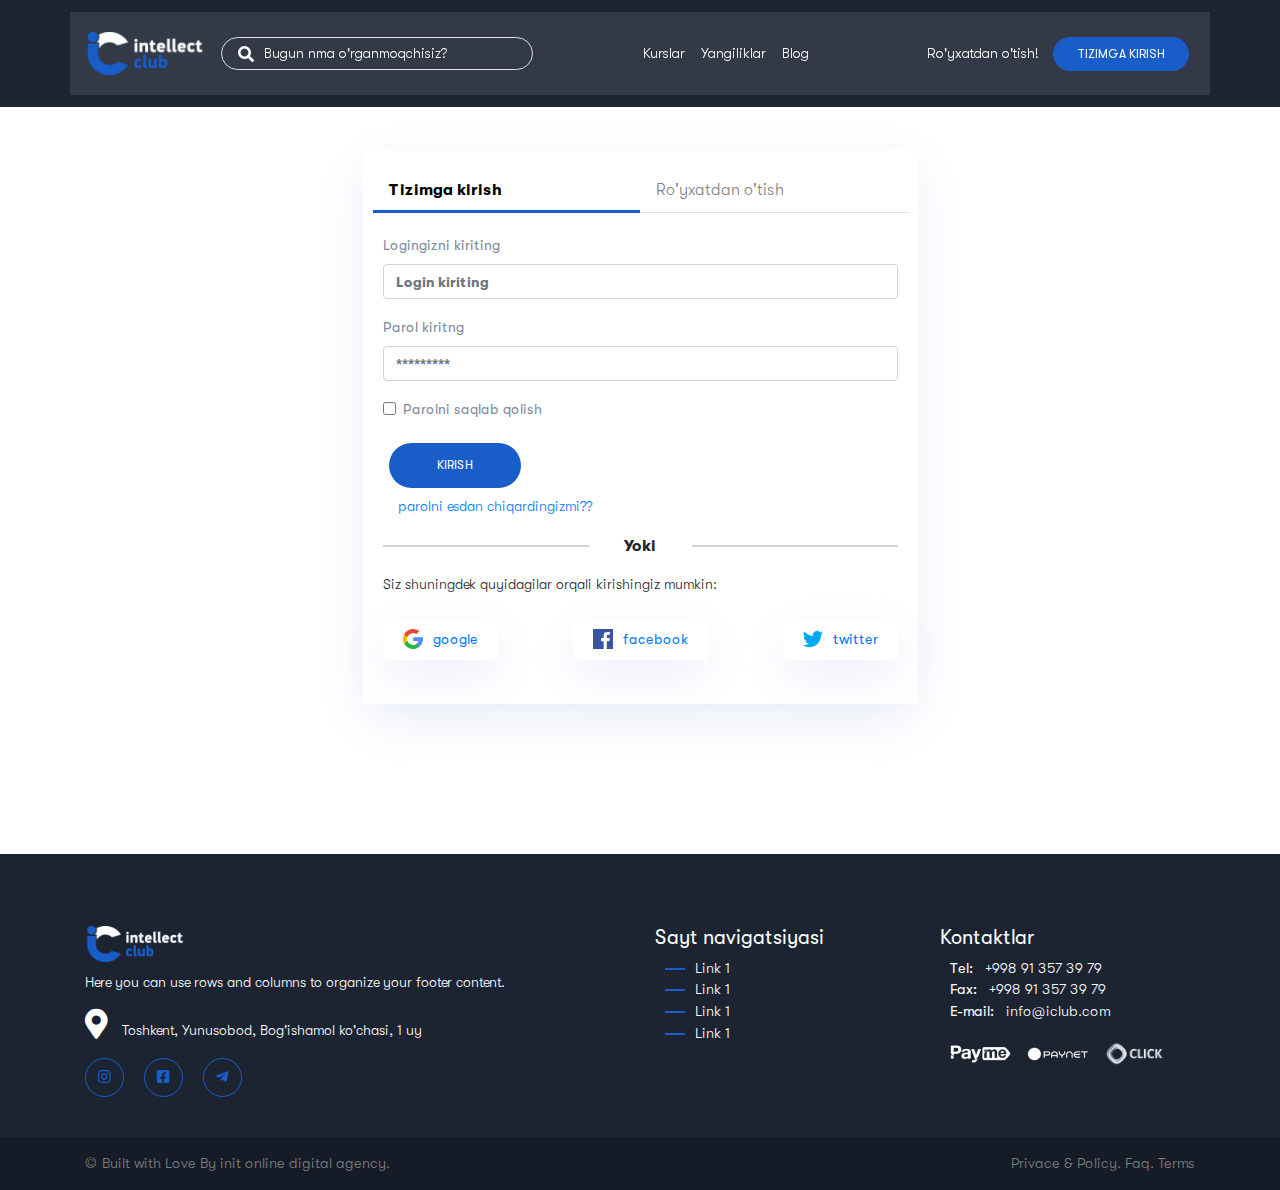
<file: enter.html>
<!DOCTYPE html>
<html lang="en">

<head>
    <meta charset="UTF-8">
    <meta name="viewport" content="width=device-width, initial-scale=1, shrink-to-fit=no">
    <meta http-equiv="x-ua-compatible" content="ie=edge">
    <title>Material Design for Bootstrap</title>
    <!-- MDB icon -->
    <link rel="icon" href="img/mdb-favicon.ico" type="image/x-icon">
    <!-- Font Awesome -->
    <link rel="stylesheet" href="https://use.fontawesome.com/releases/v5.11.2/css/all.css">
    <link rel="stylesheet" href="https://use.fontawesome.com/releases/v5.14.0/css/all.css"
        integrity="sha384-HzLeBuhoNPvSl5KYnjx0BT+WB0QEEqLprO+NBkkk5gbc67FTaL7XIGa2w1L0Xbgc" crossorigin="anonymous">
    <!-- Google Fonts Roboto -->
    <link rel="stylesheet" href="https://fonts.googleapis.com/css?family=Roboto:300,400,500,700&display=swap">
    <!-- Bootstrap core CSS -->
    <link rel="stylesheet" href="css/bootstrap.min.css">
    <!-- Material Design Bootstrap -->
    <link rel="stylesheet" href="css/mdb.min.css">

    <!-- Owl carousel -->
    <link rel="stylesheet" href="https://cdnjs.cloudflare.com/ajax/libs/OwlCarousel2/2.3.4/assets/owl.carousel.min.css"
        integrity="sha512-tS3S5qG0BlhnQROyJXvNjeEM4UpMXHrQfTGmbQ1gKmelCxlSEBUaxhRBj/EFTzpbP4RVSrpEikbmdJobCvhE3g=="
        crossorigin="anonymous" />
    <link rel="stylesheet" href="https://cdnjs.cloudflare.com/ajax/libs/OwlCarousel2/2.3.4/assets/owl.theme.default.css"
        integrity="sha512-OTcub78R3msOCtY3Tc6FzeDJ8N9qvQn1Ph49ou13xgA9VsH9+LRxoFU6EqLhW4+PKRfU+/HReXmSZXHEkpYoOA=="
        crossorigin="anonymous" />


    <!-- Your custom styles (optional) -->
    <link rel="stylesheet" href="css/style.css">
    <link rel="stylesheet" href="font/font/stylesheet.css">


</head>

<body>


    <div class="enter">

        <div class="header-section mb-5">

            <!-- Navbar -->
            <nav class="navbar fixed-top navbar-expand-lg navbar-dark scrolling-navbar wow fadeInDown">
                <div class="container inner-box" id="nav-inner-box">

                    <!-- Brand -->
                    <a class="navbar-brand" href="#!" target="_blank">

                        <img src="./img/logo_icon/logo_icon@2x.png" alt="logo">
                    </a>

                    <!-- Collapse -->
                    <button class="navbar-toggler" type="button" data-toggle="collapse"
                        data-target="#navbarSupportedContent" aria-controls="navbarSupportedContent"
                        aria-expanded="false" aria-label="Toggle navigation">
                        <i class="fas fa-bars"></i>
                    </button>

                    <!-- Links -->
                    <div class="collapse navbar-collapse" id="navbarSupportedContent">

                        <!-- Left -->
                        <ul class="navbar-nav mr-auto">
                            <li class="nav-item border search-box   border-light rounded-pill pl-3 pr-5">

                                <form action="#!">
                                    <i class="fa fa-search"></i>
                                    <input type="text" placeholder="Bugun nma o'rganmoqchisiz?">
                                </form>


                        </ul>

                        <!-- Right -->
                        <ul class="navbar-nav m-auto ">

                            <li class="nav-item  d-flex justify-content-center">
                                <a class="nav-link" href="/allCourses.html">Kurslar</a>
                            </li>
                            <li class="nav-item  d-flex justify-content-center">
                                <a class="nav-link" href="/allnews.html">Yangiliklar</a>
                            </li>
                            <li class="nav-item  d-flex justify-content-center">
                                <a class="nav-link" href="/backend.html">Blog</a>
                            </li>
                        </ul>
                        <ul class="navbar-nav ml-auto d-flex align-items-center justify-content-end mr-0 pr-0">
                            </li>
                            <li class="nav-item">
                                <a class="nav-link" href="/enter.html">Ro'yxatdan o'tish!</a>
                            </li>
                            <li class="nav-item">
                                <a class="nav-link btn btn-indigo rounded-pill pr-4 pl-4 pt-2 pb-2 "
                                    href="/enter.html">Tizimga
                                    kirish</a>
                            </li>

                        </ul>

                    </div>

                </div>
            </nav>
            <!-- Navbar -->




        </div>


        <div class="container main-box wow zoomIn">
            <div class="col-sm-12 col-md-8 col-lg-6 item-box">
                <ul class="nav nav-tabs" id="myTab" role="tablist">
                    <li class="nav-item">
                        <a class="nav-link active" id="home-tab" data-toggle="tab" href="#home" role="tab"
                            aria-controls="home" aria-selected="true">Tizimga kirish</a>
                    </li>
                    <li class="nav-item">
                        <a class="nav-link" id="profile-tab" data-toggle="tab" href="#profile" role="tab"
                            aria-controls="profile" aria-selected="false">Ro'yxatdan o'tish</a>
                    </li>

                </ul>
                <div class="tab-content" id="myTabContent">
                    <div class="tab-pane fade show active left-item" id="home" role="tabpanel"
                        aria-labelledby="home-tab">

                        <form action="#!" class="needs-validation" novalidate>


                            <div class="col mb-3 p-0">
                                <label for="login">Logingizni kiriting</label>
                                <input type="text" class="form-control" id="login" placeholder="Login kiriting"
                                    required>
                                <div class="valid-feedback">
                                    Looks good!
                                </div>
                            </div>
                            <div class="col mb-3 p-0">
                                <label for="pass">Parol kiritng</label>
                                <input type="password" class="form-control" id="pass" placeholder="*********" required>
                                <div class="valid-feedback">
                                    Looks good!
                                </div>
                            </div>
                            <div class="form-group">
                                <div class="form-check">
                                    <input class="form-check-input" type="checkbox" value="" id="invalidCheck">
                                    <label class="form-check-label" for="invalidCheck">
                                        Parolni saqlab qolish
                                    </label>
                                    <div class="invalid-feedback">
                                        You must agree before submitting.
                                    </div>
                                </div>
                            </div>
                            <button type="submit"
                                class="btn btn-indigo rounded-pill px-5 text-uppercase">kirish</button>
                            <div class="col">
                                <a href="#!">parolni esdan chiqardingizmi??</a>
                            </div>

                            <div class="my-3 line-or">
                                <span></span>
                                <div>Yoki</div>
                                <span></span>
                            </div>

                            <p>Siz shuningdek quyidagilar orqali kirishingiz mumkin:</p>

                            <ul class="col sot-box my-4">
                                <li> <a href="#!"><img src="./img/пщщпду.svg" alt="google"> google</a></li>
                                <li> <a href="#!"><img src="./img/facebook.svg" alt="facebook"> facebook</a></li>
                                <li> <a href="#!"><img src="./img/twitter.svg" alt="twitter"> twitter</a></li>
                            </ul>

                        </form>

                    </div>
                    <div class="tab-pane fade left-item" id="profile" role="tabpanel" aria-labelledby="profile-tab">


                        <form action="#!" class="needs-validation" novalidate>
                            <p class="mb-3"><b>Siz quyidagilar orqali kirishingiz mumkin:</b></p>

                            <ul class="col sot-box my-4">
                                <li> <a href="#!"><img src="./img/пщщпду.svg" alt="google"> google</a></li>
                                <li> <a href="#!"><img src="./img/facebook.svg" alt="facebook"> facebook</a></li>
                                <li> <a href="#!"><img src="./img/twitter.svg" alt="twitter"> twitter</a></li>
                            </ul>
                            <p class="under-item">Ijtimoiy tarmoqlardan foydalanish uchun ro'yxatdan o'tish minimal
                                vaqtni
                                oladi. Yangi parollarni yaratishingiz va eslab qolishingiz shart emas. Barcha
                                ma'lumotlar
                                sir saqlanadi.</p>
                            <div class="my-3 line-or">
                                <span></span>
                                <div>Yoki</div>
                                <span></span>
                            </div>
                            <p><b>Telefon raqamingiz yoki elektron pochtangiz yordamida ro'yxatdan o'ting</b></p>
                            <div class="row">
                                <div class="col-md-6 col-sm-12 mb-3">
                                    <label for="name">Ismingizni kiriting</label>
                                    <input type="text" class="form-control" id="name" placeholder="Ismingizni kiriting"
                                        required>
                                    <div class="valid-feedback">
                                        Looks good!
                                    </div>
                                </div>
                                <div class="col-md-6 col-sm-12 mb-3">
                                    <label for="s-name">Familiyangizni kiriting</label>
                                    <input type="text" class="form-control" id="s-name"
                                        placeholder="Familiyangizni kiriting" required>
                                    <div class="valid-feedback">
                                        Looks good!
                                    </div>
                                </div>
                            </div>

                            <div class="col p-0 mb-3">
                                <label for="tel">Telefon nomeringizni kiriting</label>
                                <input type="text" class="form-control" id="tel" inputmode="tel"
                                    placeholder="+ 998 (**) *** ** **" required>
                                <div class="valid-feedback">
                                    Looks good!
                                </div>
                            </div>

                            <div class="row mb-3">
                                <div class="col-md-6 col-sm-12">
                                    <label for="pass">Parol kiritng</label>
                                    <input type="password" class="form-control" id="pass" placeholder="*********"
                                        required>
                                    <div class="valid-feedback">
                                        Looks good!
                                    </div>
                                </div>
                                <div class="col-md-6 col-sm-12">
                                    <label for="repass">Parolni qayta kiritng</label>
                                    <input type="password" class="form-control" id="repass" placeholder="*********"
                                        required>
                                    <div class="valid-feedback">
                                        Looks good!
                                    </div>
                                </div>
                            </div>




                            <button type="submit"
                                class="btn btn-indigo rounded-pill px-5 text-uppercase">kirish</button>
                        </form>

                    </div>

                </div>
            </div>
        </div>




        <div class="footer wow fadeInUp">
            <!-- Footer -->
            <footer class="page-footer font-small unique-color-dark pt-4">

                <!-- Footer Links -->
                <div class="container text-center text-md-left">

                    <!-- Grid row -->
                    <div class="row py-5">

                        <!-- Grid column -->
                        <div class="col-md-6 mt-md-0 mt-3 one">

                            <!-- Content -->
                            <img src="./img/logo_icon/logo_icon@2x.png" alt="this is logo">


                            <p>Here you can use rows and columns to organize your footer content.</p>

                            <p><i class="fas fa-map-marker-alt"></i> Toshkent, Yunusobod, Bog'ishamol ko'chasi, 1 uy</p>

                            <ul>
                                <li>
                                    <a href="#!"><i class="fab fa-instagram"></i></a>
                                </li>
                                <li>
                                    <a href="#!"><i class="fab fa-facebook-square"></i></a>
                                </li>
                                <li><a href="#!"><i class="fab fa-telegram-plane"></i></a></li>
                            </ul>

                        </div>
                        <!-- Grid column -->

                        <hr class="clearfix w-100 d-md-none pb-3">

                        <!-- Grid column -->
                        <div class="col-md-3 mb-md-0 mb-3 two">

                            <!-- Links -->
                            <h5>Sayt navigatsiyasi</h5>

                            <ul class="list-unstyled">
                                <li>
                                    <a href="#!">
                                        <div></div>
                                        <p>Link 1</p>
                                    </a>
                                </li>
                                <li>
                                    <a href="#!">
                                        <div></div>
                                        <p>Link 1</p>
                                    </a>
                                </li>
                                <li>
                                    <a href="#!">
                                        <div></div>
                                        <p>Link 1</p>
                                    </a>
                                </li>
                                <li>
                                    <a href="#!">
                                        <div></div>
                                        <p>Link 1</p>
                                    </a>
                                </li>
                            </ul>

                        </div>
                        <!-- Grid column -->

                        <!-- Grid column -->
                        <div class="col-md-3 mb-md-0 mb-3 three">

                            <!-- Links -->
                            <h5>Kontaktlar </h5>

                            <ul class="list-unstyled">
                                <li>
                                    <a href="#!"> <b class="pr-2">Tel:</b> +998 91 357 39 79 </a>
                                </li>
                                <li>
                                    <a href="#!"> <b class="pr-2">Fax:</b> +998 91 357 39 79 </a>
                                </li>
                                <li>
                                    <a href="#!"> <b class="pr-2">E-mail:</b> info@iclub.com</a>
                                </li>
                                <li class="last pt-3">
                                    <a href="#!" class="mr-3">
                                        <img src="./img/paymi/BMq2jt7GhE7OyXm3JkFg@2x.png" alt="paymi">
                                    </a>
                                    <a href="#!" class="mr-3">
                                        <img src="./img/paynet/EsZ1oumdZX2GpyRxd7XH@2x.png" alt="paynet">
                                    </a>
                                    <a href="#!" class="mr-3">
                                        <img src="./img/ccccc/H3s2zhpLGXUtuXbfBBnU@2x.png" alt="click">
                                    </a>
                                </li>
                            </ul>

                        </div>
                        <!-- Grid column -->

                    </div>
                    <!-- Grid row -->

                </div>
                <!-- Footer Links -->

                <!-- Copyright -->
                <div class="footer-copyright py-3 under-footer">
                    <div class="container d-flex w-100  justify-content-between">
                        <p>© Built with Love By init online digital agency.</p>
                        <p>Privace & Policy. Faq. Terms</p>
                    </div>
                </div>
                <!-- Copyright -->

            </footer>
            <!-- Footer -->
        </div>

    </div>

    <!-- End your project here-->

    <!-- jQuery -->
    <script type="text/javascript" src="js/jquery.min.js"></script>
    <!-- Bootstrap tooltips -->
    <script type="text/javascript" src="js/popper.min.js"></script>
    <!-- Bootstrap core JavaScript -->
    <script type="text/javascript" src="js/bootstrap.min.js"></script>
    <!-- MDB core JavaScript -->
    <script type="text/javascript" src="js/mdb.min.js"></script>
    <!-- Owl js -->
    <script src="https://cdnjs.cloudflare.com/ajax/libs/OwlCarousel2/2.3.4/owl.carousel.min.js"
        integrity="sha512-bPs7Ae6pVvhOSiIcyUClR7/q2OAsRiovw4vAkX+zJbw3ShAeeqezq50RIIcIURq7Oa20rW2n2q+fyXBNcU9lrw=="
        crossorigin="anonymous"></script>
    <!-- Your custom scripts (optional) -->
    <script type="text/javascript" src="js/main.js"></script>
    <script>
        $( document ).ready( function () {
            new WOW().init();
        } );
    </script>

</body>

</html>
</file>
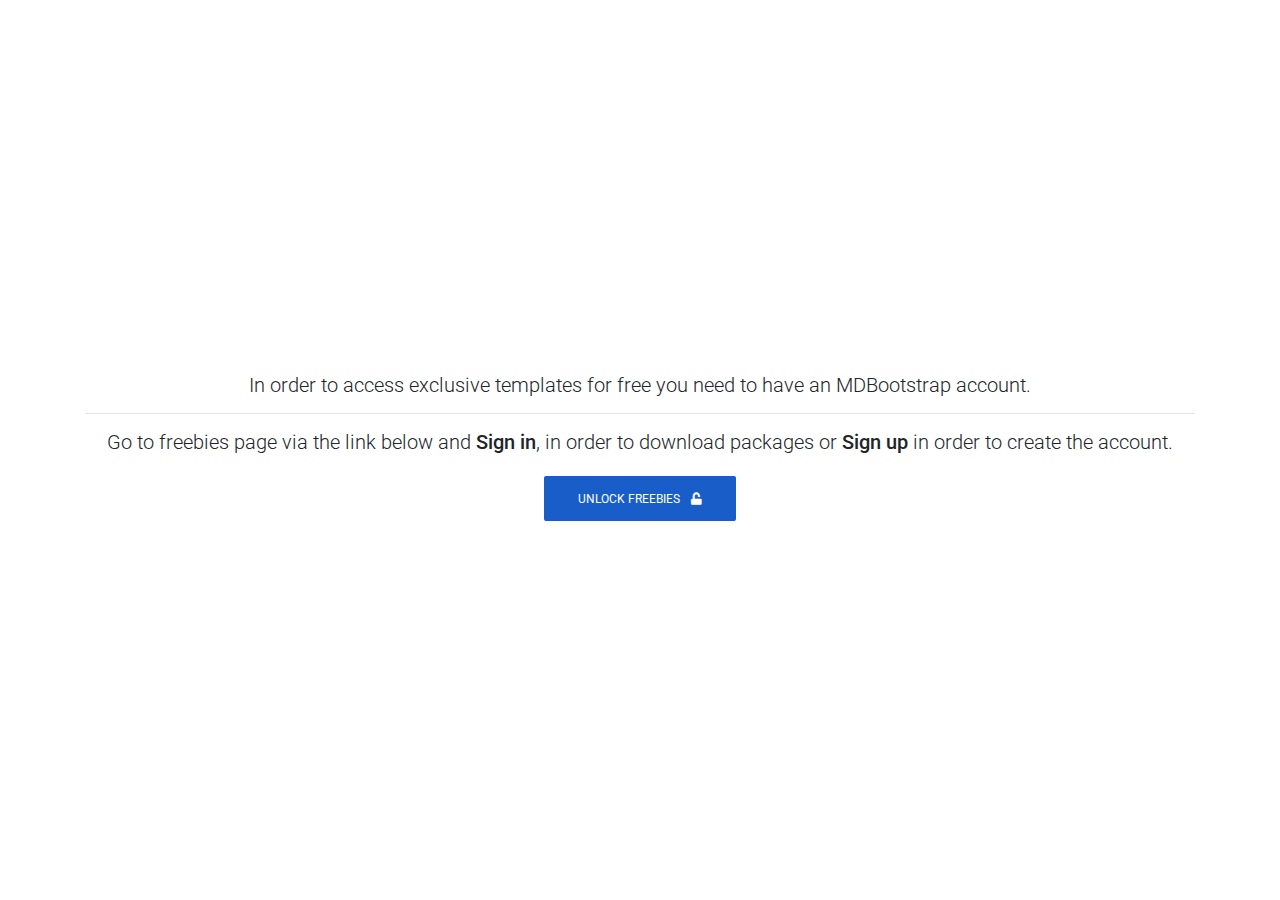
<file: exclusive-templates/unlock-exclusive-freebies.html>
<!DOCTYPE html>
<html lang="en">

<head>
  <meta charset="UTF-8">
  <meta name="viewport" content="width=device-width, initial-scale=1, shrink-to-fit=no">
  <meta http-equiv="x-ua-compatible" content="ie=edge">
  <title>Material Design for Bootstrap</title>
  <!-- MDB icon -->
  <link rel="icon" href="../img/mdb-favicon.ico" type="image/x-icon">
  <!-- Font Awesome -->
  <link rel="stylesheet" href="https://use.fontawesome.com/releases/v5.11.2/css/all.css">
  <!-- Google Fonts Roboto -->
  <link rel="stylesheet" href="https://fonts.googleapis.com/css?family=Roboto:300,400,500,700&display=swap">
  <!-- Bootstrap core CSS -->
  <link rel="stylesheet" href="../css/bootstrap.min.css">
  <!-- Material Design Bootstrap -->
  <link rel="stylesheet" href="../css/mdb.min.css">
  <!-- Your custom styles (optional) -->
  <link rel="stylesheet" href="../css/style.css">
</head>

<body>

  <!-- Start your project here-->
  <div class="d-flex align-items-center" style="height:100vh">
    <div class="container text-center">
      <h5 class="animated fadeIn mb-3">In order to access exclusive templates for free you need to have an MDBootstrap
        account.</h5>
        <hr>
      <h5 class="animated fadeIn mb-3">Go to freebies page via the link below and <strong>Sign in</strong>, in order to
        download packages or <strong>Sign up</strong> in order to create the account.</h5>
        <a href="https://mdbootstrap.com/freebies/?utm_campaign=ExclusiveFreebies&utm_source=jQuery" class="btn btn-primary">Unlock freebies <i class="fas fa-unlock ml-2"></i></a>

    </div>
  </div>
  <!-- End your project here-->

  <!-- jQuery -->
  <script type="text/javascript" src="../js/jquery.min.js"></script>
  <!-- Bootstrap tooltips -->
  <script type="text/javascript" src="../js/popper.min.js"></script>
  <!-- Bootstrap core JavaScript -->
  <script type="text/javascript" src="../js/bootstrap.min.js"></script>
  <!-- MDB core JavaScript -->
  <script type="text/javascript" src="../js/mdb.min.js"></script>
  <!-- Your custom scripts (optional) -->
  <script type="text/javascript"></script>

</body>

</html>
</file>
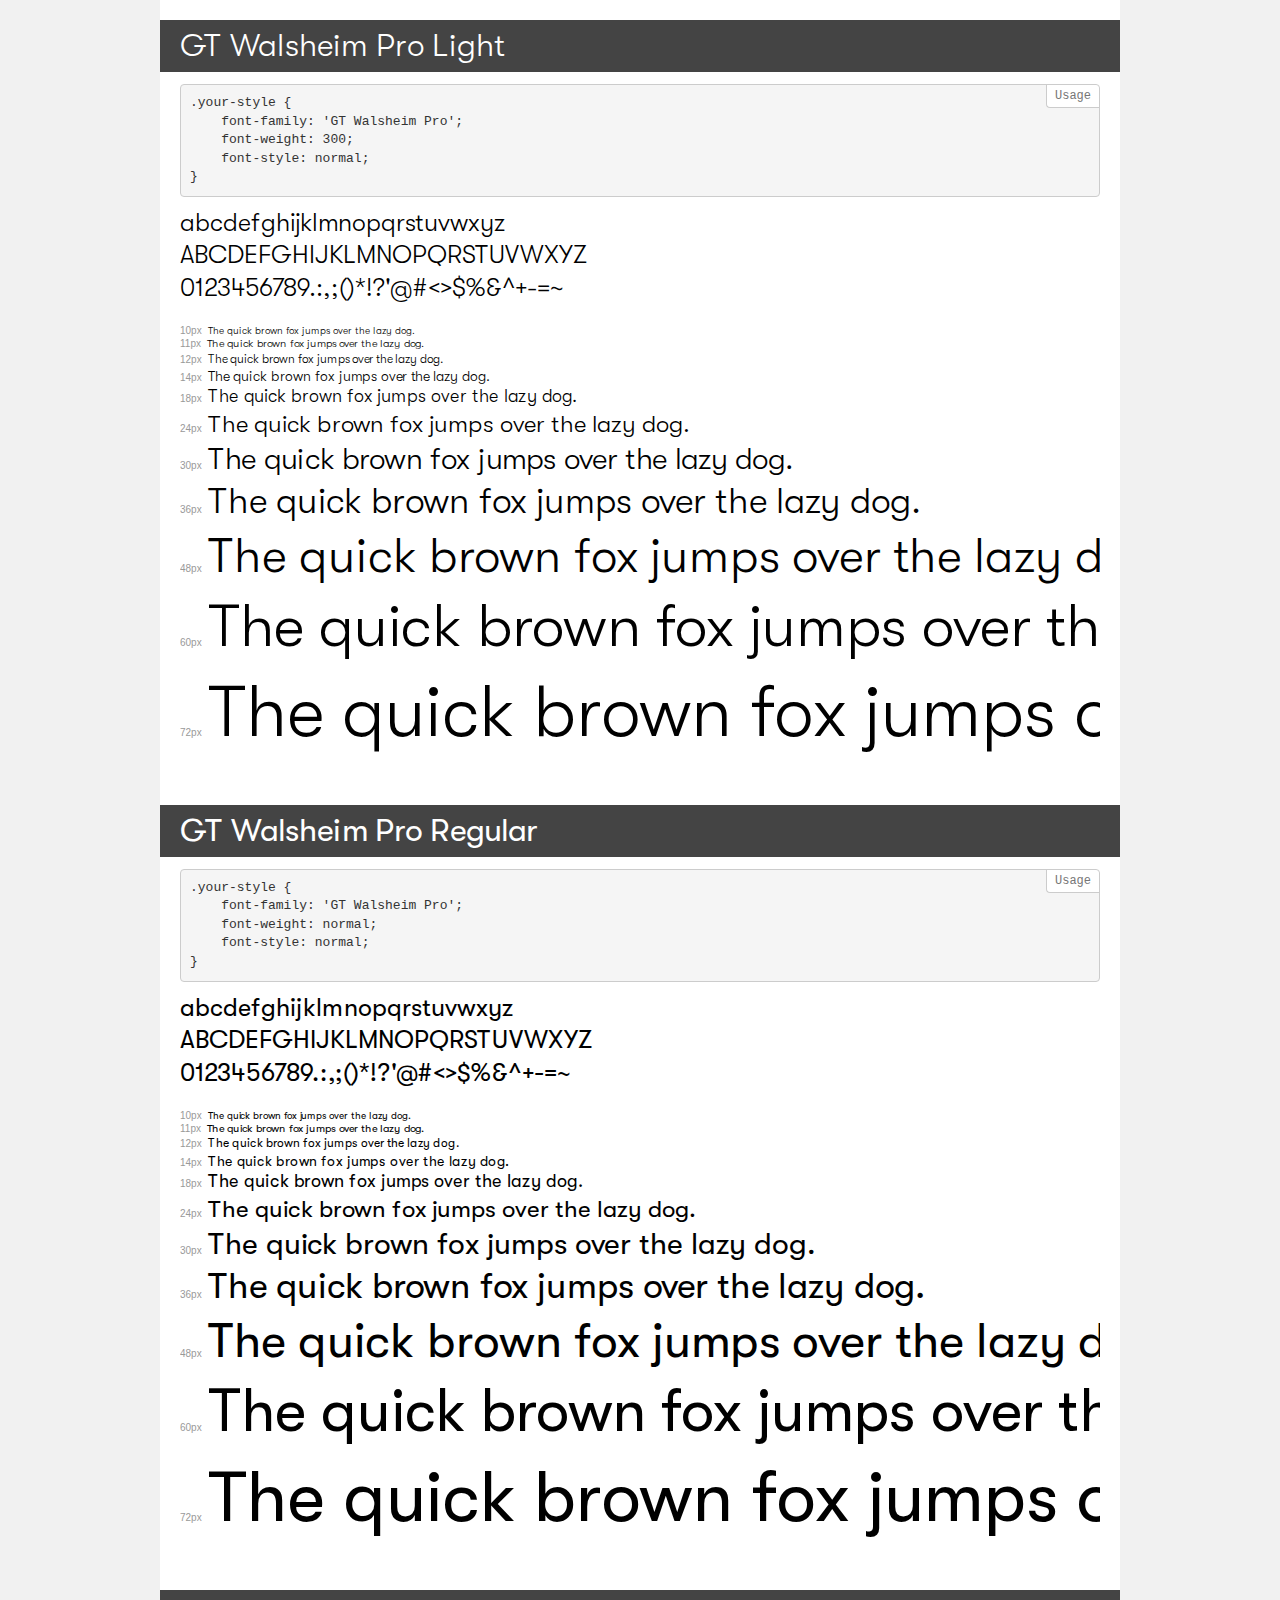
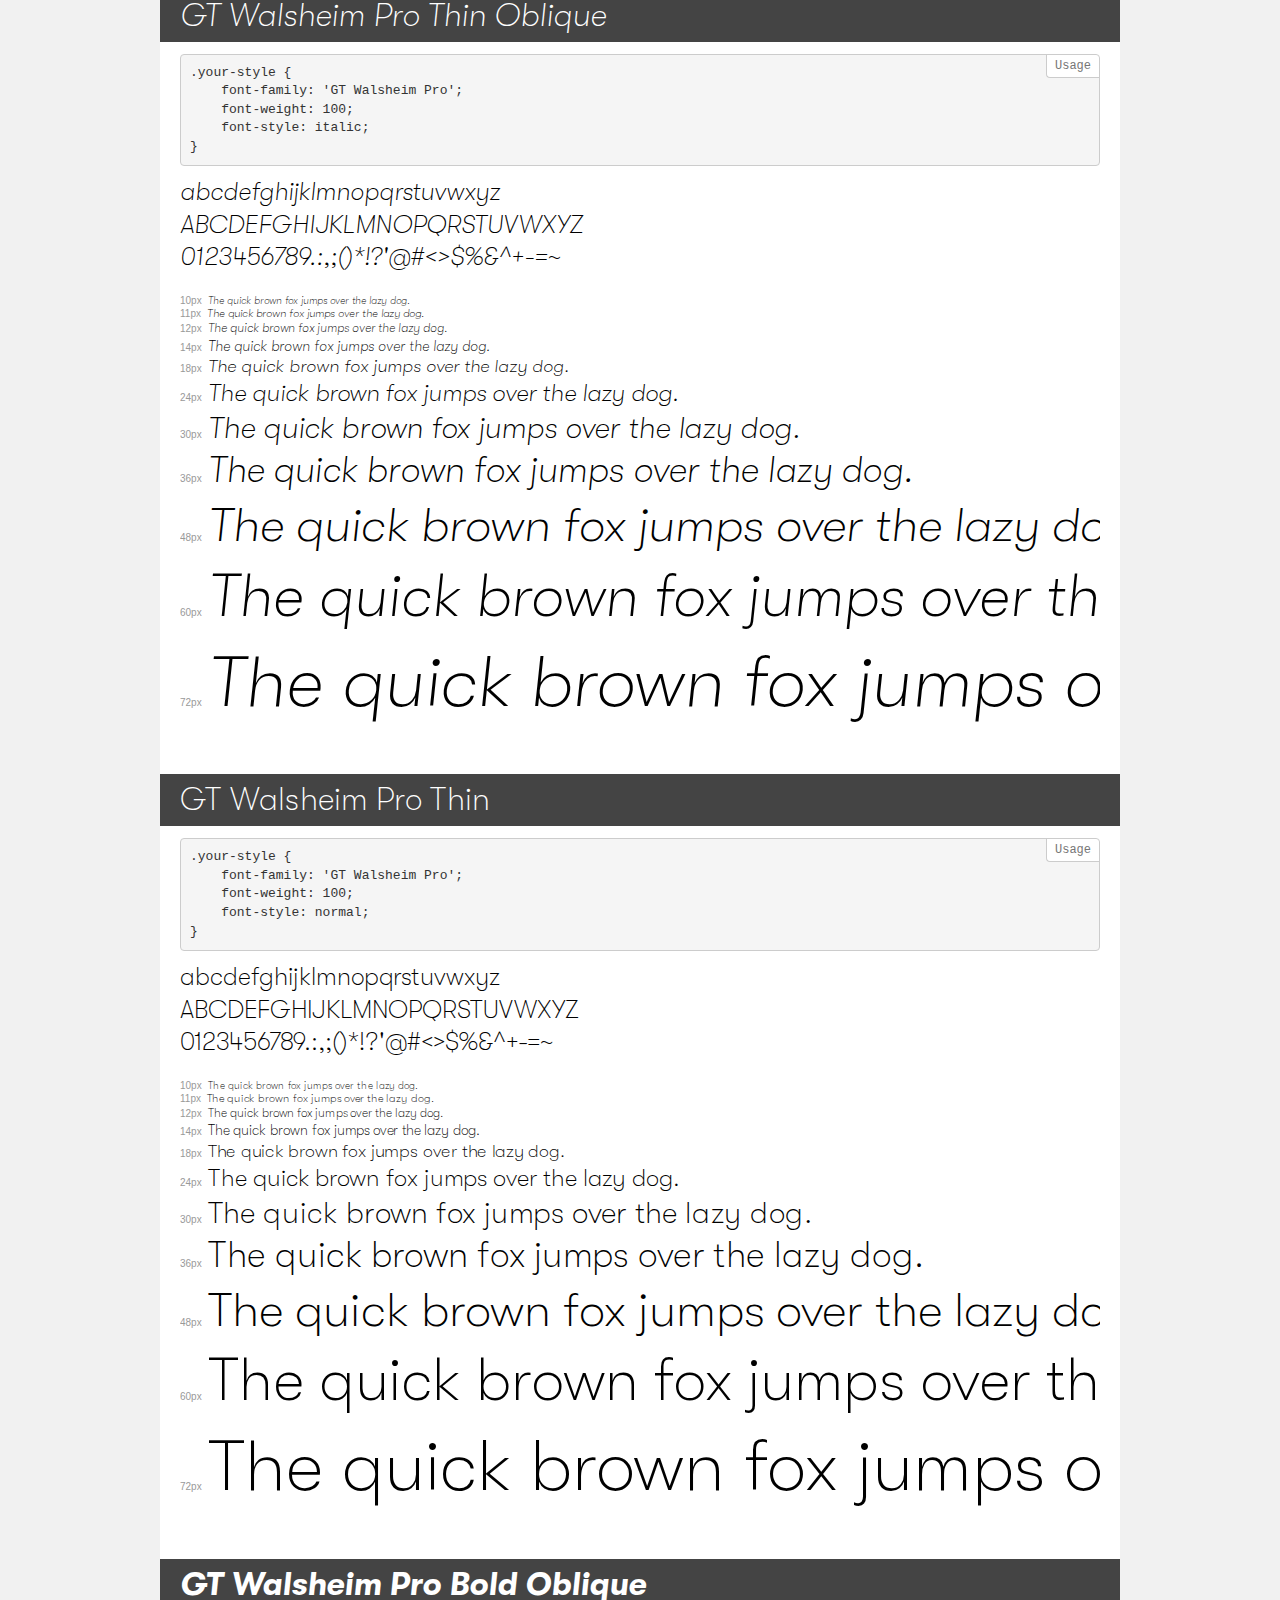
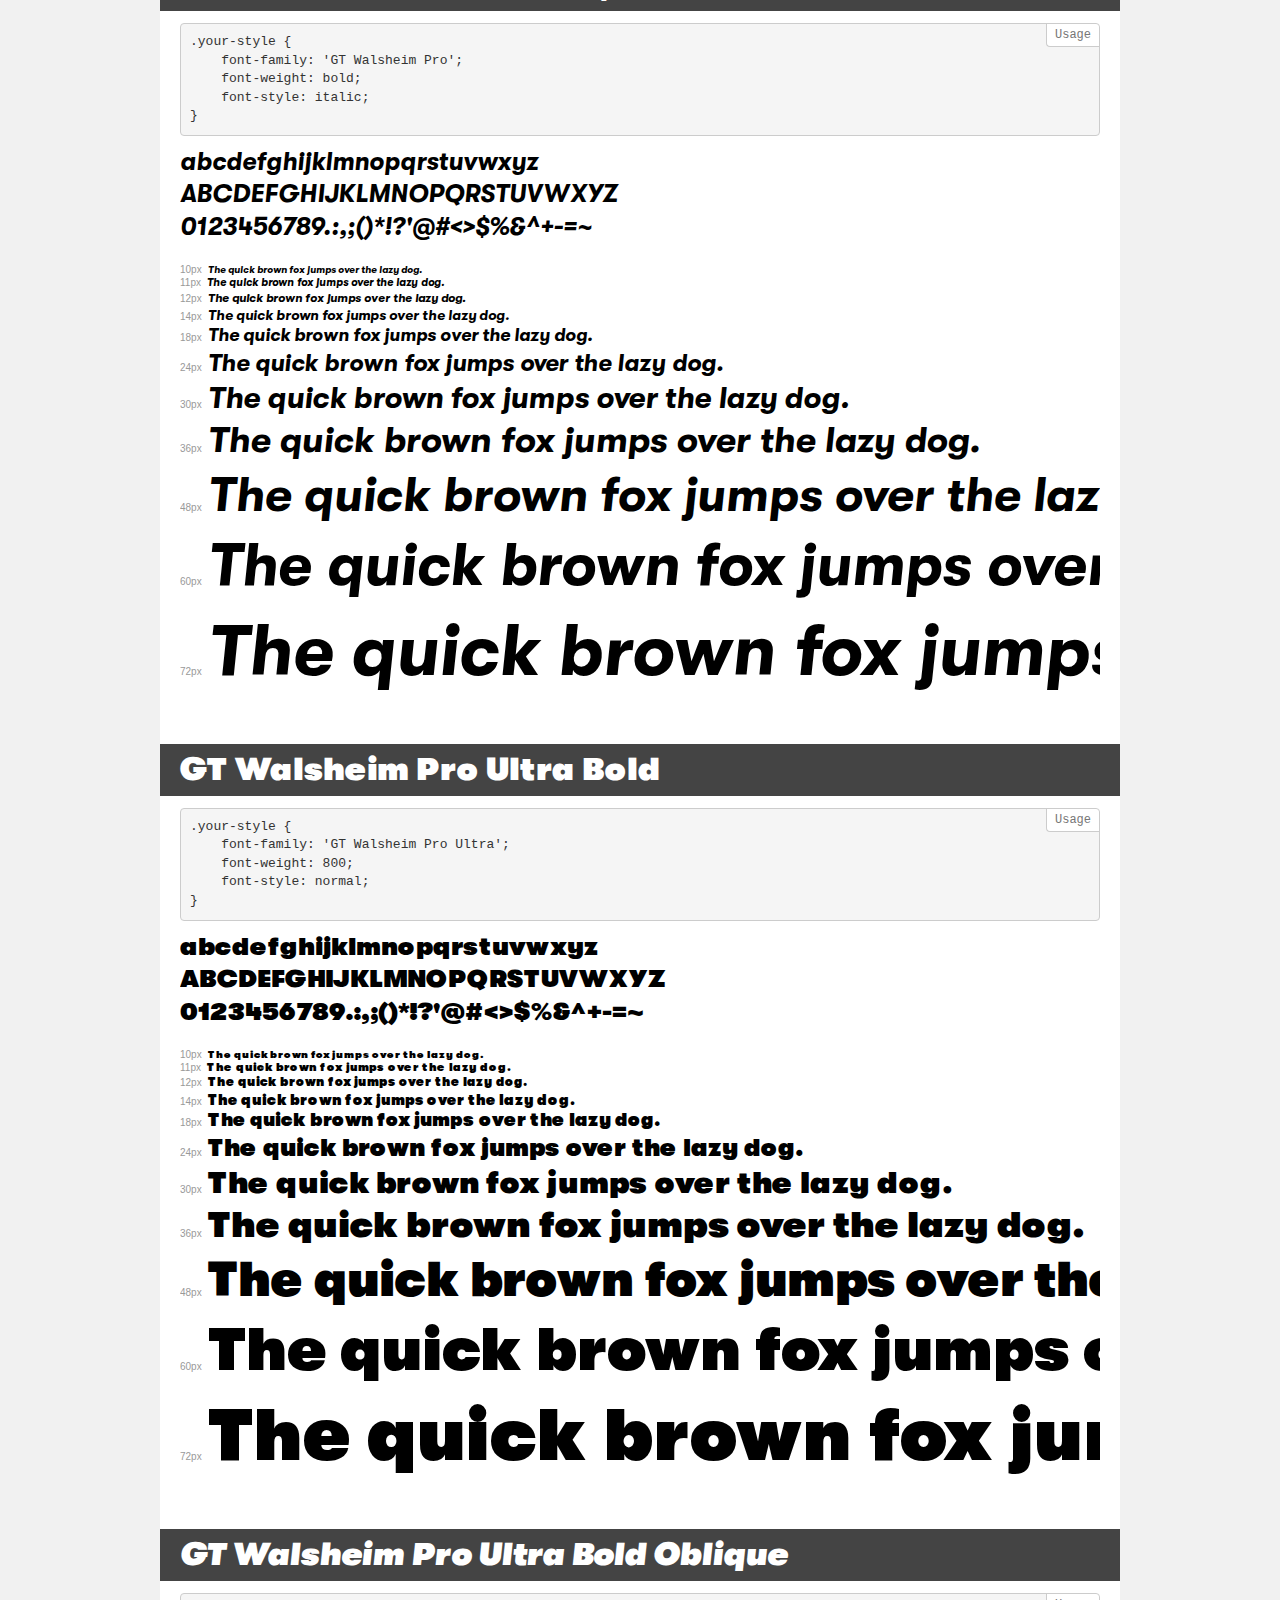
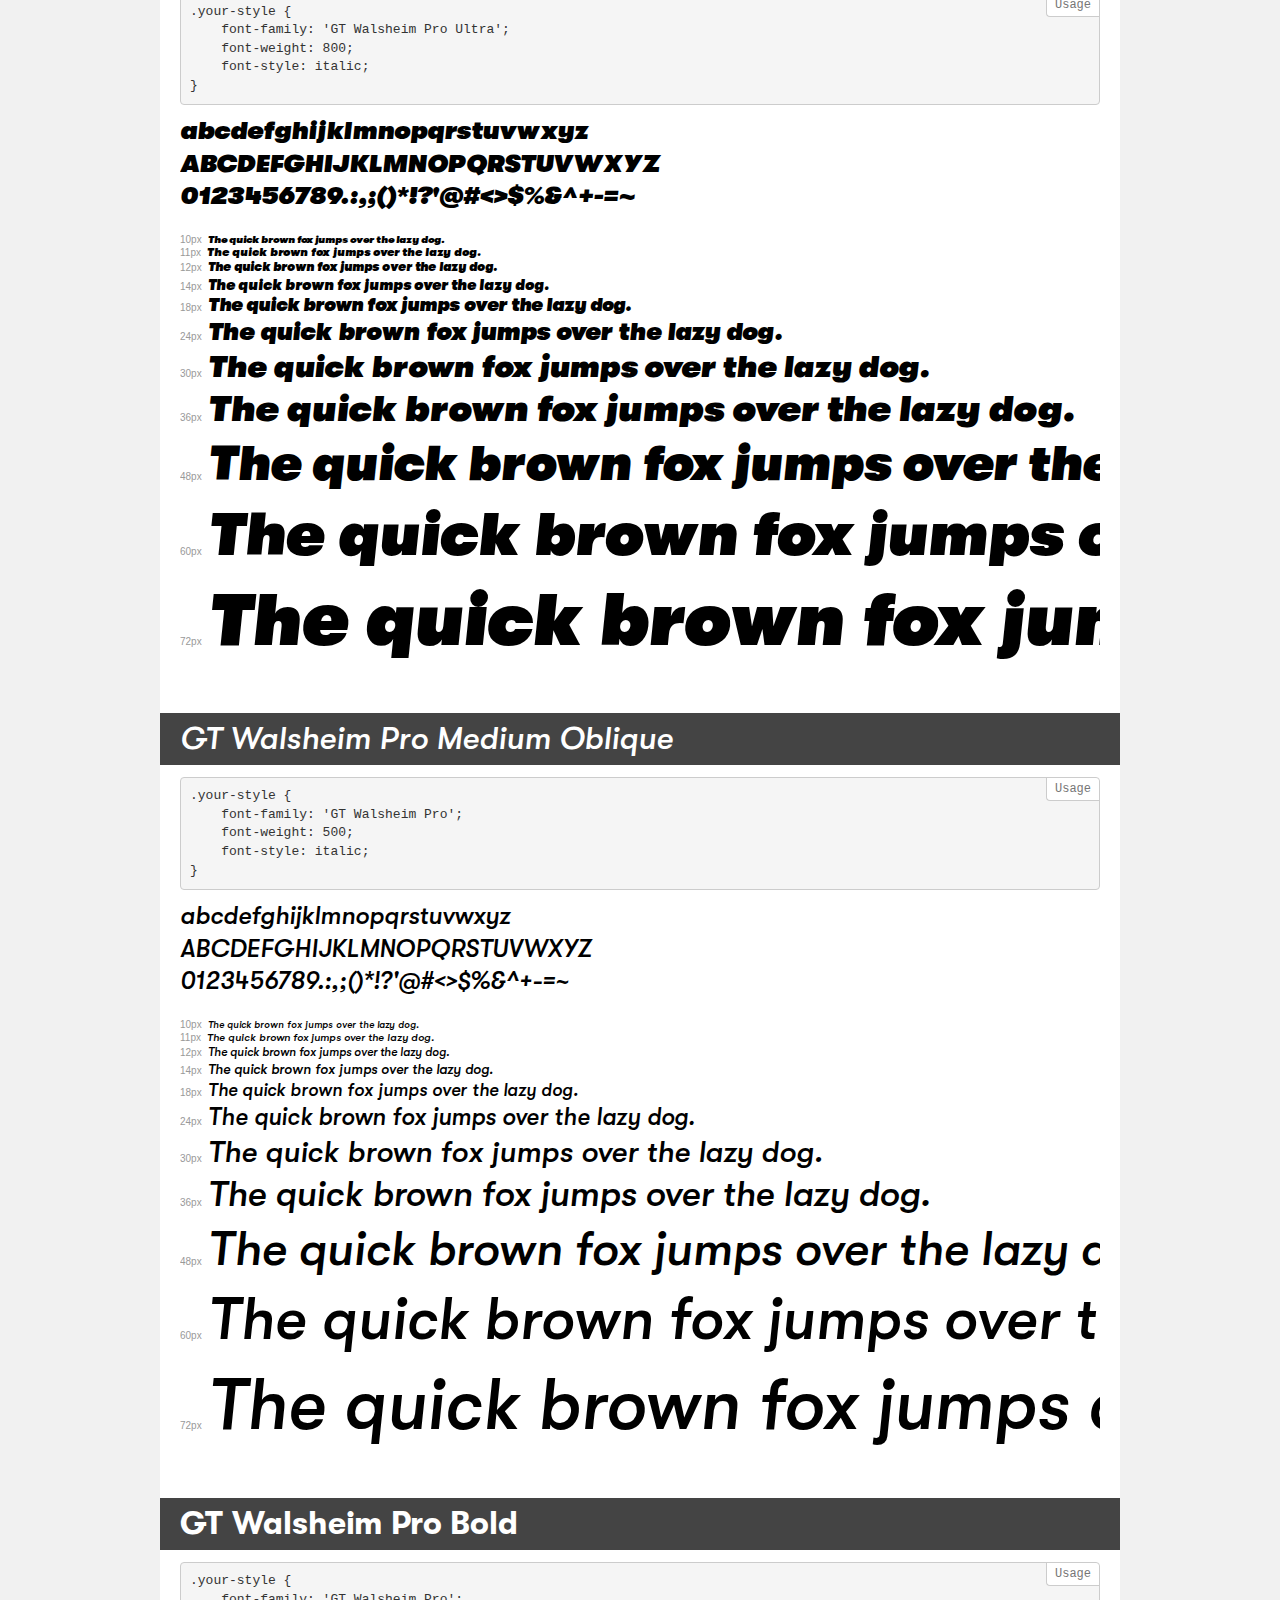
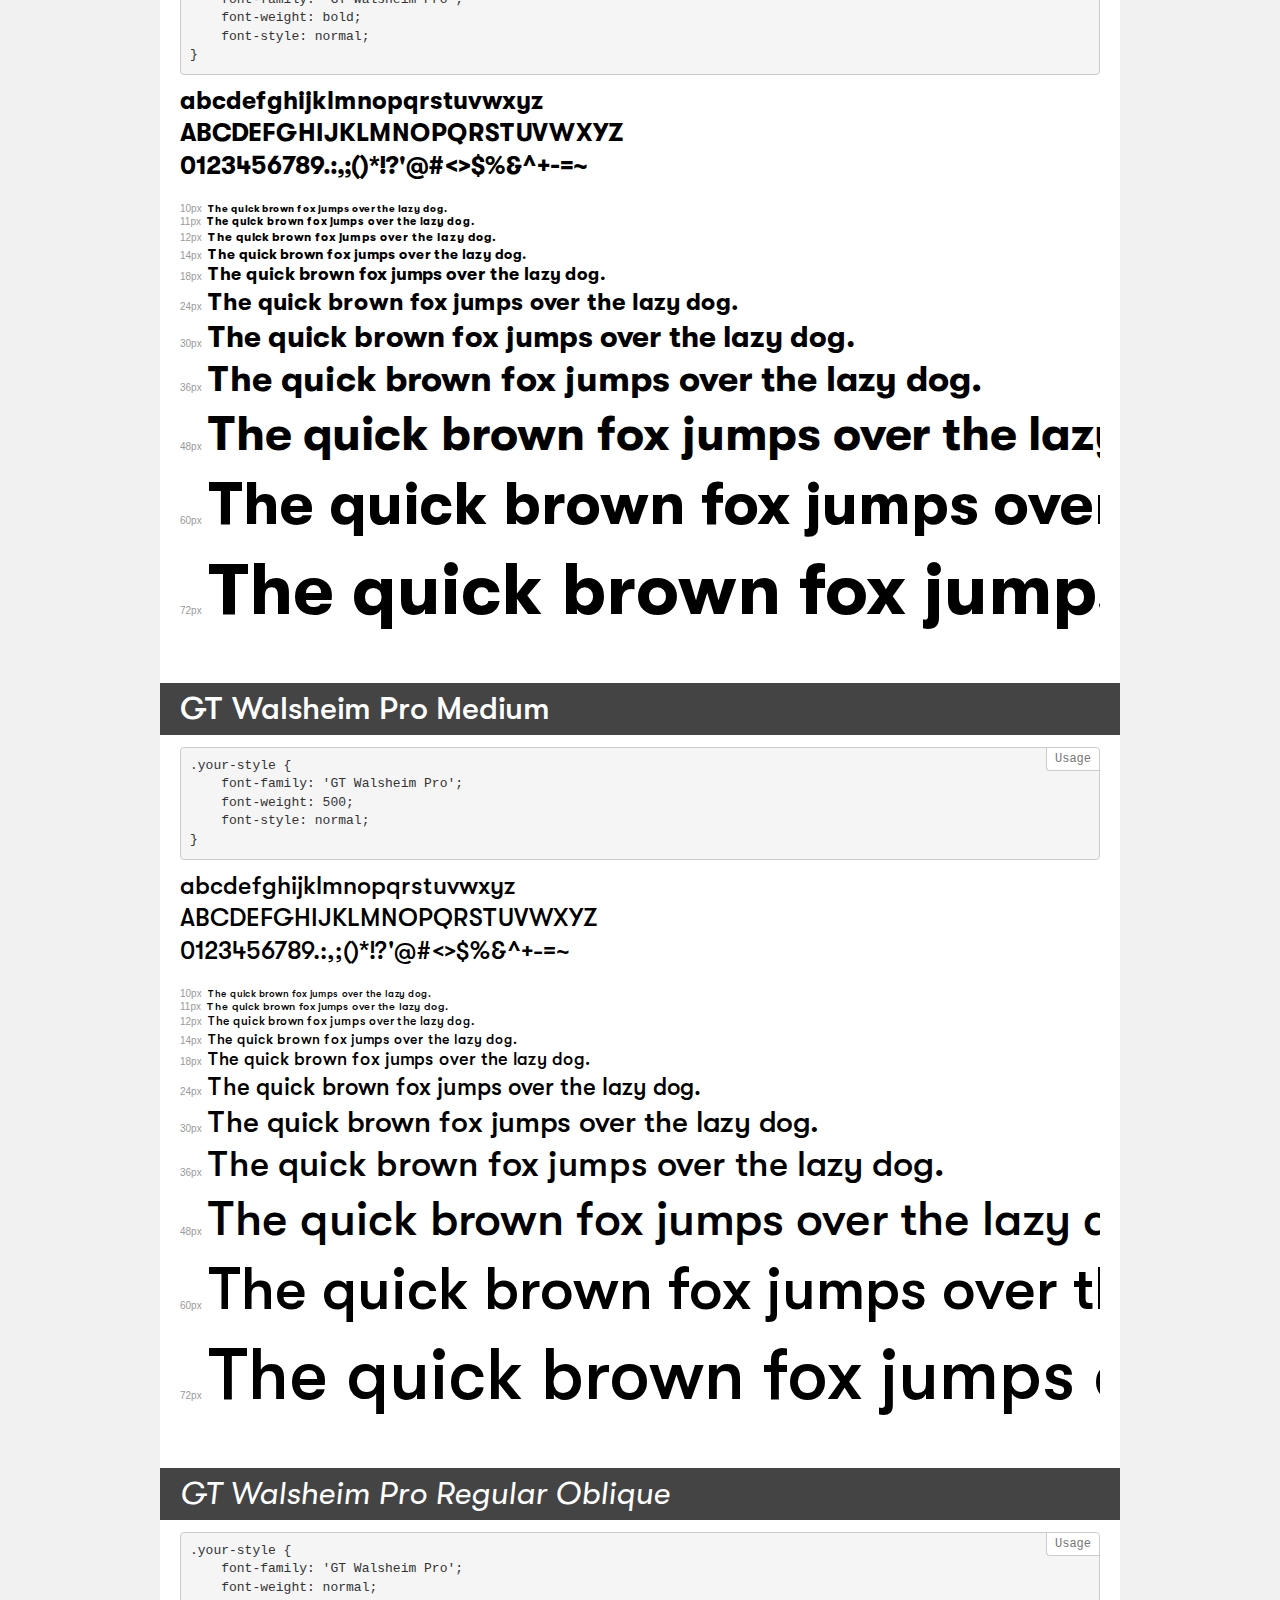
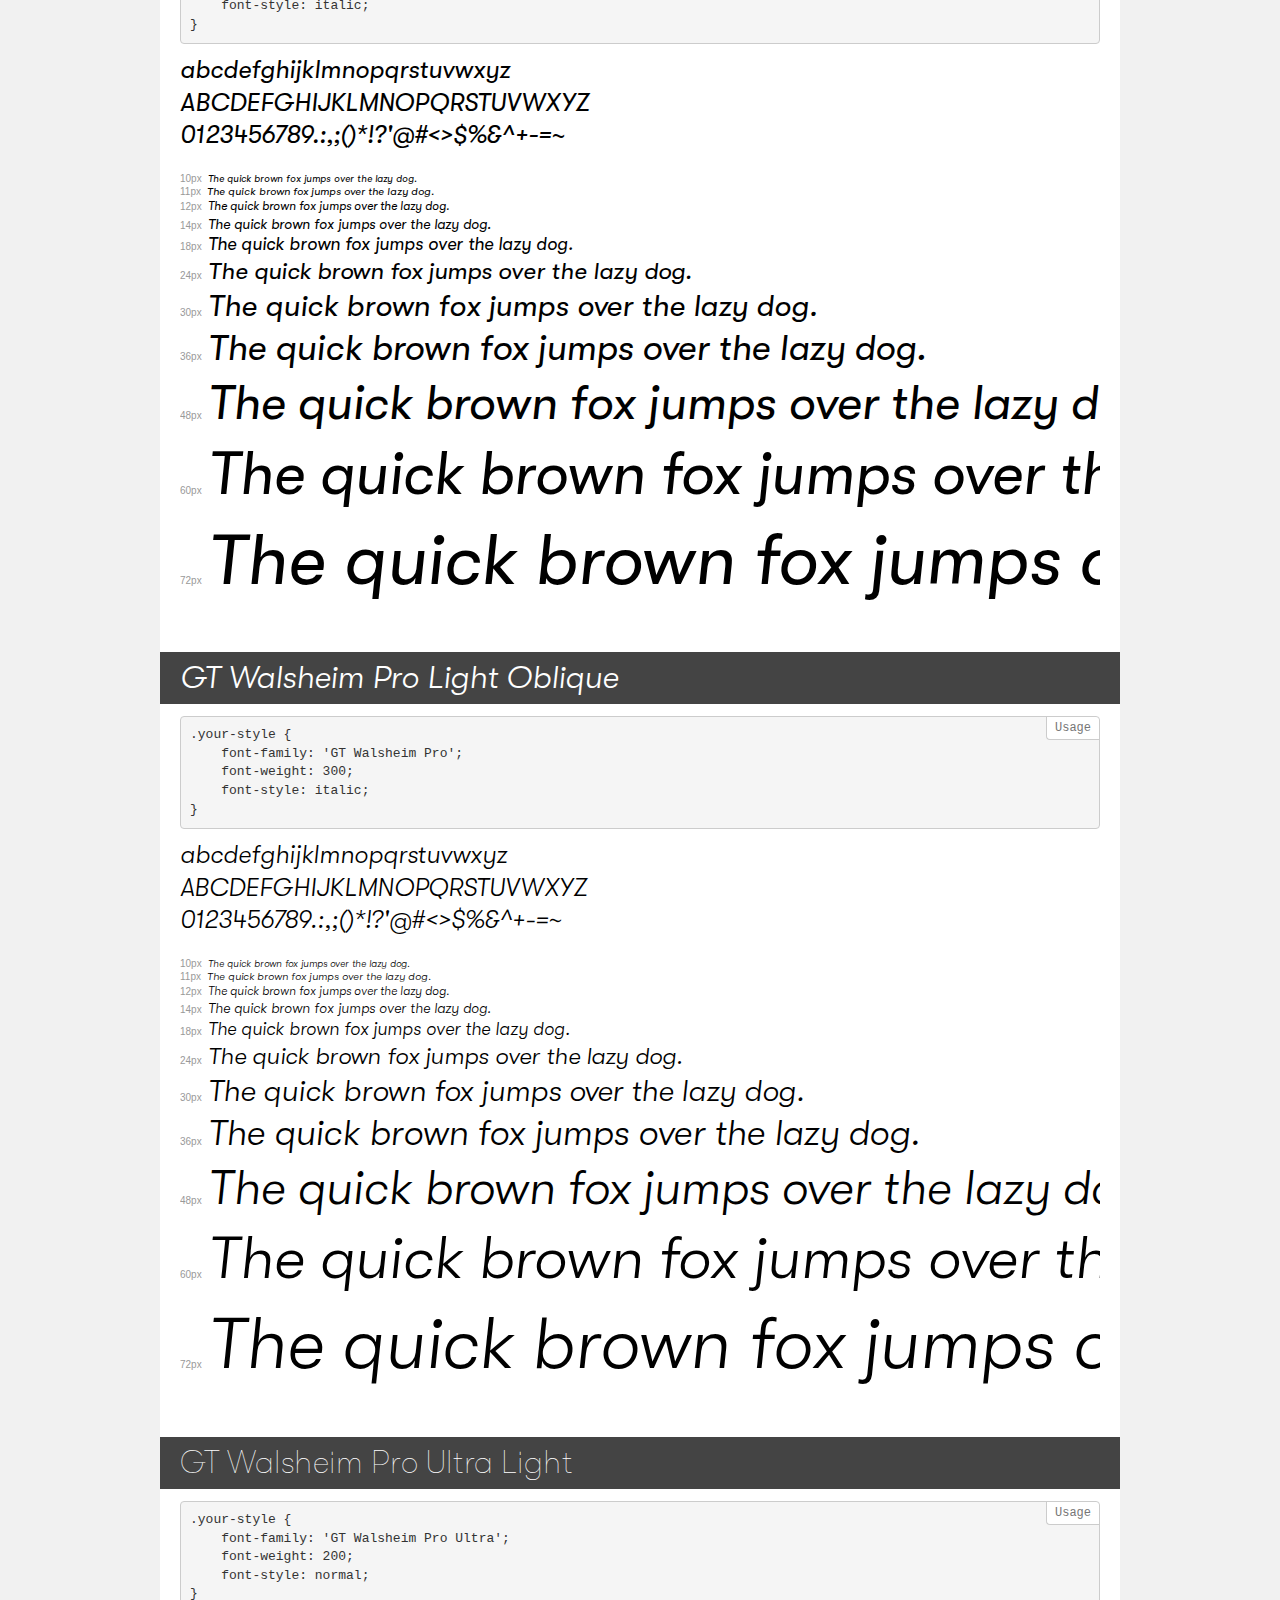
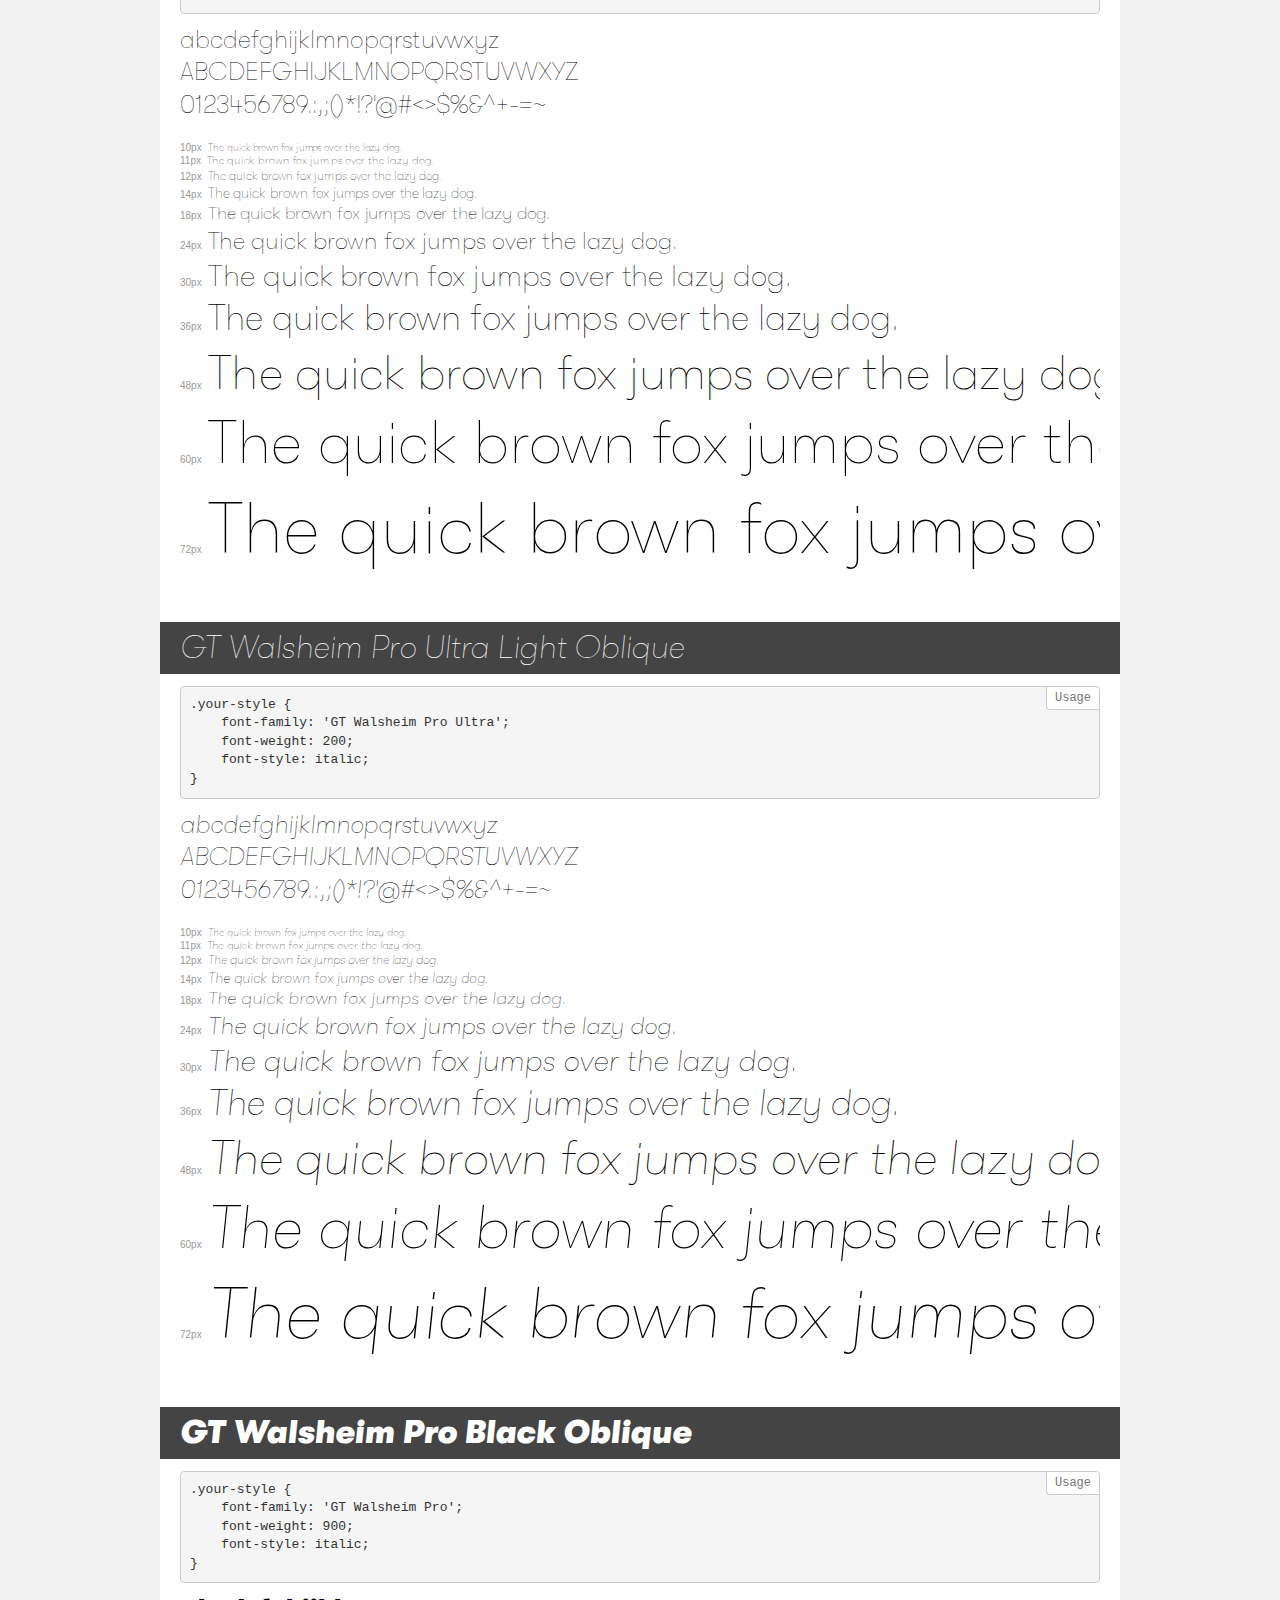
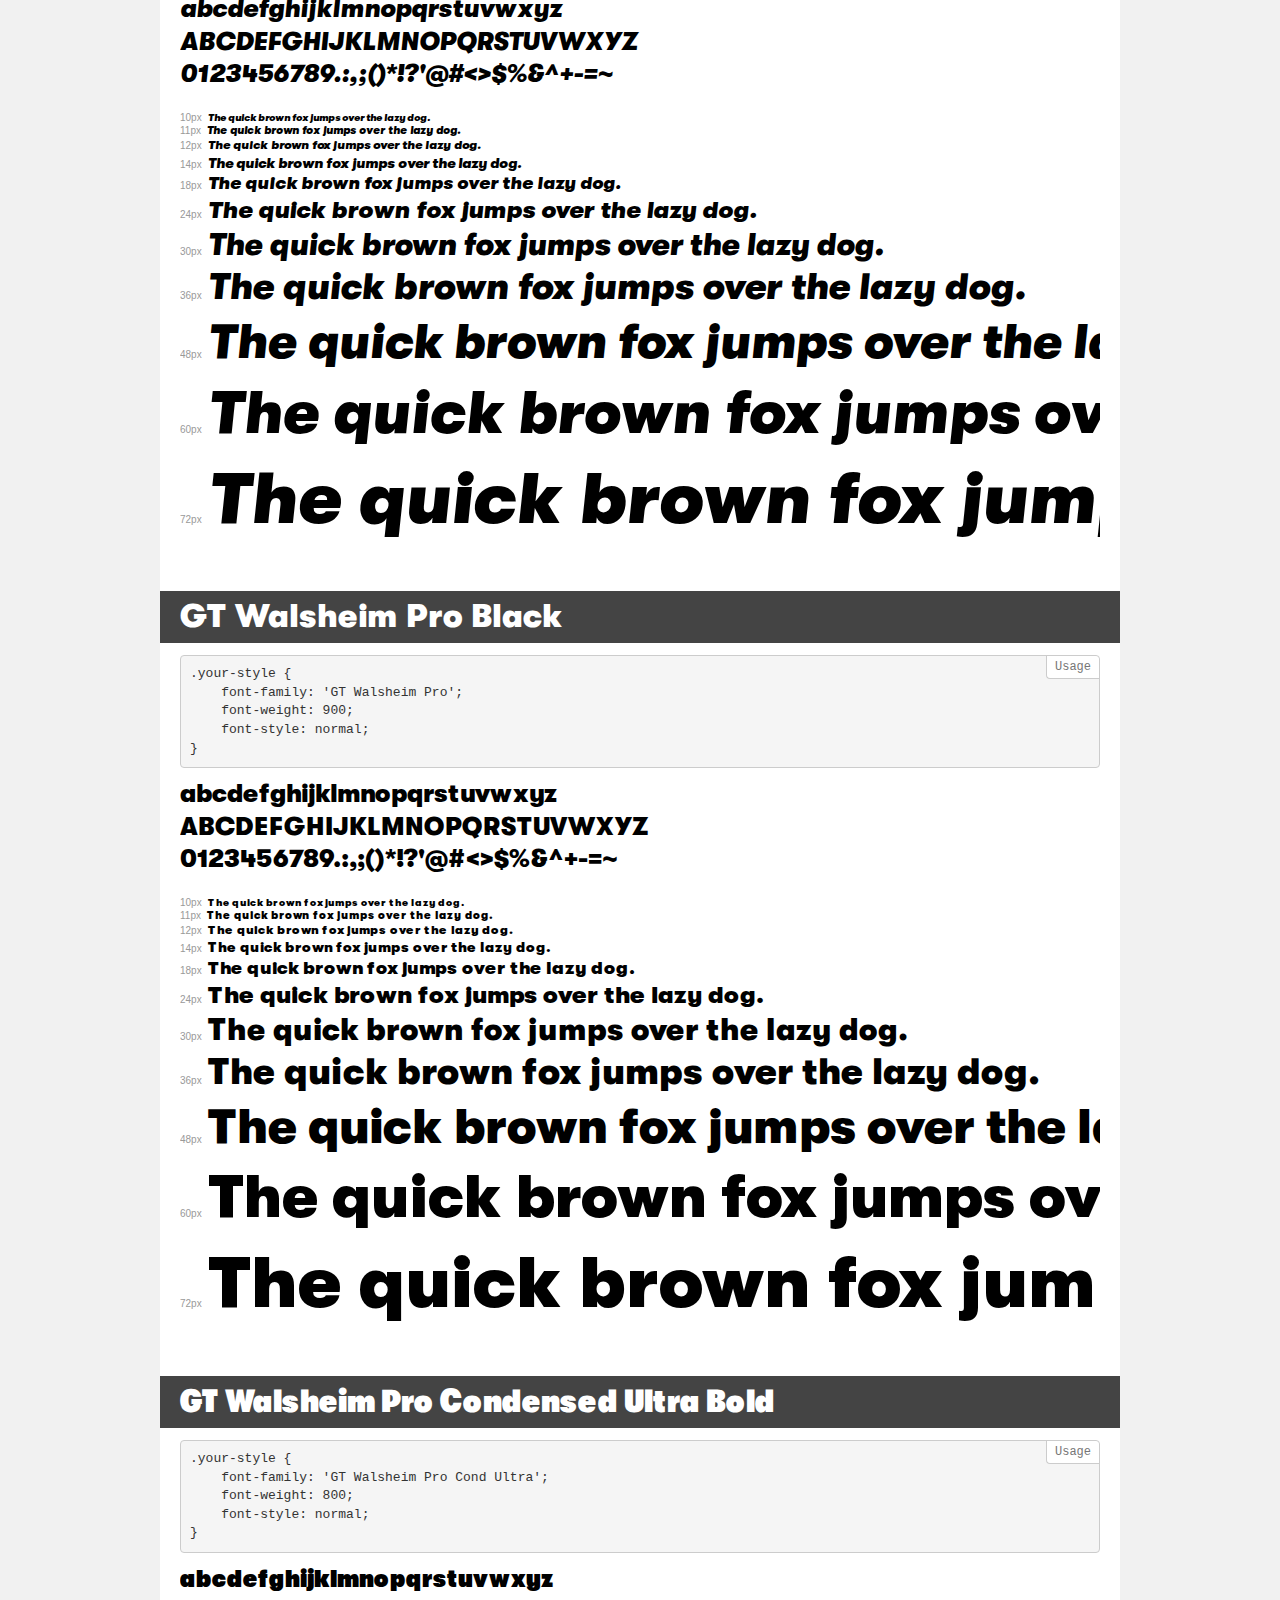
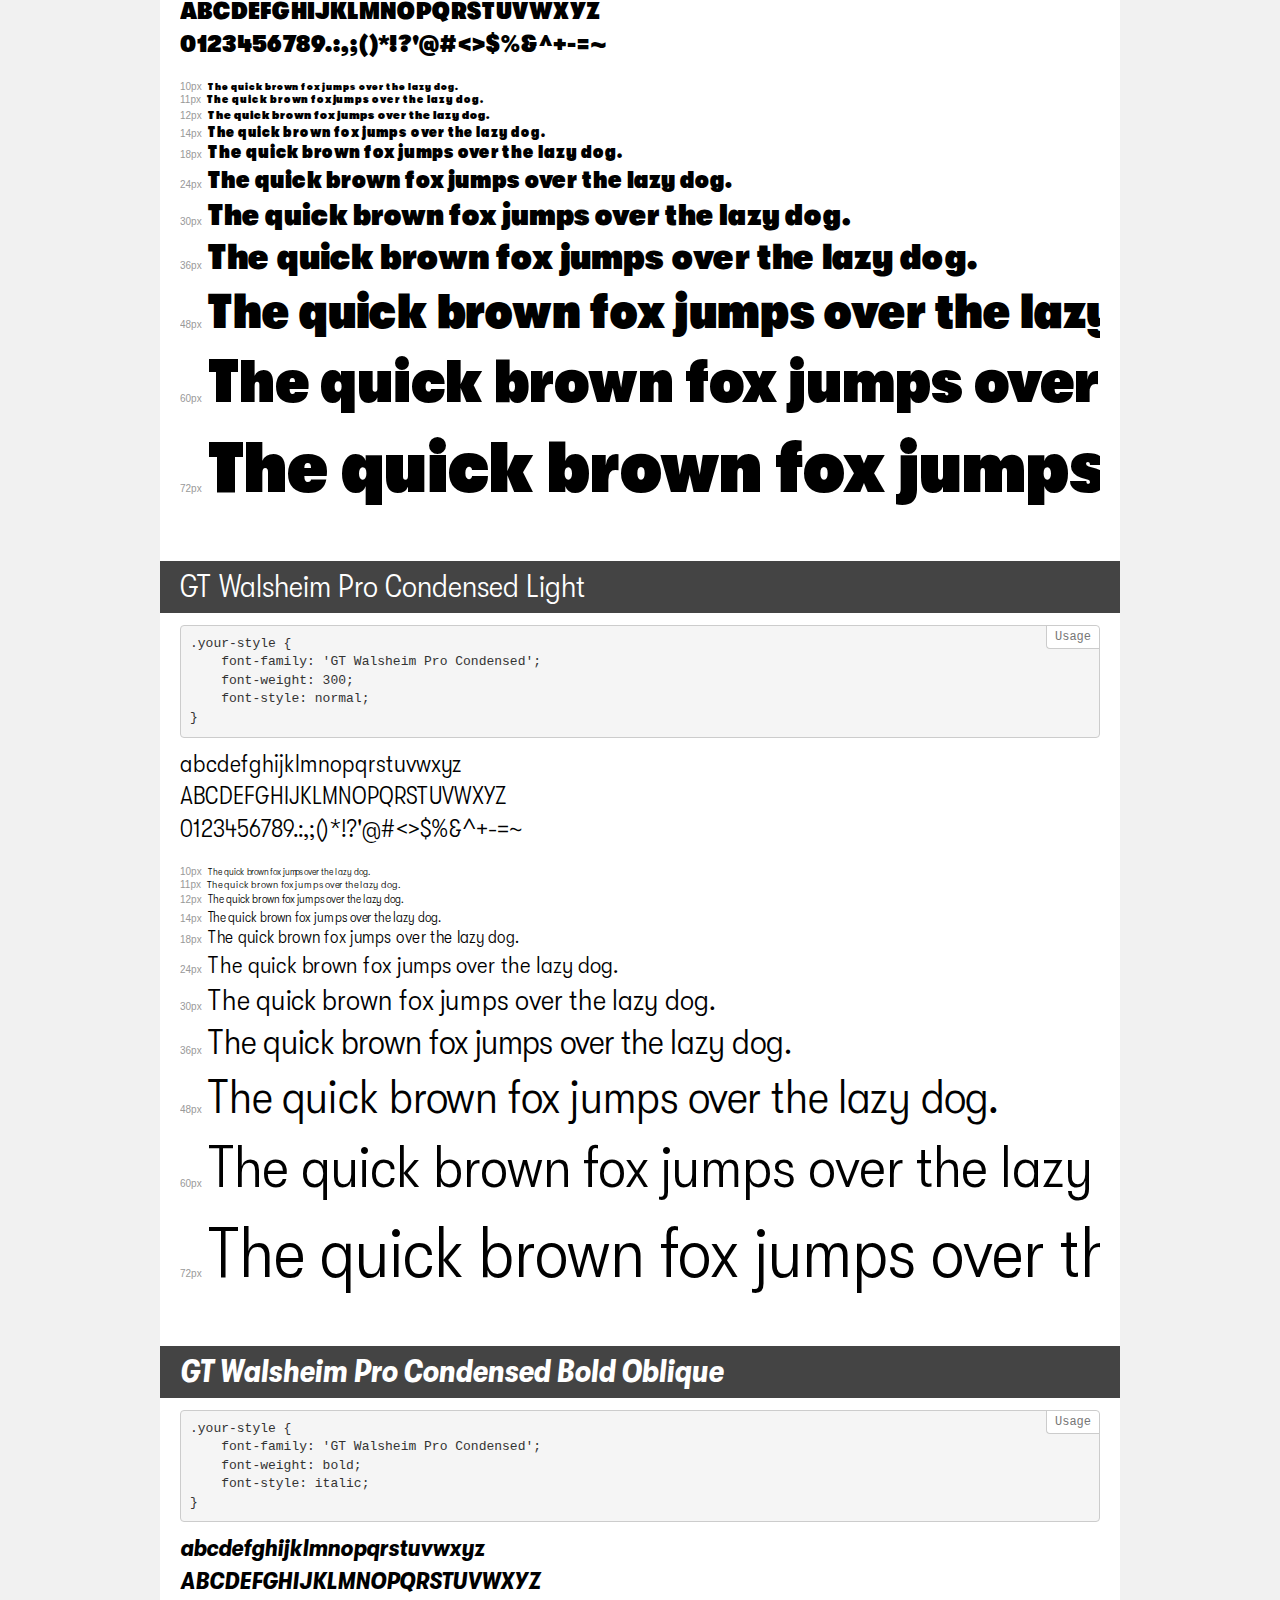
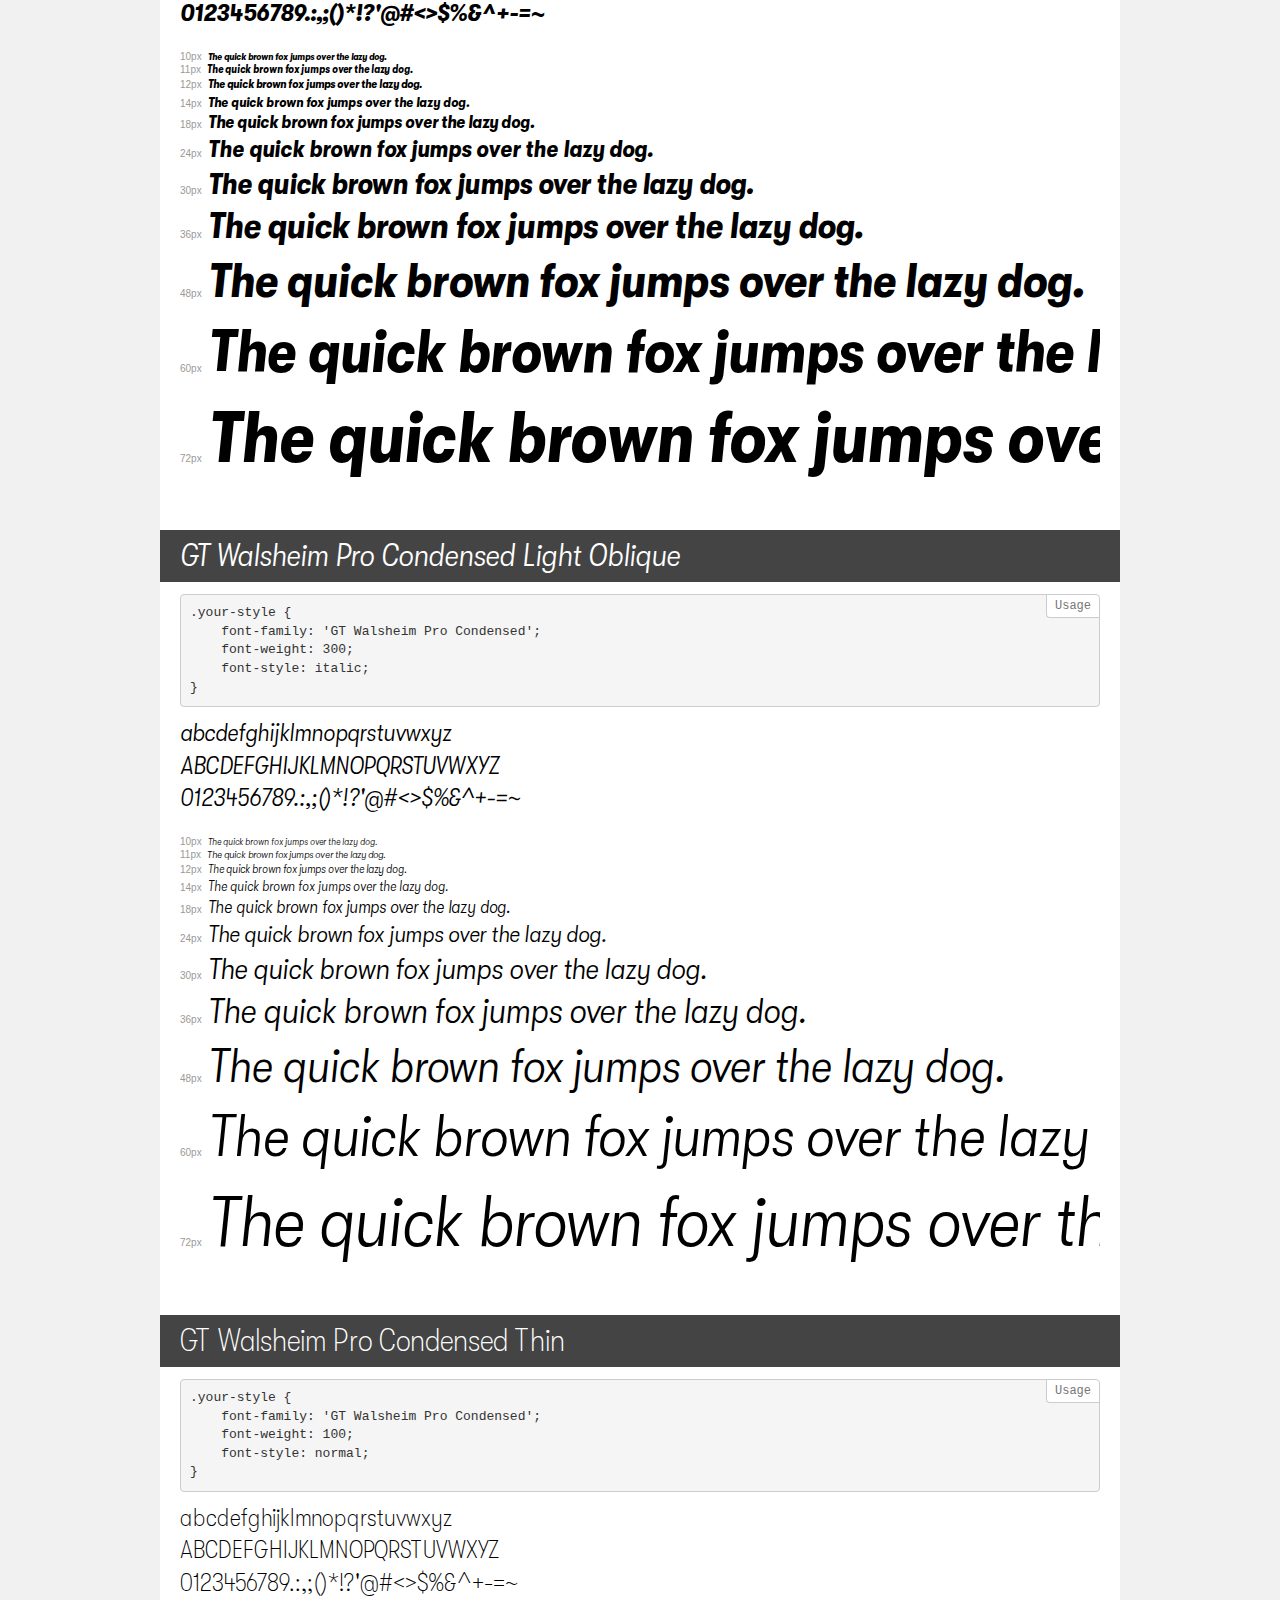
<file: font/font/demo.html>
<!DOCTYPE html>
<html>
<head>
    <meta charset="utf-8">
    <meta http-equiv="X-UA-Compatible" content="IE=edge">
    <meta name="viewport" content="width=device-width, initial-scale=1">
    <meta name="robots" content="noindex, noarchive">
    <meta name="format-detection" content="telephone=no">
    <title>Transfonter demo</title>
    <link href="stylesheet.css" rel="stylesheet">
    <style>
        /*
        http://meyerweb.com/eric/tools/css/reset/
        v2.0 | 20110126
        License: none (public domain)
        */
        html, body, div, span, applet, object, iframe,
        h1, h2, h3, h4, h5, h6, p, blockquote, pre,
        a, abbr, acronym, address, big, cite, code,
        del, dfn, em, img, ins, kbd, q, s, samp,
        small, strike, strong, sub, sup, tt, var,
        b, u, i, center,
        dl, dt, dd, ol, ul, li,
        fieldset, form, label, legend,
        table, caption, tbody, tfoot, thead, tr, th, td,
        article, aside, canvas, details, embed,
        figure, figcaption, footer, header, hgroup,
        menu, nav, output, ruby, section, summary,
        time, mark, audio, video {
            margin: 0;
            padding: 0;
            border: 0;
            font-size: 100%;
            font: inherit;
            vertical-align: baseline;
        }
        /* HTML5 display-role reset for older browsers */
        article, aside, details, figcaption, figure,
        footer, header, hgroup, menu, nav, section {
            display: block;
        }
        body {
            line-height: 1;
        }
        ol, ul {
            list-style: none;
        }
        blockquote, q {
            quotes: none;
        }
        blockquote:before, blockquote:after,
        q:before, q:after {
            content: '';
            content: none;
        }
        table {
            border-collapse: collapse;
            border-spacing: 0;
        }
        /* common styles */
        body {
            background: #f1f1f1;
            color: #000;
        }
        .page {
            background: #fff;
            width: 920px;
            margin: 0 auto;
            padding: 20px 20px 0 20px;
            overflow: hidden;
        }
        .font-container {
            overflow-x: auto;
            overflow-y: hidden;
            margin-bottom: 40px;
            line-height: 1.3;
            white-space: nowrap;
            padding-bottom: 5px;
        }
        h1 {
            position: relative;
            background: #444;
            font-size: 32px;
            color: #fff;
            padding: 10px 20px;
            margin: 0 -20px 12px -20px;
        }
        .letters {
            font-size: 25px;
            margin-bottom: 20px;
        }
        .s10:before {
            content: '10px';
        }
        .s11:before {
            content: '11px';
        }
        .s12:before {
            content: '12px';
        }
        .s14:before {
            content: '14px';
        }
        .s18:before {
            content: '18px';
        }
        .s24:before {
            content: '24px';
        }
        .s30:before {
            content: '30px';
        }
        .s36:before {
            content: '36px';
        }
        .s48:before {
            content: '48px';
        }
        .s60:before {
            content: '60px';
        }
        .s72:before {
            content: '72px';
        }
        .s10:before, .s11:before, .s12:before, .s14:before,
        .s18:before, .s24:before, .s30:before, .s36:before,
        .s48:before, .s60:before, .s72:before {
            font-family: Arial, sans-serif;
            font-size: 10px;
            font-weight: normal;
            font-style: normal;
            color: #999;
            padding-right: 6px;
        }
        pre {
            display: block;
            position: relative;
            padding: 9px;
            margin: 0 0 10px;
            font-family: Monaco, Menlo, Consolas, "Courier New", monospace !important;
            font-size: 13px;
            line-height: 1.428571429;
            color: #333;
            font-weight: normal !important;
            font-style: normal !important;
            background-color: #f5f5f5;
            border: 1px solid #ccc;
            overflow-x: auto;
            border-radius: 4px;
        }
        pre:after {
            display: block;
            position: absolute;
            right: 0;
            top: 0;
            content: 'Usage';
            line-height: 1;
            padding: 5px 8px;
            font-size: 12px;
            color: #767676;
            background-color: #fff;
            border: 1px solid #ccc;
            border-right: none;
            border-top: none;
            border-radius: 0 4px 0 4px;
            z-index: 10;
        }
        /* responsive */
        @media (max-width: 959px) {
            .page {
                width: auto;
                margin: 0;
            }
        }
    </style>
</head>
<body>
<div class="page">
    <div class="demo" style="font-family: 'GT Walsheim Pro'; font-weight: 300; font-style: normal;">
        <h1>GT Walsheim Pro Light</h1>
        <pre>.your-style {
    font-family: 'GT Walsheim Pro';
    font-weight: 300;
    font-style: normal;
}</pre>
        <div class="font-container">
            <p class="letters">
                abcdefghijklmnopqrstuvwxyz<br>
ABCDEFGHIJKLMNOPQRSTUVWXYZ<br>
                0123456789.:,;()*!?'@#<>$%&^+-=~
            </p>
            <p class="s10" style="font-size: 10px;">The quick brown fox jumps over the lazy dog.</p>
            <p class="s11" style="font-size: 11px;">The quick brown fox jumps over the lazy dog.</p>
            <p class="s12" style="font-size: 12px;">The quick brown fox jumps over the lazy dog.</p>
            <p class="s14" style="font-size: 14px;">The quick brown fox jumps over the lazy dog.</p>
            <p class="s18" style="font-size: 18px;">The quick brown fox jumps over the lazy dog.</p>
            <p class="s24" style="font-size: 24px;">The quick brown fox jumps over the lazy dog.</p>
            <p class="s30" style="font-size: 30px;">The quick brown fox jumps over the lazy dog.</p>
            <p class="s36" style="font-size: 36px;">The quick brown fox jumps over the lazy dog.</p>
            <p class="s48" style="font-size: 48px;">The quick brown fox jumps over the lazy dog.</p>
            <p class="s60" style="font-size: 60px;">The quick brown fox jumps over the lazy dog.</p>
            <p class="s72" style="font-size: 72px;">The quick brown fox jumps over the lazy dog.</p>
        </div>
    </div>
    <div class="demo" style="font-family: 'GT Walsheim Pro'; font-weight: normal; font-style: normal;">
        <h1>GT Walsheim Pro Regular</h1>
        <pre>.your-style {
    font-family: 'GT Walsheim Pro';
    font-weight: normal;
    font-style: normal;
}</pre>
        <div class="font-container">
            <p class="letters">
                abcdefghijklmnopqrstuvwxyz<br>
ABCDEFGHIJKLMNOPQRSTUVWXYZ<br>
                0123456789.:,;()*!?'@#<>$%&^+-=~
            </p>
            <p class="s10" style="font-size: 10px;">The quick brown fox jumps over the lazy dog.</p>
            <p class="s11" style="font-size: 11px;">The quick brown fox jumps over the lazy dog.</p>
            <p class="s12" style="font-size: 12px;">The quick brown fox jumps over the lazy dog.</p>
            <p class="s14" style="font-size: 14px;">The quick brown fox jumps over the lazy dog.</p>
            <p class="s18" style="font-size: 18px;">The quick brown fox jumps over the lazy dog.</p>
            <p class="s24" style="font-size: 24px;">The quick brown fox jumps over the lazy dog.</p>
            <p class="s30" style="font-size: 30px;">The quick brown fox jumps over the lazy dog.</p>
            <p class="s36" style="font-size: 36px;">The quick brown fox jumps over the lazy dog.</p>
            <p class="s48" style="font-size: 48px;">The quick brown fox jumps over the lazy dog.</p>
            <p class="s60" style="font-size: 60px;">The quick brown fox jumps over the lazy dog.</p>
            <p class="s72" style="font-size: 72px;">The quick brown fox jumps over the lazy dog.</p>
        </div>
    </div>
    <div class="demo" style="font-family: 'GT Walsheim Pro'; font-weight: 100; font-style: italic;">
        <h1>GT Walsheim Pro Thin Oblique</h1>
        <pre>.your-style {
    font-family: 'GT Walsheim Pro';
    font-weight: 100;
    font-style: italic;
}</pre>
        <div class="font-container">
            <p class="letters">
                abcdefghijklmnopqrstuvwxyz<br>
ABCDEFGHIJKLMNOPQRSTUVWXYZ<br>
                0123456789.:,;()*!?'@#<>$%&^+-=~
            </p>
            <p class="s10" style="font-size: 10px;">The quick brown fox jumps over the lazy dog.</p>
            <p class="s11" style="font-size: 11px;">The quick brown fox jumps over the lazy dog.</p>
            <p class="s12" style="font-size: 12px;">The quick brown fox jumps over the lazy dog.</p>
            <p class="s14" style="font-size: 14px;">The quick brown fox jumps over the lazy dog.</p>
            <p class="s18" style="font-size: 18px;">The quick brown fox jumps over the lazy dog.</p>
            <p class="s24" style="font-size: 24px;">The quick brown fox jumps over the lazy dog.</p>
            <p class="s30" style="font-size: 30px;">The quick brown fox jumps over the lazy dog.</p>
            <p class="s36" style="font-size: 36px;">The quick brown fox jumps over the lazy dog.</p>
            <p class="s48" style="font-size: 48px;">The quick brown fox jumps over the lazy dog.</p>
            <p class="s60" style="font-size: 60px;">The quick brown fox jumps over the lazy dog.</p>
            <p class="s72" style="font-size: 72px;">The quick brown fox jumps over the lazy dog.</p>
        </div>
    </div>
    <div class="demo" style="font-family: 'GT Walsheim Pro'; font-weight: 100; font-style: normal;">
        <h1>GT Walsheim Pro Thin</h1>
        <pre>.your-style {
    font-family: 'GT Walsheim Pro';
    font-weight: 100;
    font-style: normal;
}</pre>
        <div class="font-container">
            <p class="letters">
                abcdefghijklmnopqrstuvwxyz<br>
ABCDEFGHIJKLMNOPQRSTUVWXYZ<br>
                0123456789.:,;()*!?'@#<>$%&^+-=~
            </p>
            <p class="s10" style="font-size: 10px;">The quick brown fox jumps over the lazy dog.</p>
            <p class="s11" style="font-size: 11px;">The quick brown fox jumps over the lazy dog.</p>
            <p class="s12" style="font-size: 12px;">The quick brown fox jumps over the lazy dog.</p>
            <p class="s14" style="font-size: 14px;">The quick brown fox jumps over the lazy dog.</p>
            <p class="s18" style="font-size: 18px;">The quick brown fox jumps over the lazy dog.</p>
            <p class="s24" style="font-size: 24px;">The quick brown fox jumps over the lazy dog.</p>
            <p class="s30" style="font-size: 30px;">The quick brown fox jumps over the lazy dog.</p>
            <p class="s36" style="font-size: 36px;">The quick brown fox jumps over the lazy dog.</p>
            <p class="s48" style="font-size: 48px;">The quick brown fox jumps over the lazy dog.</p>
            <p class="s60" style="font-size: 60px;">The quick brown fox jumps over the lazy dog.</p>
            <p class="s72" style="font-size: 72px;">The quick brown fox jumps over the lazy dog.</p>
        </div>
    </div>
    <div class="demo" style="font-family: 'GT Walsheim Pro'; font-weight: bold; font-style: italic;">
        <h1>GT Walsheim Pro Bold Oblique</h1>
        <pre>.your-style {
    font-family: 'GT Walsheim Pro';
    font-weight: bold;
    font-style: italic;
}</pre>
        <div class="font-container">
            <p class="letters">
                abcdefghijklmnopqrstuvwxyz<br>
ABCDEFGHIJKLMNOPQRSTUVWXYZ<br>
                0123456789.:,;()*!?'@#<>$%&^+-=~
            </p>
            <p class="s10" style="font-size: 10px;">The quick brown fox jumps over the lazy dog.</p>
            <p class="s11" style="font-size: 11px;">The quick brown fox jumps over the lazy dog.</p>
            <p class="s12" style="font-size: 12px;">The quick brown fox jumps over the lazy dog.</p>
            <p class="s14" style="font-size: 14px;">The quick brown fox jumps over the lazy dog.</p>
            <p class="s18" style="font-size: 18px;">The quick brown fox jumps over the lazy dog.</p>
            <p class="s24" style="font-size: 24px;">The quick brown fox jumps over the lazy dog.</p>
            <p class="s30" style="font-size: 30px;">The quick brown fox jumps over the lazy dog.</p>
            <p class="s36" style="font-size: 36px;">The quick brown fox jumps over the lazy dog.</p>
            <p class="s48" style="font-size: 48px;">The quick brown fox jumps over the lazy dog.</p>
            <p class="s60" style="font-size: 60px;">The quick brown fox jumps over the lazy dog.</p>
            <p class="s72" style="font-size: 72px;">The quick brown fox jumps over the lazy dog.</p>
        </div>
    </div>
    <div class="demo" style="font-family: 'GT Walsheim Pro Ultra'; font-weight: 800; font-style: normal;">
        <h1>GT Walsheim Pro Ultra Bold</h1>
        <pre>.your-style {
    font-family: 'GT Walsheim Pro Ultra';
    font-weight: 800;
    font-style: normal;
}</pre>
        <div class="font-container">
            <p class="letters">
                abcdefghijklmnopqrstuvwxyz<br>
ABCDEFGHIJKLMNOPQRSTUVWXYZ<br>
                0123456789.:,;()*!?'@#<>$%&^+-=~
            </p>
            <p class="s10" style="font-size: 10px;">The quick brown fox jumps over the lazy dog.</p>
            <p class="s11" style="font-size: 11px;">The quick brown fox jumps over the lazy dog.</p>
            <p class="s12" style="font-size: 12px;">The quick brown fox jumps over the lazy dog.</p>
            <p class="s14" style="font-size: 14px;">The quick brown fox jumps over the lazy dog.</p>
            <p class="s18" style="font-size: 18px;">The quick brown fox jumps over the lazy dog.</p>
            <p class="s24" style="font-size: 24px;">The quick brown fox jumps over the lazy dog.</p>
            <p class="s30" style="font-size: 30px;">The quick brown fox jumps over the lazy dog.</p>
            <p class="s36" style="font-size: 36px;">The quick brown fox jumps over the lazy dog.</p>
            <p class="s48" style="font-size: 48px;">The quick brown fox jumps over the lazy dog.</p>
            <p class="s60" style="font-size: 60px;">The quick brown fox jumps over the lazy dog.</p>
            <p class="s72" style="font-size: 72px;">The quick brown fox jumps over the lazy dog.</p>
        </div>
    </div>
    <div class="demo" style="font-family: 'GT Walsheim Pro Ultra'; font-weight: 800; font-style: italic;">
        <h1>GT Walsheim Pro Ultra Bold Oblique</h1>
        <pre>.your-style {
    font-family: 'GT Walsheim Pro Ultra';
    font-weight: 800;
    font-style: italic;
}</pre>
        <div class="font-container">
            <p class="letters">
                abcdefghijklmnopqrstuvwxyz<br>
ABCDEFGHIJKLMNOPQRSTUVWXYZ<br>
                0123456789.:,;()*!?'@#<>$%&^+-=~
            </p>
            <p class="s10" style="font-size: 10px;">The quick brown fox jumps over the lazy dog.</p>
            <p class="s11" style="font-size: 11px;">The quick brown fox jumps over the lazy dog.</p>
            <p class="s12" style="font-size: 12px;">The quick brown fox jumps over the lazy dog.</p>
            <p class="s14" style="font-size: 14px;">The quick brown fox jumps over the lazy dog.</p>
            <p class="s18" style="font-size: 18px;">The quick brown fox jumps over the lazy dog.</p>
            <p class="s24" style="font-size: 24px;">The quick brown fox jumps over the lazy dog.</p>
            <p class="s30" style="font-size: 30px;">The quick brown fox jumps over the lazy dog.</p>
            <p class="s36" style="font-size: 36px;">The quick brown fox jumps over the lazy dog.</p>
            <p class="s48" style="font-size: 48px;">The quick brown fox jumps over the lazy dog.</p>
            <p class="s60" style="font-size: 60px;">The quick brown fox jumps over the lazy dog.</p>
            <p class="s72" style="font-size: 72px;">The quick brown fox jumps over the lazy dog.</p>
        </div>
    </div>
    <div class="demo" style="font-family: 'GT Walsheim Pro'; font-weight: 500; font-style: italic;">
        <h1>GT Walsheim Pro Medium Oblique</h1>
        <pre>.your-style {
    font-family: 'GT Walsheim Pro';
    font-weight: 500;
    font-style: italic;
}</pre>
        <div class="font-container">
            <p class="letters">
                abcdefghijklmnopqrstuvwxyz<br>
ABCDEFGHIJKLMNOPQRSTUVWXYZ<br>
                0123456789.:,;()*!?'@#<>$%&^+-=~
            </p>
            <p class="s10" style="font-size: 10px;">The quick brown fox jumps over the lazy dog.</p>
            <p class="s11" style="font-size: 11px;">The quick brown fox jumps over the lazy dog.</p>
            <p class="s12" style="font-size: 12px;">The quick brown fox jumps over the lazy dog.</p>
            <p class="s14" style="font-size: 14px;">The quick brown fox jumps over the lazy dog.</p>
            <p class="s18" style="font-size: 18px;">The quick brown fox jumps over the lazy dog.</p>
            <p class="s24" style="font-size: 24px;">The quick brown fox jumps over the lazy dog.</p>
            <p class="s30" style="font-size: 30px;">The quick brown fox jumps over the lazy dog.</p>
            <p class="s36" style="font-size: 36px;">The quick brown fox jumps over the lazy dog.</p>
            <p class="s48" style="font-size: 48px;">The quick brown fox jumps over the lazy dog.</p>
            <p class="s60" style="font-size: 60px;">The quick brown fox jumps over the lazy dog.</p>
            <p class="s72" style="font-size: 72px;">The quick brown fox jumps over the lazy dog.</p>
        </div>
    </div>
    <div class="demo" style="font-family: 'GT Walsheim Pro'; font-weight: bold; font-style: normal;">
        <h1>GT Walsheim Pro Bold</h1>
        <pre>.your-style {
    font-family: 'GT Walsheim Pro';
    font-weight: bold;
    font-style: normal;
}</pre>
        <div class="font-container">
            <p class="letters">
                abcdefghijklmnopqrstuvwxyz<br>
ABCDEFGHIJKLMNOPQRSTUVWXYZ<br>
                0123456789.:,;()*!?'@#<>$%&^+-=~
            </p>
            <p class="s10" style="font-size: 10px;">The quick brown fox jumps over the lazy dog.</p>
            <p class="s11" style="font-size: 11px;">The quick brown fox jumps over the lazy dog.</p>
            <p class="s12" style="font-size: 12px;">The quick brown fox jumps over the lazy dog.</p>
            <p class="s14" style="font-size: 14px;">The quick brown fox jumps over the lazy dog.</p>
            <p class="s18" style="font-size: 18px;">The quick brown fox jumps over the lazy dog.</p>
            <p class="s24" style="font-size: 24px;">The quick brown fox jumps over the lazy dog.</p>
            <p class="s30" style="font-size: 30px;">The quick brown fox jumps over the lazy dog.</p>
            <p class="s36" style="font-size: 36px;">The quick brown fox jumps over the lazy dog.</p>
            <p class="s48" style="font-size: 48px;">The quick brown fox jumps over the lazy dog.</p>
            <p class="s60" style="font-size: 60px;">The quick brown fox jumps over the lazy dog.</p>
            <p class="s72" style="font-size: 72px;">The quick brown fox jumps over the lazy dog.</p>
        </div>
    </div>
    <div class="demo" style="font-family: 'GT Walsheim Pro'; font-weight: 500; font-style: normal;">
        <h1>GT Walsheim Pro Medium</h1>
        <pre>.your-style {
    font-family: 'GT Walsheim Pro';
    font-weight: 500;
    font-style: normal;
}</pre>
        <div class="font-container">
            <p class="letters">
                abcdefghijklmnopqrstuvwxyz<br>
ABCDEFGHIJKLMNOPQRSTUVWXYZ<br>
                0123456789.:,;()*!?'@#<>$%&^+-=~
            </p>
            <p class="s10" style="font-size: 10px;">The quick brown fox jumps over the lazy dog.</p>
            <p class="s11" style="font-size: 11px;">The quick brown fox jumps over the lazy dog.</p>
            <p class="s12" style="font-size: 12px;">The quick brown fox jumps over the lazy dog.</p>
            <p class="s14" style="font-size: 14px;">The quick brown fox jumps over the lazy dog.</p>
            <p class="s18" style="font-size: 18px;">The quick brown fox jumps over the lazy dog.</p>
            <p class="s24" style="font-size: 24px;">The quick brown fox jumps over the lazy dog.</p>
            <p class="s30" style="font-size: 30px;">The quick brown fox jumps over the lazy dog.</p>
            <p class="s36" style="font-size: 36px;">The quick brown fox jumps over the lazy dog.</p>
            <p class="s48" style="font-size: 48px;">The quick brown fox jumps over the lazy dog.</p>
            <p class="s60" style="font-size: 60px;">The quick brown fox jumps over the lazy dog.</p>
            <p class="s72" style="font-size: 72px;">The quick brown fox jumps over the lazy dog.</p>
        </div>
    </div>
    <div class="demo" style="font-family: 'GT Walsheim Pro'; font-weight: normal; font-style: italic;">
        <h1>GT Walsheim Pro Regular Oblique</h1>
        <pre>.your-style {
    font-family: 'GT Walsheim Pro';
    font-weight: normal;
    font-style: italic;
}</pre>
        <div class="font-container">
            <p class="letters">
                abcdefghijklmnopqrstuvwxyz<br>
ABCDEFGHIJKLMNOPQRSTUVWXYZ<br>
                0123456789.:,;()*!?'@#<>$%&^+-=~
            </p>
            <p class="s10" style="font-size: 10px;">The quick brown fox jumps over the lazy dog.</p>
            <p class="s11" style="font-size: 11px;">The quick brown fox jumps over the lazy dog.</p>
            <p class="s12" style="font-size: 12px;">The quick brown fox jumps over the lazy dog.</p>
            <p class="s14" style="font-size: 14px;">The quick brown fox jumps over the lazy dog.</p>
            <p class="s18" style="font-size: 18px;">The quick brown fox jumps over the lazy dog.</p>
            <p class="s24" style="font-size: 24px;">The quick brown fox jumps over the lazy dog.</p>
            <p class="s30" style="font-size: 30px;">The quick brown fox jumps over the lazy dog.</p>
            <p class="s36" style="font-size: 36px;">The quick brown fox jumps over the lazy dog.</p>
            <p class="s48" style="font-size: 48px;">The quick brown fox jumps over the lazy dog.</p>
            <p class="s60" style="font-size: 60px;">The quick brown fox jumps over the lazy dog.</p>
            <p class="s72" style="font-size: 72px;">The quick brown fox jumps over the lazy dog.</p>
        </div>
    </div>
    <div class="demo" style="font-family: 'GT Walsheim Pro'; font-weight: 300; font-style: italic;">
        <h1>GT Walsheim Pro Light Oblique</h1>
        <pre>.your-style {
    font-family: 'GT Walsheim Pro';
    font-weight: 300;
    font-style: italic;
}</pre>
        <div class="font-container">
            <p class="letters">
                abcdefghijklmnopqrstuvwxyz<br>
ABCDEFGHIJKLMNOPQRSTUVWXYZ<br>
                0123456789.:,;()*!?'@#<>$%&^+-=~
            </p>
            <p class="s10" style="font-size: 10px;">The quick brown fox jumps over the lazy dog.</p>
            <p class="s11" style="font-size: 11px;">The quick brown fox jumps over the lazy dog.</p>
            <p class="s12" style="font-size: 12px;">The quick brown fox jumps over the lazy dog.</p>
            <p class="s14" style="font-size: 14px;">The quick brown fox jumps over the lazy dog.</p>
            <p class="s18" style="font-size: 18px;">The quick brown fox jumps over the lazy dog.</p>
            <p class="s24" style="font-size: 24px;">The quick brown fox jumps over the lazy dog.</p>
            <p class="s30" style="font-size: 30px;">The quick brown fox jumps over the lazy dog.</p>
            <p class="s36" style="font-size: 36px;">The quick brown fox jumps over the lazy dog.</p>
            <p class="s48" style="font-size: 48px;">The quick brown fox jumps over the lazy dog.</p>
            <p class="s60" style="font-size: 60px;">The quick brown fox jumps over the lazy dog.</p>
            <p class="s72" style="font-size: 72px;">The quick brown fox jumps over the lazy dog.</p>
        </div>
    </div>
    <div class="demo" style="font-family: 'GT Walsheim Pro Ultra'; font-weight: 200; font-style: normal;">
        <h1>GT Walsheim Pro Ultra Light</h1>
        <pre>.your-style {
    font-family: 'GT Walsheim Pro Ultra';
    font-weight: 200;
    font-style: normal;
}</pre>
        <div class="font-container">
            <p class="letters">
                abcdefghijklmnopqrstuvwxyz<br>
ABCDEFGHIJKLMNOPQRSTUVWXYZ<br>
                0123456789.:,;()*!?'@#<>$%&^+-=~
            </p>
            <p class="s10" style="font-size: 10px;">The quick brown fox jumps over the lazy dog.</p>
            <p class="s11" style="font-size: 11px;">The quick brown fox jumps over the lazy dog.</p>
            <p class="s12" style="font-size: 12px;">The quick brown fox jumps over the lazy dog.</p>
            <p class="s14" style="font-size: 14px;">The quick brown fox jumps over the lazy dog.</p>
            <p class="s18" style="font-size: 18px;">The quick brown fox jumps over the lazy dog.</p>
            <p class="s24" style="font-size: 24px;">The quick brown fox jumps over the lazy dog.</p>
            <p class="s30" style="font-size: 30px;">The quick brown fox jumps over the lazy dog.</p>
            <p class="s36" style="font-size: 36px;">The quick brown fox jumps over the lazy dog.</p>
            <p class="s48" style="font-size: 48px;">The quick brown fox jumps over the lazy dog.</p>
            <p class="s60" style="font-size: 60px;">The quick brown fox jumps over the lazy dog.</p>
            <p class="s72" style="font-size: 72px;">The quick brown fox jumps over the lazy dog.</p>
        </div>
    </div>
    <div class="demo" style="font-family: 'GT Walsheim Pro Ultra'; font-weight: 200; font-style: italic;">
        <h1>GT Walsheim Pro Ultra Light Oblique</h1>
        <pre>.your-style {
    font-family: 'GT Walsheim Pro Ultra';
    font-weight: 200;
    font-style: italic;
}</pre>
        <div class="font-container">
            <p class="letters">
                abcdefghijklmnopqrstuvwxyz<br>
ABCDEFGHIJKLMNOPQRSTUVWXYZ<br>
                0123456789.:,;()*!?'@#<>$%&^+-=~
            </p>
            <p class="s10" style="font-size: 10px;">The quick brown fox jumps over the lazy dog.</p>
            <p class="s11" style="font-size: 11px;">The quick brown fox jumps over the lazy dog.</p>
            <p class="s12" style="font-size: 12px;">The quick brown fox jumps over the lazy dog.</p>
            <p class="s14" style="font-size: 14px;">The quick brown fox jumps over the lazy dog.</p>
            <p class="s18" style="font-size: 18px;">The quick brown fox jumps over the lazy dog.</p>
            <p class="s24" style="font-size: 24px;">The quick brown fox jumps over the lazy dog.</p>
            <p class="s30" style="font-size: 30px;">The quick brown fox jumps over the lazy dog.</p>
            <p class="s36" style="font-size: 36px;">The quick brown fox jumps over the lazy dog.</p>
            <p class="s48" style="font-size: 48px;">The quick brown fox jumps over the lazy dog.</p>
            <p class="s60" style="font-size: 60px;">The quick brown fox jumps over the lazy dog.</p>
            <p class="s72" style="font-size: 72px;">The quick brown fox jumps over the lazy dog.</p>
        </div>
    </div>
    <div class="demo" style="font-family: 'GT Walsheim Pro'; font-weight: 900; font-style: italic;">
        <h1>GT Walsheim Pro Black Oblique</h1>
        <pre>.your-style {
    font-family: 'GT Walsheim Pro';
    font-weight: 900;
    font-style: italic;
}</pre>
        <div class="font-container">
            <p class="letters">
                abcdefghijklmnopqrstuvwxyz<br>
ABCDEFGHIJKLMNOPQRSTUVWXYZ<br>
                0123456789.:,;()*!?'@#<>$%&^+-=~
            </p>
            <p class="s10" style="font-size: 10px;">The quick brown fox jumps over the lazy dog.</p>
            <p class="s11" style="font-size: 11px;">The quick brown fox jumps over the lazy dog.</p>
            <p class="s12" style="font-size: 12px;">The quick brown fox jumps over the lazy dog.</p>
            <p class="s14" style="font-size: 14px;">The quick brown fox jumps over the lazy dog.</p>
            <p class="s18" style="font-size: 18px;">The quick brown fox jumps over the lazy dog.</p>
            <p class="s24" style="font-size: 24px;">The quick brown fox jumps over the lazy dog.</p>
            <p class="s30" style="font-size: 30px;">The quick brown fox jumps over the lazy dog.</p>
            <p class="s36" style="font-size: 36px;">The quick brown fox jumps over the lazy dog.</p>
            <p class="s48" style="font-size: 48px;">The quick brown fox jumps over the lazy dog.</p>
            <p class="s60" style="font-size: 60px;">The quick brown fox jumps over the lazy dog.</p>
            <p class="s72" style="font-size: 72px;">The quick brown fox jumps over the lazy dog.</p>
        </div>
    </div>
    <div class="demo" style="font-family: 'GT Walsheim Pro'; font-weight: 900; font-style: normal;">
        <h1>GT Walsheim Pro Black</h1>
        <pre>.your-style {
    font-family: 'GT Walsheim Pro';
    font-weight: 900;
    font-style: normal;
}</pre>
        <div class="font-container">
            <p class="letters">
                abcdefghijklmnopqrstuvwxyz<br>
ABCDEFGHIJKLMNOPQRSTUVWXYZ<br>
                0123456789.:,;()*!?'@#<>$%&^+-=~
            </p>
            <p class="s10" style="font-size: 10px;">The quick brown fox jumps over the lazy dog.</p>
            <p class="s11" style="font-size: 11px;">The quick brown fox jumps over the lazy dog.</p>
            <p class="s12" style="font-size: 12px;">The quick brown fox jumps over the lazy dog.</p>
            <p class="s14" style="font-size: 14px;">The quick brown fox jumps over the lazy dog.</p>
            <p class="s18" style="font-size: 18px;">The quick brown fox jumps over the lazy dog.</p>
            <p class="s24" style="font-size: 24px;">The quick brown fox jumps over the lazy dog.</p>
            <p class="s30" style="font-size: 30px;">The quick brown fox jumps over the lazy dog.</p>
            <p class="s36" style="font-size: 36px;">The quick brown fox jumps over the lazy dog.</p>
            <p class="s48" style="font-size: 48px;">The quick brown fox jumps over the lazy dog.</p>
            <p class="s60" style="font-size: 60px;">The quick brown fox jumps over the lazy dog.</p>
            <p class="s72" style="font-size: 72px;">The quick brown fox jumps over the lazy dog.</p>
        </div>
    </div>
    <div class="demo" style="font-family: 'GT Walsheim Pro Cond Ultra'; font-weight: 800; font-style: normal;">
        <h1>GT Walsheim Pro Condensed Ultra Bold</h1>
        <pre>.your-style {
    font-family: 'GT Walsheim Pro Cond Ultra';
    font-weight: 800;
    font-style: normal;
}</pre>
        <div class="font-container">
            <p class="letters">
                abcdefghijklmnopqrstuvwxyz<br>
ABCDEFGHIJKLMNOPQRSTUVWXYZ<br>
                0123456789.:,;()*!?'@#<>$%&^+-=~
            </p>
            <p class="s10" style="font-size: 10px;">The quick brown fox jumps over the lazy dog.</p>
            <p class="s11" style="font-size: 11px;">The quick brown fox jumps over the lazy dog.</p>
            <p class="s12" style="font-size: 12px;">The quick brown fox jumps over the lazy dog.</p>
            <p class="s14" style="font-size: 14px;">The quick brown fox jumps over the lazy dog.</p>
            <p class="s18" style="font-size: 18px;">The quick brown fox jumps over the lazy dog.</p>
            <p class="s24" style="font-size: 24px;">The quick brown fox jumps over the lazy dog.</p>
            <p class="s30" style="font-size: 30px;">The quick brown fox jumps over the lazy dog.</p>
            <p class="s36" style="font-size: 36px;">The quick brown fox jumps over the lazy dog.</p>
            <p class="s48" style="font-size: 48px;">The quick brown fox jumps over the lazy dog.</p>
            <p class="s60" style="font-size: 60px;">The quick brown fox jumps over the lazy dog.</p>
            <p class="s72" style="font-size: 72px;">The quick brown fox jumps over the lazy dog.</p>
        </div>
    </div>
    <div class="demo" style="font-family: 'GT Walsheim Pro Condensed'; font-weight: 300; font-style: normal;">
        <h1>GT Walsheim Pro Condensed Light</h1>
        <pre>.your-style {
    font-family: 'GT Walsheim Pro Condensed';
    font-weight: 300;
    font-style: normal;
}</pre>
        <div class="font-container">
            <p class="letters">
                abcdefghijklmnopqrstuvwxyz<br>
ABCDEFGHIJKLMNOPQRSTUVWXYZ<br>
                0123456789.:,;()*!?'@#<>$%&^+-=~
            </p>
            <p class="s10" style="font-size: 10px;">The quick brown fox jumps over the lazy dog.</p>
            <p class="s11" style="font-size: 11px;">The quick brown fox jumps over the lazy dog.</p>
            <p class="s12" style="font-size: 12px;">The quick brown fox jumps over the lazy dog.</p>
            <p class="s14" style="font-size: 14px;">The quick brown fox jumps over the lazy dog.</p>
            <p class="s18" style="font-size: 18px;">The quick brown fox jumps over the lazy dog.</p>
            <p class="s24" style="font-size: 24px;">The quick brown fox jumps over the lazy dog.</p>
            <p class="s30" style="font-size: 30px;">The quick brown fox jumps over the lazy dog.</p>
            <p class="s36" style="font-size: 36px;">The quick brown fox jumps over the lazy dog.</p>
            <p class="s48" style="font-size: 48px;">The quick brown fox jumps over the lazy dog.</p>
            <p class="s60" style="font-size: 60px;">The quick brown fox jumps over the lazy dog.</p>
            <p class="s72" style="font-size: 72px;">The quick brown fox jumps over the lazy dog.</p>
        </div>
    </div>
    <div class="demo" style="font-family: 'GT Walsheim Pro Condensed'; font-weight: bold; font-style: italic;">
        <h1>GT Walsheim Pro Condensed Bold Oblique</h1>
        <pre>.your-style {
    font-family: 'GT Walsheim Pro Condensed';
    font-weight: bold;
    font-style: italic;
}</pre>
        <div class="font-container">
            <p class="letters">
                abcdefghijklmnopqrstuvwxyz<br>
ABCDEFGHIJKLMNOPQRSTUVWXYZ<br>
                0123456789.:,;()*!?'@#<>$%&^+-=~
            </p>
            <p class="s10" style="font-size: 10px;">The quick brown fox jumps over the lazy dog.</p>
            <p class="s11" style="font-size: 11px;">The quick brown fox jumps over the lazy dog.</p>
            <p class="s12" style="font-size: 12px;">The quick brown fox jumps over the lazy dog.</p>
            <p class="s14" style="font-size: 14px;">The quick brown fox jumps over the lazy dog.</p>
            <p class="s18" style="font-size: 18px;">The quick brown fox jumps over the lazy dog.</p>
            <p class="s24" style="font-size: 24px;">The quick brown fox jumps over the lazy dog.</p>
            <p class="s30" style="font-size: 30px;">The quick brown fox jumps over the lazy dog.</p>
            <p class="s36" style="font-size: 36px;">The quick brown fox jumps over the lazy dog.</p>
            <p class="s48" style="font-size: 48px;">The quick brown fox jumps over the lazy dog.</p>
            <p class="s60" style="font-size: 60px;">The quick brown fox jumps over the lazy dog.</p>
            <p class="s72" style="font-size: 72px;">The quick brown fox jumps over the lazy dog.</p>
        </div>
    </div>
    <div class="demo" style="font-family: 'GT Walsheim Pro Condensed'; font-weight: 300; font-style: italic;">
        <h1>GT Walsheim Pro Condensed Light Oblique</h1>
        <pre>.your-style {
    font-family: 'GT Walsheim Pro Condensed';
    font-weight: 300;
    font-style: italic;
}</pre>
        <div class="font-container">
            <p class="letters">
                abcdefghijklmnopqrstuvwxyz<br>
ABCDEFGHIJKLMNOPQRSTUVWXYZ<br>
                0123456789.:,;()*!?'@#<>$%&^+-=~
            </p>
            <p class="s10" style="font-size: 10px;">The quick brown fox jumps over the lazy dog.</p>
            <p class="s11" style="font-size: 11px;">The quick brown fox jumps over the lazy dog.</p>
            <p class="s12" style="font-size: 12px;">The quick brown fox jumps over the lazy dog.</p>
            <p class="s14" style="font-size: 14px;">The quick brown fox jumps over the lazy dog.</p>
            <p class="s18" style="font-size: 18px;">The quick brown fox jumps over the lazy dog.</p>
            <p class="s24" style="font-size: 24px;">The quick brown fox jumps over the lazy dog.</p>
            <p class="s30" style="font-size: 30px;">The quick brown fox jumps over the lazy dog.</p>
            <p class="s36" style="font-size: 36px;">The quick brown fox jumps over the lazy dog.</p>
            <p class="s48" style="font-size: 48px;">The quick brown fox jumps over the lazy dog.</p>
            <p class="s60" style="font-size: 60px;">The quick brown fox jumps over the lazy dog.</p>
            <p class="s72" style="font-size: 72px;">The quick brown fox jumps over the lazy dog.</p>
        </div>
    </div>
    <div class="demo" style="font-family: 'GT Walsheim Pro Condensed'; font-weight: 100; font-style: normal;">
        <h1>GT Walsheim Pro Condensed Thin</h1>
        <pre>.your-style {
    font-family: 'GT Walsheim Pro Condensed';
    font-weight: 100;
    font-style: normal;
}</pre>
        <div class="font-container">
            <p class="letters">
                abcdefghijklmnopqrstuvwxyz<br>
ABCDEFGHIJKLMNOPQRSTUVWXYZ<br>
                0123456789.:,;()*!?'@#<>$%&^+-=~
            </p>
            <p class="s10" style="font-size: 10px;">The quick brown fox jumps over the lazy dog.</p>
            <p class="s11" style="font-size: 11px;">The quick brown fox jumps over the lazy dog.</p>
            <p class="s12" style="font-size: 12px;">The quick brown fox jumps over the lazy dog.</p>
            <p class="s14" style="font-size: 14px;">The quick brown fox jumps over the lazy dog.</p>
            <p class="s18" style="font-size: 18px;">The quick brown fox jumps over the lazy dog.</p>
            <p class="s24" style="font-size: 24px;">The quick brown fox jumps over the lazy dog.</p>
            <p class="s30" style="font-size: 30px;">The quick brown fox jumps over the lazy dog.</p>
            <p class="s36" style="font-size: 36px;">The quick brown fox jumps over the lazy dog.</p>
            <p class="s48" style="font-size: 48px;">The quick brown fox jumps over the lazy dog.</p>
            <p class="s60" style="font-size: 60px;">The quick brown fox jumps over the lazy dog.</p>
            <p class="s72" style="font-size: 72px;">The quick brown fox jumps over the lazy dog.</p>
        </div>
    </div>
    <div class="demo" style="font-family: 'GTWalsheimPro-CondensedULightIt'; font-weight: 200; font-style: italic;">
        <h1>GT Walsheim Pro Condensed Ultra Light Oblique</h1>
        <pre>.your-style {
    font-family: 'GTWalsheimPro-CondensedULightIt';
    font-weight: 200;
    font-style: italic;
}</pre>
        <div class="font-container">
            <p class="letters">
                abcdefghijklmnopqrstuvwxyz<br>
ABCDEFGHIJKLMNOPQRSTUVWXYZ<br>
                0123456789.:,;()*!?'@#<>$%&^+-=~
            </p>
            <p class="s10" style="font-size: 10px;">The quick brown fox jumps over the lazy dog.</p>
            <p class="s11" style="font-size: 11px;">The quick brown fox jumps over the lazy dog.</p>
            <p class="s12" style="font-size: 12px;">The quick brown fox jumps over the lazy dog.</p>
            <p class="s14" style="font-size: 14px;">The quick brown fox jumps over the lazy dog.</p>
            <p class="s18" style="font-size: 18px;">The quick brown fox jumps over the lazy dog.</p>
            <p class="s24" style="font-size: 24px;">The quick brown fox jumps over the lazy dog.</p>
            <p class="s30" style="font-size: 30px;">The quick brown fox jumps over the lazy dog.</p>
            <p class="s36" style="font-size: 36px;">The quick brown fox jumps over the lazy dog.</p>
            <p class="s48" style="font-size: 48px;">The quick brown fox jumps over the lazy dog.</p>
            <p class="s60" style="font-size: 60px;">The quick brown fox jumps over the lazy dog.</p>
            <p class="s72" style="font-size: 72px;">The quick brown fox jumps over the lazy dog.</p>
        </div>
    </div>
    <div class="demo" style="font-family: 'GT Walsheim Pro Cond'; font-weight: 500; font-style: normal;">
        <h1>GT Walsheim Pro Condensed Medium</h1>
        <pre>.your-style {
    font-family: 'GT Walsheim Pro Cond';
    font-weight: 500;
    font-style: normal;
}</pre>
        <div class="font-container">
            <p class="letters">
                abcdefghijklmnopqrstuvwxyz<br>
ABCDEFGHIJKLMNOPQRSTUVWXYZ<br>
                0123456789.:,;()*!?'@#<>$%&^+-=~
            </p>
            <p class="s10" style="font-size: 10px;">The quick brown fox jumps over the lazy dog.</p>
            <p class="s11" style="font-size: 11px;">The quick brown fox jumps over the lazy dog.</p>
            <p class="s12" style="font-size: 12px;">The quick brown fox jumps over the lazy dog.</p>
            <p class="s14" style="font-size: 14px;">The quick brown fox jumps over the lazy dog.</p>
            <p class="s18" style="font-size: 18px;">The quick brown fox jumps over the lazy dog.</p>
            <p class="s24" style="font-size: 24px;">The quick brown fox jumps over the lazy dog.</p>
            <p class="s30" style="font-size: 30px;">The quick brown fox jumps over the lazy dog.</p>
            <p class="s36" style="font-size: 36px;">The quick brown fox jumps over the lazy dog.</p>
            <p class="s48" style="font-size: 48px;">The quick brown fox jumps over the lazy dog.</p>
            <p class="s60" style="font-size: 60px;">The quick brown fox jumps over the lazy dog.</p>
            <p class="s72" style="font-size: 72px;">The quick brown fox jumps over the lazy dog.</p>
        </div>
    </div>
    <div class="demo" style="font-family: 'GT Walsheim Pro Condensed'; font-weight: 900; font-style: italic;">
        <h1>GT Walsheim Pro Condensed Black Oblique</h1>
        <pre>.your-style {
    font-family: 'GT Walsheim Pro Condensed';
    font-weight: 900;
    font-style: italic;
}</pre>
        <div class="font-container">
            <p class="letters">
                abcdefghijklmnopqrstuvwxyz<br>
ABCDEFGHIJKLMNOPQRSTUVWXYZ<br>
                0123456789.:,;()*!?'@#<>$%&^+-=~
            </p>
            <p class="s10" style="font-size: 10px;">The quick brown fox jumps over the lazy dog.</p>
            <p class="s11" style="font-size: 11px;">The quick brown fox jumps over the lazy dog.</p>
            <p class="s12" style="font-size: 12px;">The quick brown fox jumps over the lazy dog.</p>
            <p class="s14" style="font-size: 14px;">The quick brown fox jumps over the lazy dog.</p>
            <p class="s18" style="font-size: 18px;">The quick brown fox jumps over the lazy dog.</p>
            <p class="s24" style="font-size: 24px;">The quick brown fox jumps over the lazy dog.</p>
            <p class="s30" style="font-size: 30px;">The quick brown fox jumps over the lazy dog.</p>
            <p class="s36" style="font-size: 36px;">The quick brown fox jumps over the lazy dog.</p>
            <p class="s48" style="font-size: 48px;">The quick brown fox jumps over the lazy dog.</p>
            <p class="s60" style="font-size: 60px;">The quick brown fox jumps over the lazy dog.</p>
            <p class="s72" style="font-size: 72px;">The quick brown fox jumps over the lazy dog.</p>
        </div>
    </div>
    <div class="demo" style="font-family: 'GT Walsheim Pro Condensed'; font-weight: normal; font-style: normal;">
        <h1>GT Walsheim Pro Condensed Regular</h1>
        <pre>.your-style {
    font-family: 'GT Walsheim Pro Condensed';
    font-weight: normal;
    font-style: normal;
}</pre>
        <div class="font-container">
            <p class="letters">
                abcdefghijklmnopqrstuvwxyz<br>
ABCDEFGHIJKLMNOPQRSTUVWXYZ<br>
                0123456789.:,;()*!?'@#<>$%&^+-=~
            </p>
            <p class="s10" style="font-size: 10px;">The quick brown fox jumps over the lazy dog.</p>
            <p class="s11" style="font-size: 11px;">The quick brown fox jumps over the lazy dog.</p>
            <p class="s12" style="font-size: 12px;">The quick brown fox jumps over the lazy dog.</p>
            <p class="s14" style="font-size: 14px;">The quick brown fox jumps over the lazy dog.</p>
            <p class="s18" style="font-size: 18px;">The quick brown fox jumps over the lazy dog.</p>
            <p class="s24" style="font-size: 24px;">The quick brown fox jumps over the lazy dog.</p>
            <p class="s30" style="font-size: 30px;">The quick brown fox jumps over the lazy dog.</p>
            <p class="s36" style="font-size: 36px;">The quick brown fox jumps over the lazy dog.</p>
            <p class="s48" style="font-size: 48px;">The quick brown fox jumps over the lazy dog.</p>
            <p class="s60" style="font-size: 60px;">The quick brown fox jumps over the lazy dog.</p>
            <p class="s72" style="font-size: 72px;">The quick brown fox jumps over the lazy dog.</p>
        </div>
    </div>
    <div class="demo" style="font-family: 'GT Walsheim Pro Condensed'; font-weight: 100; font-style: italic;">
        <h1>GT Walsheim Pro Condensed Thin Oblique</h1>
        <pre>.your-style {
    font-family: 'GT Walsheim Pro Condensed';
    font-weight: 100;
    font-style: italic;
}</pre>
        <div class="font-container">
            <p class="letters">
                abcdefghijklmnopqrstuvwxyz<br>
ABCDEFGHIJKLMNOPQRSTUVWXYZ<br>
                0123456789.:,;()*!?'@#<>$%&^+-=~
            </p>
            <p class="s10" style="font-size: 10px;">The quick brown fox jumps over the lazy dog.</p>
            <p class="s11" style="font-size: 11px;">The quick brown fox jumps over the lazy dog.</p>
            <p class="s12" style="font-size: 12px;">The quick brown fox jumps over the lazy dog.</p>
            <p class="s14" style="font-size: 14px;">The quick brown fox jumps over the lazy dog.</p>
            <p class="s18" style="font-size: 18px;">The quick brown fox jumps over the lazy dog.</p>
            <p class="s24" style="font-size: 24px;">The quick brown fox jumps over the lazy dog.</p>
            <p class="s30" style="font-size: 30px;">The quick brown fox jumps over the lazy dog.</p>
            <p class="s36" style="font-size: 36px;">The quick brown fox jumps over the lazy dog.</p>
            <p class="s48" style="font-size: 48px;">The quick brown fox jumps over the lazy dog.</p>
            <p class="s60" style="font-size: 60px;">The quick brown fox jumps over the lazy dog.</p>
            <p class="s72" style="font-size: 72px;">The quick brown fox jumps over the lazy dog.</p>
        </div>
    </div>
    <div class="demo" style="font-family: 'GT Walsheim Pro Condensed'; font-weight: bold; font-style: normal;">
        <h1>GT Walsheim Pro Condensed Bold</h1>
        <pre>.your-style {
    font-family: 'GT Walsheim Pro Condensed';
    font-weight: bold;
    font-style: normal;
}</pre>
        <div class="font-container">
            <p class="letters">
                abcdefghijklmnopqrstuvwxyz<br>
ABCDEFGHIJKLMNOPQRSTUVWXYZ<br>
                0123456789.:,;()*!?'@#<>$%&^+-=~
            </p>
            <p class="s10" style="font-size: 10px;">The quick brown fox jumps over the lazy dog.</p>
            <p class="s11" style="font-size: 11px;">The quick brown fox jumps over the lazy dog.</p>
            <p class="s12" style="font-size: 12px;">The quick brown fox jumps over the lazy dog.</p>
            <p class="s14" style="font-size: 14px;">The quick brown fox jumps over the lazy dog.</p>
            <p class="s18" style="font-size: 18px;">The quick brown fox jumps over the lazy dog.</p>
            <p class="s24" style="font-size: 24px;">The quick brown fox jumps over the lazy dog.</p>
            <p class="s30" style="font-size: 30px;">The quick brown fox jumps over the lazy dog.</p>
            <p class="s36" style="font-size: 36px;">The quick brown fox jumps over the lazy dog.</p>
            <p class="s48" style="font-size: 48px;">The quick brown fox jumps over the lazy dog.</p>
            <p class="s60" style="font-size: 60px;">The quick brown fox jumps over the lazy dog.</p>
            <p class="s72" style="font-size: 72px;">The quick brown fox jumps over the lazy dog.</p>
        </div>
    </div>
    <div class="demo" style="font-family: 'GT Walsheim Pro Condensed'; font-weight: normal; font-style: italic;">
        <h1>GT Walsheim Pro Condensed Regular Oblique</h1>
        <pre>.your-style {
    font-family: 'GT Walsheim Pro Condensed';
    font-weight: normal;
    font-style: italic;
}</pre>
        <div class="font-container">
            <p class="letters">
                abcdefghijklmnopqrstuvwxyz<br>
ABCDEFGHIJKLMNOPQRSTUVWXYZ<br>
                0123456789.:,;()*!?'@#<>$%&^+-=~
            </p>
            <p class="s10" style="font-size: 10px;">The quick brown fox jumps over the lazy dog.</p>
            <p class="s11" style="font-size: 11px;">The quick brown fox jumps over the lazy dog.</p>
            <p class="s12" style="font-size: 12px;">The quick brown fox jumps over the lazy dog.</p>
            <p class="s14" style="font-size: 14px;">The quick brown fox jumps over the lazy dog.</p>
            <p class="s18" style="font-size: 18px;">The quick brown fox jumps over the lazy dog.</p>
            <p class="s24" style="font-size: 24px;">The quick brown fox jumps over the lazy dog.</p>
            <p class="s30" style="font-size: 30px;">The quick brown fox jumps over the lazy dog.</p>
            <p class="s36" style="font-size: 36px;">The quick brown fox jumps over the lazy dog.</p>
            <p class="s48" style="font-size: 48px;">The quick brown fox jumps over the lazy dog.</p>
            <p class="s60" style="font-size: 60px;">The quick brown fox jumps over the lazy dog.</p>
            <p class="s72" style="font-size: 72px;">The quick brown fox jumps over the lazy dog.</p>
        </div>
    </div>
    <div class="demo" style="font-family: 'GTWalsheimPro-CondensedULight'; font-weight: 200; font-style: normal;">
        <h1>GT Walsheim Pro Condensed Ultra Light</h1>
        <pre>.your-style {
    font-family: 'GTWalsheimPro-CondensedULight';
    font-weight: 200;
    font-style: normal;
}</pre>
        <div class="font-container">
            <p class="letters">
                abcdefghijklmnopqrstuvwxyz<br>
ABCDEFGHIJKLMNOPQRSTUVWXYZ<br>
                0123456789.:,;()*!?'@#<>$%&^+-=~
            </p>
            <p class="s10" style="font-size: 10px;">The quick brown fox jumps over the lazy dog.</p>
            <p class="s11" style="font-size: 11px;">The quick brown fox jumps over the lazy dog.</p>
            <p class="s12" style="font-size: 12px;">The quick brown fox jumps over the lazy dog.</p>
            <p class="s14" style="font-size: 14px;">The quick brown fox jumps over the lazy dog.</p>
            <p class="s18" style="font-size: 18px;">The quick brown fox jumps over the lazy dog.</p>
            <p class="s24" style="font-size: 24px;">The quick brown fox jumps over the lazy dog.</p>
            <p class="s30" style="font-size: 30px;">The quick brown fox jumps over the lazy dog.</p>
            <p class="s36" style="font-size: 36px;">The quick brown fox jumps over the lazy dog.</p>
            <p class="s48" style="font-size: 48px;">The quick brown fox jumps over the lazy dog.</p>
            <p class="s60" style="font-size: 60px;">The quick brown fox jumps over the lazy dog.</p>
            <p class="s72" style="font-size: 72px;">The quick brown fox jumps over the lazy dog.</p>
        </div>
    </div>
    <div class="demo" style="font-family: 'GT Walsheim Pro Cond Ultra'; font-weight: 800; font-style: italic;">
        <h1>GT Walsheim Pro Condensed Ultra Bold Oblique</h1>
        <pre>.your-style {
    font-family: 'GT Walsheim Pro Cond Ultra';
    font-weight: 800;
    font-style: italic;
}</pre>
        <div class="font-container">
            <p class="letters">
                abcdefghijklmnopqrstuvwxyz<br>
ABCDEFGHIJKLMNOPQRSTUVWXYZ<br>
                0123456789.:,;()*!?'@#<>$%&^+-=~
            </p>
            <p class="s10" style="font-size: 10px;">The quick brown fox jumps over the lazy dog.</p>
            <p class="s11" style="font-size: 11px;">The quick brown fox jumps over the lazy dog.</p>
            <p class="s12" style="font-size: 12px;">The quick brown fox jumps over the lazy dog.</p>
            <p class="s14" style="font-size: 14px;">The quick brown fox jumps over the lazy dog.</p>
            <p class="s18" style="font-size: 18px;">The quick brown fox jumps over the lazy dog.</p>
            <p class="s24" style="font-size: 24px;">The quick brown fox jumps over the lazy dog.</p>
            <p class="s30" style="font-size: 30px;">The quick brown fox jumps over the lazy dog.</p>
            <p class="s36" style="font-size: 36px;">The quick brown fox jumps over the lazy dog.</p>
            <p class="s48" style="font-size: 48px;">The quick brown fox jumps over the lazy dog.</p>
            <p class="s60" style="font-size: 60px;">The quick brown fox jumps over the lazy dog.</p>
            <p class="s72" style="font-size: 72px;">The quick brown fox jumps over the lazy dog.</p>
        </div>
    </div>
    <div class="demo" style="font-family: 'GT Walsheim Pro Cond'; font-weight: 500; font-style: italic;">
        <h1>GT Walsheim Pro Condensed Medium Oblique</h1>
        <pre>.your-style {
    font-family: 'GT Walsheim Pro Cond';
    font-weight: 500;
    font-style: italic;
}</pre>
        <div class="font-container">
            <p class="letters">
                abcdefghijklmnopqrstuvwxyz<br>
ABCDEFGHIJKLMNOPQRSTUVWXYZ<br>
                0123456789.:,;()*!?'@#<>$%&^+-=~
            </p>
            <p class="s10" style="font-size: 10px;">The quick brown fox jumps over the lazy dog.</p>
            <p class="s11" style="font-size: 11px;">The quick brown fox jumps over the lazy dog.</p>
            <p class="s12" style="font-size: 12px;">The quick brown fox jumps over the lazy dog.</p>
            <p class="s14" style="font-size: 14px;">The quick brown fox jumps over the lazy dog.</p>
            <p class="s18" style="font-size: 18px;">The quick brown fox jumps over the lazy dog.</p>
            <p class="s24" style="font-size: 24px;">The quick brown fox jumps over the lazy dog.</p>
            <p class="s30" style="font-size: 30px;">The quick brown fox jumps over the lazy dog.</p>
            <p class="s36" style="font-size: 36px;">The quick brown fox jumps over the lazy dog.</p>
            <p class="s48" style="font-size: 48px;">The quick brown fox jumps over the lazy dog.</p>
            <p class="s60" style="font-size: 60px;">The quick brown fox jumps over the lazy dog.</p>
            <p class="s72" style="font-size: 72px;">The quick brown fox jumps over the lazy dog.</p>
        </div>
    </div>
    <div class="demo" style="font-family: 'GT Walsheim Pro Condensed'; font-weight: 900; font-style: normal;">
        <h1>GT Walsheim Pro Condensed Black</h1>
        <pre>.your-style {
    font-family: 'GT Walsheim Pro Condensed';
    font-weight: 900;
    font-style: normal;
}</pre>
        <div class="font-container">
            <p class="letters">
                abcdefghijklmnopqrstuvwxyz<br>
ABCDEFGHIJKLMNOPQRSTUVWXYZ<br>
                0123456789.:,;()*!?'@#<>$%&^+-=~
            </p>
            <p class="s10" style="font-size: 10px;">The quick brown fox jumps over the lazy dog.</p>
            <p class="s11" style="font-size: 11px;">The quick brown fox jumps over the lazy dog.</p>
            <p class="s12" style="font-size: 12px;">The quick brown fox jumps over the lazy dog.</p>
            <p class="s14" style="font-size: 14px;">The quick brown fox jumps over the lazy dog.</p>
            <p class="s18" style="font-size: 18px;">The quick brown fox jumps over the lazy dog.</p>
            <p class="s24" style="font-size: 24px;">The quick brown fox jumps over the lazy dog.</p>
            <p class="s30" style="font-size: 30px;">The quick brown fox jumps over the lazy dog.</p>
            <p class="s36" style="font-size: 36px;">The quick brown fox jumps over the lazy dog.</p>
            <p class="s48" style="font-size: 48px;">The quick brown fox jumps over the lazy dog.</p>
            <p class="s60" style="font-size: 60px;">The quick brown fox jumps over the lazy dog.</p>
            <p class="s72" style="font-size: 72px;">The quick brown fox jumps over the lazy dog.</p>
        </div>
    </div>
</div>
</body>
</html>
</file>
<file: css/style.css>
.home-page .header-section .video, .home-page .header-section .under-info .owl-carousel .item a h4, .home-page .header-section .navbar .inner-box, .home-page .why-section .titul-box h1, .home-page .why-section .tab-box ul.nav-tabs li a span, .home-page .section-course .titul-box h1, .home-page .section-course .card-box-two, .home-page .section-course .card-box-two .down-box, .home-page .section-course .card-box-two .down-box a, .home-page .section-persons .titul-box h1, .home-page .section-persons .card-box h5, .home-page .section-diraction .titul-box h1, .home-page .section-diraction .dir-box h4, .home-page .footer .one ul li a, .all-courses .header-section .video, .all-courses .header-section .navbar .inner-box, .all-courses .section-course .titul-box h1, .all-courses .section-course .card-box-two, .all-courses .section-course .card-box-two .down-box, .all-courses .section-course .card-box-two .down-box a, .all-courses .section-diraction .titul-box h1, .all-courses .section-diraction .dir-box h4, .all-courses .footer .one ul li a, .backend .header-section .video, .backend .header-section .navbar .inner-box, .backend .about-course .right-box .inner-card, .backend .about-course .right-box .inner-card .icon-box, .backend .about-course .right-box .inner-card .icon-box i, .backend .about-course .right-box .inner-card h6, .backend .about-course .right-box .inner-card p, .backend .why-section .titul-box h1, .backend .why-section .tab-box ul.nav-tabs li a span, .backend .section-course .titul-box h1, .backend .section-course .card-box-two, .backend .section-course .card-box-two .down-box, .backend .section-course .card-box-two .down-box a, .backend .section-persons .titul-box h1, .backend .section-persons .card-box h5, .backend .section-diraction .titul-box h1, .backend .section-diraction .dir-box h4, .backend .footer .one ul li a, .backend-two .header-section .navbar .inner-box, .backend-two .footer .one ul li a, .enter .header-section .navbar .inner-box, .enter .footer .one ul li a, .video-page .header-section .navbar .inner-box, .video-page .main-box .kom-box .right-box .top-box div a, .video-page .footer .one ul li a, .all-news-page .header-section .video, .all-news-page .header-section .navbar .inner-box, .all-news-page .main-all-news-section .items-box .under-box, .all-news-page .footer .one ul li a {
  transition: all 0.2s linear; }

.home-page {
  position: relative; }
  .home-page .header-section {
    width: 100%;
    height: 100vh;
    background-repeat: no-repeat;
    background-size: cover;
    background-attachment: fixed;
    background-position: center;
    position: relative;
    overflow: hidden; }
    .home-page .header-section .modal-body .video {
      width: 100%;
      height: auto; }
    .home-page .header-section .modal-header span {
      color: white; }
    .home-page .header-section .under-info {
      background-color: transparent;
      position: absolute;
      z-index: 2;
      bottom: 0;
      left: 0;
      width: 100%; }
      .home-page .header-section .under-info .owl-carousel .item {
        backdrop-filter: blur(20px);
        border-right: 2px solid #195ec8;
        height: 90px;
        display: flex;
        align-items: center;
        align-content: center;
        padding-left: 20px; }
        .home-page .header-section .under-info .owl-carousel .item a {
          display: inline-block;
          text-decoration: none;
          padding: 0;
          margin: 0; }
          .home-page .header-section .under-info .owl-carousel .item a h4 {
            font-family: 'GT Walsheim Pro';
            font-weight: 600;
            font-style: normal;
            color: rgba(255, 255, 255, 0.507);
            border-bottom: 3px solid rgba(25, 94, 200, 0);
            padding: 0;
            margin: 0; }
            .home-page .header-section .under-info .owl-carousel .item a h4:hover {
              color: white;
              font-weight: bold;
              border-bottom: 3px solid #195ec8; }
          .home-page .header-section .under-info .owl-carousel .item a p {
            padding: 0;
            margin: 0;
            font-size: 14px;
            color: lightgrey;
            font-family: 'GT Walsheim Pro';
            font-weight: 300;
            font-style: normal; }
    .home-page .header-section .bg-color-box {
      position: absolute;
      z-index: 1;
      top: 0;
      left: 0;
      width: 100%;
      height: 100%;
      background-color: rgba(24, 35, 57, 0.8);
      display: flex;
      justify-content: center;
      align-items: center;
      align-content: start; }
      .home-page .header-section .bg-color-box .mid-box {
        color: white; }
        .home-page .header-section .bg-color-box .mid-box .left-box {
          display: flex;
          flex-direction: column;
          align-items: flex-start;
          justify-content: center;
          align-content: center; }
          .home-page .header-section .bg-color-box .mid-box .left-box h1 {
            font-weight: bold;
            font-size: 62px;
            font-family: 'GT Walsheim Pro';
            font-weight: 600;
            font-style: normal; }
            @media screen and (max-width: 992px) {
              .home-page .header-section .bg-color-box .mid-box .left-box h1 {
                font-size: 42px;
                text-align: center; } }
            @media screen and (max-width: 768px) {
              .home-page .header-section .bg-color-box .mid-box .left-box h1 {
                font-size: 32px;
                text-align: center; } }
            .home-page .header-section .bg-color-box .mid-box .left-box h1 span {
              color: #195ec8; }
          .home-page .header-section .bg-color-box .mid-box .left-box p {
            font-size: 14px;
            font-family: 'GT Walsheim Pro';
            font-weight: 300;
            font-style: normal; }
            .home-page .header-section .bg-color-box .mid-box .left-box p span {
              font-weight: bold; }
            @media screen and (max-width: 992px) {
              .home-page .header-section .bg-color-box .mid-box .left-box p {
                text-align: center; } }
            @media screen and (max-width: 768px) {
              .home-page .header-section .bg-color-box .mid-box .left-box p {
                text-align: center; } }
          .home-page .header-section .bg-color-box .mid-box .left-box button {
            font-size: 14px !important; }
          @media screen and (max-width: 992px) {
            .home-page .header-section .bg-color-box .mid-box .left-box {
              align-items: center; } }
        .home-page .header-section .bg-color-box .mid-box .right-box {
          display: flex;
          justify-content: flex-end;
          align-items: center;
          align-content: center; }
          .home-page .header-section .bg-color-box .mid-box .right-box p {
            padding: 0;
            margin: 0; }
          .home-page .header-section .bg-color-box .mid-box .right-box i {
            margin-left: 10px;
            font-size: 52px; }
            .home-page .header-section .bg-color-box .mid-box .right-box i:hover {
              cursor: pointer; }
          @media screen and (max-width: 992px) {
            .home-page .header-section .bg-color-box .mid-box .right-box {
              justify-content: center;
              padding-top: 20px; } }
    @media (min-width: 800px) and (max-width: 850px) {
      .home-page .header-section .navbar:not(.top-nav-collapse) {
        background: #1C2331 !important; } }
    .home-page .header-section .navbar {
      z-index: 4;
      box-shadow: none; }
      .home-page .header-section .navbar .nav-link {
        font-size: 14px;
        font-family: 'GT Walsheim Pro';
        font-weight: 400;
        font-style: normal; }
      .home-page .header-section .navbar .navbar-brand img {
        width: 120px;
        height: auto; }
        @media screen and (max-width: 992px) {
          .home-page .header-section .navbar .navbar-brand img {
            width: 90px; } }
      .home-page .header-section .navbar .search-box {
        display: flex;
        justify-content: flex-start;
        align-items: center;
        align-content: center;
        padding: 5px 0; }
        @media screen and (max-width: 992px) {
          .home-page .header-section .navbar .search-box {
            margin-top: 20px;
            padding: 10px 0; } }
        .home-page .header-section .navbar .search-box form {
          display: flex;
          justify-content: center;
          align-items: center;
          align-content: center;
          width: 100%; }
          .home-page .header-section .navbar .search-box form i {
            color: white;
            margin-right: 10px; }
          .home-page .header-section .navbar .search-box form input {
            background-color: transparent !important;
            color: white;
            border: none;
            outline: none;
            width: 220px;
            font-size: 14px;
            font-weight: 400;
            font-family: 'GT Walsheim Pro';
            font-style: normal; }
            .home-page .header-section .navbar .search-box form input::placeholder {
              color: white;
              font-weight: 300; }
            @media screen and (max-width: 992px) {
              .home-page .header-section .navbar .search-box form input {
                width: 100%;
                padding-right: 10px; } }
      .home-page .header-section .navbar .inner-box {
        backdrop-filter: blur(10px);
        padding: 15px;
        background-color: rgba(255, 255, 255, 0.1); }
        @media screen and (max-width: 850px) {
          .home-page .header-section .navbar .inner-box {
            backdrop-filter: none;
            padding: 0px;
            background-color: transparent; } }
    .home-page .header-section .page-footer,
    .home-page .header-section .top-nav-collapse {
      background-color: #1C2331; }
    @media only screen and (max-width: 768px) {
      .home-page .header-section .navbar {
        background-color: #1C2331; } }
  .home-page .why-section .titul-box h1 {
    font-weight: bold;
    font-size: 62px;
    font-family: 'GT Walsheim Pro';
    font-weight: 600;
    font-style: normal; }
    @media screen and (max-width: 992px) {
      .home-page .why-section .titul-box h1 {
        font-size: 52px; } }
    @media screen and (max-width: 768px) {
      .home-page .why-section .titul-box h1 {
        font-size: 32px; } }
    .home-page .why-section .titul-box h1 span {
      border-bottom: 5px solid #195EC8; }
  .home-page .why-section .tab-box {
    width: 100%;
    position: relative; }
    .home-page .why-section .tab-box .nav-tabs .nav-link.active {
      border: none; }
      .home-page .why-section .tab-box .nav-tabs .nav-link.active span {
        box-shadow: 0px 12px 20px #195EC852;
        border-radius: 50%;
        border: 8px solid #195EC8;
        width: 30px;
        height: 30px;
        background-color: transparent; }
    .home-page .why-section .tab-box .nav-tabs .nav-link {
      border: none; }
    .home-page .why-section .tab-box ul.nav-tabs {
      border: none;
      display: flex;
      justify-content: space-between; }
      .home-page .why-section .tab-box ul.nav-tabs li {
        width: 33.33%; }
        .home-page .why-section .tab-box ul.nav-tabs li a {
          display: flex;
          flex-direction: column;
          justify-content: center;
          align-items: center;
          align-content: center;
          color: #182339; }
          .home-page .why-section .tab-box ul.nav-tabs li a p {
            font-size: 14px;
            padding: 0;
            margin: 0;
            text-align: center;
            font-family: 'GT Walsheim Pro';
            font-weight: 400;
            font-style: normal; }
            .home-page .why-section .tab-box ul.nav-tabs li a p b {
              font-weight: bold; }
            @media screen and (max-width: 768px) {
              .home-page .why-section .tab-box ul.nav-tabs li a p {
                font-size: 12px; } }
          .home-page .why-section .tab-box ul.nav-tabs li a span {
            box-shadow: 0px 12px 20px #195EC852;
            border-radius: 50%;
            width: 15px;
            height: 15px;
            background-color: lightgrey;
            border: 8px solid transparent;
            margin: 10px 0;
            font-weight: bold; }
    .home-page .why-section .tab-box .tab-content .tab-left-box h4 {
      font-size: 32px;
      font-family: 'GT Walsheim Pro';
      font-weight: 400;
      font-style: normal; }
      .home-page .why-section .tab-box .tab-content .tab-left-box h4 span {
        border-bottom: 3px solid #195EC8;
        font-weight: bold; }
      @media screen and (max-width: 992px) {
        .home-page .why-section .tab-box .tab-content .tab-left-box h4 {
          font-size: 22px; } }
    .home-page .why-section .tab-box .tab-content .tab-left-box ul {
      list-style-type: none;
      margin: 0; }
      .home-page .why-section .tab-box .tab-content .tab-left-box ul li {
        display: flex;
        align-items: center;
        font-size: 14px;
        padding-left: 20px;
        font-size: 14px;
        font-family: 'GT Walsheim Pro';
        font-weight: 400;
        font-style: normal; }
        .home-page .why-section .tab-box .tab-content .tab-left-box ul li::before {
          content: "";
          width: 15px;
          height: 15px;
          margin-right: 10px;
          border-radius: 50%;
          border: 4px solid #195EC8;
          box-shadow: 0px 12px 20px #195EC852; }
      @media screen and (max-width: 768px) {
        .home-page .why-section .tab-box .tab-content .tab-left-box ul {
          padding: 10px 0; } }
    .home-page .why-section .tab-box .tab-content .tab-left-box p {
      font-size: 14px;
      font-family: 'GT Walsheim Pro';
      font-weight: 400;
      font-style: normal; }
    .home-page .why-section .tab-box .tab-content .tab-right-box img {
      width: 100%;
      height: auto; }
  .home-page .section-course .titul-box h1 {
    font-weight: bold;
    font-size: 62px;
    font-family: 'GT Walsheim Pro';
    font-weight: 600;
    font-style: normal; }
    @media screen and (max-width: 992px) {
      .home-page .section-course .titul-box h1 {
        font-size: 52px; } }
    @media screen and (max-width: 768px) {
      .home-page .section-course .titul-box h1 {
        font-size: 32px; } }
    .home-page .section-course .titul-box h1 span {
      border-bottom: 5px solid #195EC8; }
  .home-page .section-course .add-box {
    display: flex;
    justify-content: center;
    align-items: center;
    align-content: center; }
  .home-page .section-course .card-box-two {
    position: relative;
    display: flex;
    flex-direction: column;
    border: 5px solid rgba(0, 0, 0, 0.1);
    box-sizing: border-box;
    padding: 0;
    margin: 0; }
    .home-page .section-course .card-box-two:hover {
      border: 5px solid #195EC8;
      box-shadow: 0px 12px 20px #195EC826; }
      .home-page .section-course .card-box-two:hover .down-box {
        border-top: 5px solid #195EC8; }
        .home-page .section-course .card-box-two:hover .down-box a {
          border-left: 5px solid #195EC8; }
    .home-page .section-course .card-box-two .add-box {
      display: flex;
      position: absolute;
      left: 0;
      top: 0;
      right: 0;
      bottom: 0;
      width: 100%;
      height: 100%;
      backdrop-filter: blur(20px);
      z-index: 1; }
      .home-page .section-course .card-box-two .add-box h4 {
        font-size: 28px;
        color: #195EC8;
        font-weight: bold;
        font-family: 'GT Walsheim Pro';
        font-style: normal; }
    .home-page .section-course .card-box-two .up-box {
      padding: 20px;
      display: flex;
      align-items: center;
      align-content: center; }
      @media screen and (max-width: 768px) {
        .home-page .section-course .card-box-two .up-box {
          padding: 10px; } }
      .home-page .section-course .card-box-two .up-box .left-card h6 {
        font-weight: bold;
        font-size: 28px;
        font-family: 'GT Walsheim Pro';
        font-style: normal; }
        @media screen and (max-width: 992px) {
          .home-page .section-course .card-box-two .up-box .left-card h6 {
            font-size: 20px; } }
        @media screen and (max-width: 768px) {
          .home-page .section-course .card-box-two .up-box .left-card h6 {
            font-size: 28px; } }
      .home-page .section-course .card-box-two .up-box .left-card p {
        padding-bottom: 0;
        margin: 0;
        padding-top: 20px;
        font-size: 12px;
        color: grey;
        font-family: 'GT Walsheim Pro';
        font-style: normal; }
      .home-page .section-course .card-box-two .up-box .right-card img {
        width: 100%;
        max-width: 200px;
        height: auto; }
    .home-page .section-course .card-box-two .down-box {
      border-top: 5px solid rgba(0, 0, 0, 0.1);
      display: flex;
      justify-content: space-between; }
      .home-page .section-course .card-box-two .down-box h5 {
        padding: 20px;
        margin: 0;
        font-weight: bold;
        font-size: 20px;
        font-family: 'GT Walsheim Pro';
        font-style: normal; }
        .home-page .section-course .card-box-two .down-box h5 sub {
          color: red; }
      .home-page .section-course .card-box-two .down-box a {
        padding: 20px;
        color: #195EC8;
        text-decoration: none;
        font-weight: bold;
        font-family: 'GT Walsheim Pro';
        font-style: normal;
        border-left: 5px solid rgba(0, 0, 0, 0.1); }
  .home-page .section-persons .titul-box h1 {
    font-weight: bold;
    font-size: 62px;
    font-family: 'GT Walsheim Pro';
    font-style: normal; }
    @media screen and (max-width: 992px) {
      .home-page .section-persons .titul-box h1 {
        font-size: 52px; } }
    @media screen and (max-width: 768px) {
      .home-page .section-persons .titul-box h1 {
        font-size: 32px; } }
    .home-page .section-persons .titul-box h1 span {
      border-bottom: 5px solid #195EC8; }
  .home-page .section-persons .card-box {
    display: flex;
    flex-direction: column;
    justify-content: center;
    align-items: center;
    align-content: center; }
    .home-page .section-persons .card-box img {
      width: 150px;
      height: 150px;
      border-radius: 50%;
      margin-bottom: 10px; }
    .home-page .section-persons .card-box h5 {
      font-weight: bold;
      border-bottom: 3px solid transparent;
      font-family: 'GT Walsheim Pro';
      font-style: normal; }
    .home-page .section-persons .card-box:hover h5 {
      border-bottom: 3px solid #195EC8; }
  .home-page .section-diraction .titul-box h1 {
    font-weight: bold;
    font-size: 62px;
    font-family: 'GT Walsheim Pro';
    font-style: normal; }
    @media screen and (max-width: 992px) {
      .home-page .section-diraction .titul-box h1 {
        font-size: 52px; } }
    @media screen and (max-width: 768px) {
      .home-page .section-diraction .titul-box h1 {
        font-size: 32px; } }
    .home-page .section-diraction .titul-box h1 span {
      border-bottom: 5px solid #195EC8; }
  .home-page .section-diraction .dir-box {
    border: 1px solid #195EC8;
    padding: 15px; }
    .home-page .section-diraction .dir-box h4 {
      font-weight: bold;
      font-family: 'GT Walsheim Pro';
      font-style: normal;
      border-bottom: 4px solid transparent; }
    .home-page .section-diraction .dir-box:hover {
      cursor: pointer; }
      .home-page .section-diraction .dir-box:hover h4 {
        border-bottom: 4px solid #195EC8; }
  .home-page .section-sub {
    background-color: #1c2331;
    color: white; }
    .home-page .section-sub .inner-box {
      width: 100%;
      display: flex;
      justify-content: space-between;
      align-items: center;
      align-content: center; }
      @media screen and (max-width: 768px) {
        .home-page .section-sub .inner-box {
          flex-direction: column;
          justify-content: center; } }
      .home-page .section-sub .inner-box .left-box h5 {
        color: white;
        font-family: 'GT Walsheim Pro';
        font-style: normal; }
      .home-page .section-sub .inner-box .left-box h4 {
        font-weight: bold;
        color: white;
        font-family: 'GT Walsheim Pro';
        font-style: normal; }
      .home-page .section-sub .inner-box .right-box form {
        width: 100%;
        padding: 5px 5px 5px 20px;
        background: #FFFFFF 0% 0% no-repeat padding-box;
        border-radius: 25px;
        display: flex;
        align-items: center;
        align-content: center;
        justify-content: space-between; }
        .home-page .section-sub .inner-box .right-box form input {
          background-color: transparent;
          color: black;
          border: none;
          outline: none;
          font-family: 'GT Walsheim Pro';
          font-style: normal; }
          .home-page .section-sub .inner-box .right-box form input::placeholder {
            color: black; }
        .home-page .section-sub .inner-box .right-box form button {
          background: #195EC8 0% 0% no-repeat padding-box;
          box-shadow: 0px 12px 20px #195EC826;
          border-radius: 25px;
          border: none;
          outline: none;
          color: white;
          font-size: 14px;
          padding: 5px 30px;
          font-family: 'GT Walsheim Pro';
          font-style: normal; }
  .home-page .section-ideas .inner-box {
    display: flex;
    justify-content: space-between;
    align-items: center;
    align-content: center; }
    .home-page .section-ideas .inner-box .left-box {
      width: 70%; }
      .home-page .section-ideas .inner-box .left-box h4 {
        font-size: 32px;
        font-weight: bolder;
        font-family: 'GT Walsheim Pro';
        font-style: normal; }
        @media screen and (max-width: 768px) {
          .home-page .section-ideas .inner-box .left-box h4 {
            font-size: 22px; } }
        .home-page .section-ideas .inner-box .left-box h4 span {
          font-weight: bold;
          border-bottom: 4px solid #195EC8; }
    .home-page .section-ideas .inner-box .right-box {
      width: 30%; }
      .home-page .section-ideas .inner-box .right-box .owl-two .item {
        width: 100%;
        display: flex;
        flex-direction: column;
        justify-content: space-around;
        align-items: center;
        align-content: center; }
        .home-page .section-ideas .inner-box .right-box .owl-two .item img {
          width: 100px;
          height: 100px; }
        .home-page .section-ideas .inner-box .right-box .owl-two .item .stars {
          display: flex;
          color: blue; }
        .home-page .section-ideas .inner-box .right-box .owl-two .item p {
          font-size: 12px;
          text-align: center;
          font-family: 'GT Walsheim Pro';
          font-style: normal; }
    @media screen and (max-width: 768px) {
      .home-page .section-ideas .inner-box {
        flex-direction: column; }
        .home-page .section-ideas .inner-box .left-box,
        .home-page .section-ideas .inner-box .right-box {
          width: 100%; } }
  .home-page .footer .one img {
    width: 100px;
    height: auto;
    margin-bottom: 10px; }
  .home-page .footer .one p {
    font-size: 14px;
    font-family: 'GT Walsheim Pro';
    font-style: normal; }
  .home-page .footer .one p {
    font-family: 'GT Walsheim Pro';
    font-style: normal; }
    .home-page .footer .one p i {
      font-size: 30px;
      padding-right: 10px; }
  .home-page .footer .one ul {
    list-style-type: none;
    display: flex;
    padding: 0;
    margin: 0; }
    @media screen and (max-width: 992px) {
      .home-page .footer .one ul {
        justify-content: center; } }
    .home-page .footer .one ul li {
      margin-right: 20px;
      margin-top: 10px; }
      @media screen and (max-width: 992px) {
        .home-page .footer .one ul li {
          margin: 20px; } }
      .home-page .footer .one ul li a {
        width: 100px;
        height: 100px;
        padding: 10px 12px;
        border-radius: 50%;
        border: 1px solid #195EC8;
        color: #195EC8;
        font-family: 'GT Walsheim Pro';
        font-style: normal; }
        .home-page .footer .one ul li a:hover {
          color: white;
          background-color: #195EC8; }
  .home-page .footer .two h5 {
    font-weight: bolder;
    font-family: 'GT Walsheim Pro';
    font-style: normal; }
  .home-page .footer .two ul {
    padding-left: 10px; }
    @media screen and (max-width: 992px) {
      .home-page .footer .two ul li {
        display: flex;
        justify-content: center; } }
    .home-page .footer .two ul li a {
      display: flex;
      align-items: center;
      align-content: center;
      font-family: 'GT Walsheim Pro';
      font-style: normal; }
      .home-page .footer .two ul li a div {
        background-color: #195EC8;
        height: 2px;
        width: 20px;
        margin-right: 10px; }
      .home-page .footer .two ul li a p {
        padding: 0;
        margin: 0;
        font-family: 'GT Walsheim Pro';
        font-style: normal; }
  .home-page .footer .three h5 {
    font-weight: bolder;
    font-family: 'GT Walsheim Pro';
    font-style: normal; }
  .home-page .footer .three ul {
    padding-left: 10px; }
    .home-page .footer .three ul li.last {
      display: flex;
      justify-content: flex-start; }
      @media screen and (max-width: 992px) {
        .home-page .footer .three ul li.last {
          justify-content: center; } }
      .home-page .footer .three ul li.last a {
        font-family: 'GT Walsheim Pro';
        font-style: normal; }
        .home-page .footer .three ul li.last a img {
          height: 30px;
          width: auto; }
  .home-page .footer .under-footer p {
    padding: 0;
    margin: 0;
    color: grey;
    font-family: 'GT Walsheim Pro';
    font-style: normal; }

.home-page .header-section .video, .home-page .header-section .under-info .owl-carousel .item a h4, .home-page .header-section .navbar .inner-box, .home-page .why-section .titul-box h1, .home-page .why-section .tab-box ul.nav-tabs li a span, .home-page .section-course .titul-box h1, .home-page .section-course .card-box-two, .home-page .section-course .card-box-two .down-box, .home-page .section-course .card-box-two .down-box a, .home-page .section-persons .titul-box h1, .home-page .section-persons .card-box h5, .home-page .section-diraction .titul-box h1, .home-page .section-diraction .dir-box h4, .home-page .footer .one ul li a, .all-courses .header-section .video, .all-courses .header-section .navbar .inner-box, .all-courses .section-course .titul-box h1, .all-courses .section-course .card-box-two, .all-courses .section-course .card-box-two .down-box, .all-courses .section-course .card-box-two .down-box a, .all-courses .section-diraction .titul-box h1, .all-courses .section-diraction .dir-box h4, .all-courses .footer .one ul li a, .backend .header-section .video, .backend .header-section .navbar .inner-box, .backend .about-course .right-box .inner-card, .backend .about-course .right-box .inner-card .icon-box, .backend .about-course .right-box .inner-card .icon-box i, .backend .about-course .right-box .inner-card h6, .backend .about-course .right-box .inner-card p, .backend .why-section .titul-box h1, .backend .why-section .tab-box ul.nav-tabs li a span, .backend .section-course .titul-box h1, .backend .section-course .card-box-two, .backend .section-course .card-box-two .down-box, .backend .section-course .card-box-two .down-box a, .backend .section-persons .titul-box h1, .backend .section-persons .card-box h5, .backend .section-diraction .titul-box h1, .backend .section-diraction .dir-box h4, .backend .footer .one ul li a, .backend-two .header-section .navbar .inner-box, .backend-two .footer .one ul li a, .enter .header-section .navbar .inner-box, .enter .footer .one ul li a, .video-page .header-section .navbar .inner-box, .video-page .main-box .kom-box .right-box .top-box div a, .video-page .footer .one ul li a, .all-news-page .header-section .video, .all-news-page .header-section .navbar .inner-box, .all-news-page .main-all-news-section .items-box .under-box, .all-news-page .footer .one ul li a {
  transition: all 0.2s linear; }

.all-courses {
  font-family: 'GT Walsheim Pro' !important;
  font-style: normal !important; }
  .all-courses .header-section {
    width: 100%;
    height: 60vh;
    background-image: url("../../img/NoPath/NoPath@2x.png");
    background-repeat: no-repeat;
    background-size: cover;
    background-attachment: fixed;
    background-position: center;
    position: relative;
    overflow: hidden; }
    .all-courses .header-section .modal-body .video {
      width: 100%;
      height: auto;
      z-index: 11; }
    .all-courses .header-section .bg-color-box {
      position: absolute;
      padding-top: 100px;
      z-index: 1;
      top: 0;
      left: 0;
      width: 100%;
      height: 100%;
      background: linear-gradient(to right, #182339 50%, rgba(24, 35, 57, 0.5));
      display: flex;
      justify-content: center;
      align-items: center;
      align-content: start; }
      .all-courses .header-section .bg-color-box .mid-box {
        color: white; }
        .all-courses .header-section .bg-color-box .mid-box .left-box {
          display: flex;
          flex-direction: column;
          align-items: flex-start;
          justify-content: center;
          align-content: center; }
          .all-courses .header-section .bg-color-box .mid-box .left-box h2 {
            font-size: 52px; }
            @media screen and (max-width: 992px) {
              .all-courses .header-section .bg-color-box .mid-box .left-box h2 {
                font-size: 32px;
                text-align: center; } }
            @media screen and (max-width: 768px) {
              .all-courses .header-section .bg-color-box .mid-box .left-box h2 {
                font-size: 22px;
                text-align: center; } }
          .all-courses .header-section .bg-color-box .mid-box .left-box h1 {
            font-size: 62px; }
            @media screen and (max-width: 992px) {
              .all-courses .header-section .bg-color-box .mid-box .left-box h1 {
                font-size: 42px;
                text-align: center; } }
            @media screen and (max-width: 768px) {
              .all-courses .header-section .bg-color-box .mid-box .left-box h1 {
                font-size: 32px;
                text-align: center; } }
            .all-courses .header-section .bg-color-box .mid-box .left-box h1 b {
              font-weight: bold; }
          .all-courses .header-section .bg-color-box .mid-box .left-box p {
            font-size: 14px; }
            .all-courses .header-section .bg-color-box .mid-box .left-box p span {
              font-weight: bold; }
            @media screen and (max-width: 992px) {
              .all-courses .header-section .bg-color-box .mid-box .left-box p {
                text-align: center; } }
            @media screen and (max-width: 768px) {
              .all-courses .header-section .bg-color-box .mid-box .left-box p {
                text-align: center; } }
          .all-courses .header-section .bg-color-box .mid-box .left-box button {
            font-size: 14px !important; }
          @media screen and (max-width: 992px) {
            .all-courses .header-section .bg-color-box .mid-box .left-box {
              align-items: center; } }
        .all-courses .header-section .bg-color-box .mid-box .right-box {
          display: flex;
          justify-content: flex-end;
          align-items: center;
          align-content: center; }
          .all-courses .header-section .bg-color-box .mid-box .right-box p {
            padding: 0;
            margin: 0; }
          .all-courses .header-section .bg-color-box .mid-box .right-box i {
            margin-left: 10px;
            font-size: 52px; }
            .all-courses .header-section .bg-color-box .mid-box .right-box i:hover {
              cursor: pointer; }
          @media screen and (max-width: 992px) {
            .all-courses .header-section .bg-color-box .mid-box .right-box {
              justify-content: center;
              padding-top: 20px; } }
    @media (min-width: 800px) and (max-width: 850px) {
      .all-courses .header-section .navbar:not(.top-nav-collapse) {
        background: #1C2331 !important; } }
    .all-courses .header-section .navbar {
      z-index: 4;
      box-shadow: none; }
      .all-courses .header-section .navbar .nav-link {
        font-size: 14px; }
      .all-courses .header-section .navbar .navbar-brand img {
        width: 120px;
        height: auto; }
        @media screen and (max-width: 992px) {
          .all-courses .header-section .navbar .navbar-brand img {
            width: 90px; } }
      .all-courses .header-section .navbar .search-box {
        display: flex;
        justify-content: flex-start;
        align-items: center;
        align-content: center;
        padding: 5px 0; }
        @media screen and (max-width: 992px) {
          .all-courses .header-section .navbar .search-box {
            margin-top: 20px;
            padding: 10px 0; } }
        .all-courses .header-section .navbar .search-box form {
          display: flex;
          justify-content: center;
          align-items: center;
          align-content: center;
          width: 100%; }
          .all-courses .header-section .navbar .search-box form i {
            color: white;
            margin-right: 10px; }
          .all-courses .header-section .navbar .search-box form input {
            background-color: transparent !important;
            color: white;
            border: none;
            outline: none;
            width: 220px;
            font-size: 14px; }
            .all-courses .header-section .navbar .search-box form input::placeholder {
              color: white;
              font-weight: 300; }
            @media screen and (max-width: 992px) {
              .all-courses .header-section .navbar .search-box form input {
                width: 100%;
                padding-right: 10px; } }
      .all-courses .header-section .navbar .inner-box {
        backdrop-filter: blur(10px);
        padding: 15px;
        background-color: rgba(255, 255, 255, 0.1); }
        @media screen and (max-width: 850px) {
          .all-courses .header-section .navbar .inner-box {
            backdrop-filter: none;
            padding: 0px;
            background-color: transparent; } }
    .all-courses .header-section .page-footer,
    .all-courses .header-section .top-nav-collapse {
      background-color: #1C2331; }
    @media only screen and (max-width: 768px) {
      .all-courses .header-section .navbar {
        background-color: #1C2331; } }
  .all-courses .section-course .titul-box h1 {
    font-weight: bold;
    font-size: 62px; }
    @media screen and (max-width: 992px) {
      .all-courses .section-course .titul-box h1 {
        font-size: 52px; } }
    @media screen and (max-width: 768px) {
      .all-courses .section-course .titul-box h1 {
        font-size: 32px; } }
    .all-courses .section-course .titul-box h1 span {
      border-bottom: 5px solid #195EC8; }
  .all-courses .section-course .add-box {
    display: flex;
    justify-content: center;
    align-items: center;
    align-content: center; }
  .all-courses .section-course .card-box-two {
    position: relative;
    display: flex;
    flex-direction: column;
    border: 5px solid rgba(0, 0, 0, 0.1);
    box-sizing: border-box;
    padding: 0;
    margin: 0; }
    .all-courses .section-course .card-box-two:hover {
      border: 5px solid #195EC8;
      box-shadow: 0px 12px 20px #195EC826; }
      .all-courses .section-course .card-box-two:hover .down-box {
        border-top: 5px solid #195EC8; }
        .all-courses .section-course .card-box-two:hover .down-box a {
          border-left: 5px solid #195EC8; }
    .all-courses .section-course .card-box-two .add-box {
      display: flex;
      position: absolute;
      left: 0;
      top: 0;
      right: 0;
      bottom: 0;
      width: 100%;
      height: 100%;
      backdrop-filter: blur(20px);
      z-index: 1; }
      .all-courses .section-course .card-box-two .add-box h4 {
        font-size: 28px;
        color: #195EC8;
        font-weight: bold;
        font-family: 'GT Walsheim Pro';
        font-style: normal; }
    .all-courses .section-course .card-box-two .up-box {
      padding: 20px;
      display: flex;
      align-items: center;
      align-content: center; }
      @media screen and (max-width: 768px) {
        .all-courses .section-course .card-box-two .up-box {
          padding: 10px;
          flex-direction: column; } }
      .all-courses .section-course .card-box-two .up-box .left-card h6 {
        font-weight: bold;
        font-size: 28px;
        font-family: 'GT Walsheim Pro';
        font-style: normal; }
        @media screen and (max-width: 992px) {
          .all-courses .section-course .card-box-two .up-box .left-card h6 {
            font-size: 20px; } }
        @media screen and (max-width: 768px) {
          .all-courses .section-course .card-box-two .up-box .left-card h6 {
            font-size: 28px; } }
      .all-courses .section-course .card-box-two .up-box .left-card p {
        padding-bottom: 0;
        margin: 0;
        padding-top: 20px;
        font-size: 12px;
        color: grey;
        font-family: 'GT Walsheim Pro';
        font-style: normal; }
      .all-courses .section-course .card-box-two .up-box .right-card img {
        width: 100%;
        max-width: 200px;
        height: auto; }
    .all-courses .section-course .card-box-two .down-box {
      border-top: 5px solid rgba(0, 0, 0, 0.1);
      display: flex;
      justify-content: space-between; }
      .all-courses .section-course .card-box-two .down-box h5 {
        padding: 20px;
        margin: 0;
        font-weight: bold;
        font-size: 20px;
        font-family: 'GT Walsheim Pro';
        font-style: normal; }
        .all-courses .section-course .card-box-two .down-box h5 sub {
          color: red; }
      .all-courses .section-course .card-box-two .down-box a {
        padding: 20px;
        color: #195EC8;
        text-decoration: none;
        font-weight: bold;
        font-family: 'GT Walsheim Pro';
        font-style: normal;
        border-left: 5px solid rgba(0, 0, 0, 0.1); }
  .all-courses .section-diraction .titul-box h1 {
    font-weight: bold;
    font-size: 62px; }
    @media screen and (max-width: 992px) {
      .all-courses .section-diraction .titul-box h1 {
        font-size: 52px; } }
    @media screen and (max-width: 768px) {
      .all-courses .section-diraction .titul-box h1 {
        font-size: 32px; } }
    .all-courses .section-diraction .titul-box h1 span {
      border-bottom: 5px solid #195EC8; }
  .all-courses .section-diraction .dir-box {
    border: 1px solid #195EC8;
    padding: 15px; }
    .all-courses .section-diraction .dir-box h4 {
      font-weight: bold;
      border-bottom: 4px solid transparent; }
    .all-courses .section-diraction .dir-box:hover {
      cursor: pointer; }
      .all-courses .section-diraction .dir-box:hover h4 {
        border-bottom: 4px solid #195EC8; }
  .all-courses .footer .one img {
    width: 100px;
    height: auto;
    margin-bottom: 10px; }
  .all-courses .footer .one p {
    font-size: 14px; }
  .all-courses .footer .one p i {
    font-size: 30px;
    padding-right: 10px; }
  .all-courses .footer .one ul {
    list-style-type: none;
    display: flex;
    padding: 0;
    margin: 0; }
    @media screen and (max-width: 992px) {
      .all-courses .footer .one ul {
        justify-content: center; } }
    .all-courses .footer .one ul li {
      margin-right: 20px;
      margin-top: 10px; }
      @media screen and (max-width: 992px) {
        .all-courses .footer .one ul li {
          margin: 20px; } }
      .all-courses .footer .one ul li a {
        width: 100px;
        height: 100px;
        padding: 10px 12px;
        border-radius: 50%;
        border: 1px solid #195EC8;
        color: #195EC8; }
        .all-courses .footer .one ul li a:hover {
          color: white;
          background-color: #195EC8; }
  .all-courses .footer .two h5 {
    font-weight: bolder; }
  .all-courses .footer .two ul {
    padding-left: 10px; }
    @media screen and (max-width: 992px) {
      .all-courses .footer .two ul li {
        display: flex;
        justify-content: center; } }
    .all-courses .footer .two ul li a {
      display: flex;
      align-items: center;
      align-content: center; }
      .all-courses .footer .two ul li a div {
        background-color: #195EC8;
        height: 2px;
        width: 20px;
        margin-right: 10px; }
      .all-courses .footer .two ul li a p {
        padding: 0;
        margin: 0; }
  .all-courses .footer .three h5 {
    font-weight: bolder; }
  .all-courses .footer .three ul {
    padding-left: 10px; }
    .all-courses .footer .three ul li.last {
      display: flex;
      justify-content: flex-start; }
      @media screen and (max-width: 992px) {
        .all-courses .footer .three ul li.last {
          justify-content: center; } }
      .all-courses .footer .three ul li.last a img {
        height: 30px;
        width: auto; }
  .all-courses .footer .under-footer p {
    padding: 0;
    margin: 0;
    color: grey; }

.home-page .header-section .video, .home-page .header-section .under-info .owl-carousel .item a h4, .home-page .header-section .navbar .inner-box, .home-page .why-section .titul-box h1, .home-page .why-section .tab-box ul.nav-tabs li a span, .home-page .section-course .titul-box h1, .home-page .section-course .card-box-two, .home-page .section-course .card-box-two .down-box, .home-page .section-course .card-box-two .down-box a, .home-page .section-persons .titul-box h1, .home-page .section-persons .card-box h5, .home-page .section-diraction .titul-box h1, .home-page .section-diraction .dir-box h4, .home-page .footer .one ul li a, .all-courses .header-section .video, .all-courses .header-section .navbar .inner-box, .all-courses .section-course .titul-box h1, .all-courses .section-course .card-box-two, .all-courses .section-course .card-box-two .down-box, .all-courses .section-course .card-box-two .down-box a, .all-courses .section-diraction .titul-box h1, .all-courses .section-diraction .dir-box h4, .all-courses .footer .one ul li a, .backend .header-section .video, .backend .header-section .navbar .inner-box, .backend .about-course .right-box .inner-card, .backend .about-course .right-box .inner-card .icon-box, .backend .about-course .right-box .inner-card .icon-box i, .backend .about-course .right-box .inner-card h6, .backend .about-course .right-box .inner-card p, .backend .why-section .titul-box h1, .backend .why-section .tab-box ul.nav-tabs li a span, .backend .section-course .titul-box h1, .backend .section-course .card-box-two, .backend .section-course .card-box-two .down-box, .backend .section-course .card-box-two .down-box a, .backend .section-persons .titul-box h1, .backend .section-persons .card-box h5, .backend .section-diraction .titul-box h1, .backend .section-diraction .dir-box h4, .backend .footer .one ul li a, .backend-two .header-section .navbar .inner-box, .backend-two .footer .one ul li a, .enter .header-section .navbar .inner-box, .enter .footer .one ul li a, .video-page .header-section .navbar .inner-box, .video-page .main-box .kom-box .right-box .top-box div a, .video-page .footer .one ul li a, .all-news-page .header-section .video, .all-news-page .header-section .navbar .inner-box, .all-news-page .main-all-news-section .items-box .under-box, .all-news-page .footer .one ul li a {
  transition: all 0.2s linear; }

.backend {
  font-family: 'GT Walsheim Pro' !important;
  font-style: normal !important; }
  .backend .header-section {
    width: 100%;
    height: 60vh;
    background-image: url("../../img/NoPath/NoPath@2x.png");
    background-repeat: no-repeat;
    background-size: cover;
    background-attachment: fixed;
    background-position: center;
    position: relative;
    overflow: hidden; }
    .backend .header-section .modal-body .video {
      width: 100%;
      height: auto; }
    .backend .header-section .modal-header span {
      color: white; }
    .backend .header-section .bg-color-box {
      position: absolute;
      padding-top: 100px;
      z-index: 1;
      top: 0;
      left: 0;
      width: 100%;
      height: 100%;
      background: linear-gradient(to right, #182339 50%, rgba(24, 35, 57, 0.5));
      display: flex;
      justify-content: center;
      align-items: center;
      align-content: start; }
      .backend .header-section .bg-color-box .mid-box {
        color: white; }
        .backend .header-section .bg-color-box .mid-box .left-box {
          display: flex;
          flex-direction: column;
          align-items: flex-start;
          justify-content: center;
          align-content: center; }
          .backend .header-section .bg-color-box .mid-box .left-box h2 {
            font-size: 52px; }
            @media screen and (max-width: 992px) {
              .backend .header-section .bg-color-box .mid-box .left-box h2 {
                font-size: 32px;
                text-align: center; } }
            @media screen and (max-width: 768px) {
              .backend .header-section .bg-color-box .mid-box .left-box h2 {
                font-size: 22px;
                text-align: center; } }
          .backend .header-section .bg-color-box .mid-box .left-box h1 {
            font-size: 62px; }
            @media screen and (max-width: 992px) {
              .backend .header-section .bg-color-box .mid-box .left-box h1 {
                font-size: 42px;
                text-align: center; } }
            @media screen and (max-width: 768px) {
              .backend .header-section .bg-color-box .mid-box .left-box h1 {
                font-size: 32px;
                text-align: center; } }
            .backend .header-section .bg-color-box .mid-box .left-box h1 b {
              font-weight: bold; }
          .backend .header-section .bg-color-box .mid-box .left-box p {
            font-size: 14px; }
            .backend .header-section .bg-color-box .mid-box .left-box p span {
              font-weight: bold; }
            @media screen and (max-width: 992px) {
              .backend .header-section .bg-color-box .mid-box .left-box p {
                text-align: center; } }
            @media screen and (max-width: 768px) {
              .backend .header-section .bg-color-box .mid-box .left-box p {
                text-align: center; } }
          .backend .header-section .bg-color-box .mid-box .left-box button {
            font-size: 14px !important; }
          @media screen and (max-width: 992px) {
            .backend .header-section .bg-color-box .mid-box .left-box {
              align-items: center; } }
        .backend .header-section .bg-color-box .mid-box .right-box {
          display: flex;
          justify-content: flex-end;
          align-items: center;
          align-content: center; }
          .backend .header-section .bg-color-box .mid-box .right-box p {
            padding: 0;
            margin: 0; }
          .backend .header-section .bg-color-box .mid-box .right-box i {
            margin-left: 10px;
            font-size: 52px; }
            .backend .header-section .bg-color-box .mid-box .right-box i:hover {
              cursor: pointer; }
          @media screen and (max-width: 992px) {
            .backend .header-section .bg-color-box .mid-box .right-box {
              justify-content: center;
              padding-top: 20px; } }
    @media (min-width: 800px) and (max-width: 850px) {
      .backend .header-section .navbar:not(.top-nav-collapse) {
        background: #1C2331 !important; } }
    .backend .header-section .navbar {
      z-index: 4;
      box-shadow: none; }
      .backend .header-section .navbar .nav-link {
        font-size: 14px; }
      .backend .header-section .navbar .navbar-brand img {
        width: 120px;
        height: auto; }
        @media screen and (max-width: 992px) {
          .backend .header-section .navbar .navbar-brand img {
            width: 90px; } }
      .backend .header-section .navbar .search-box {
        display: flex;
        justify-content: flex-start;
        align-items: center;
        align-content: center;
        padding: 5px 0; }
        @media screen and (max-width: 992px) {
          .backend .header-section .navbar .search-box {
            margin-top: 20px;
            padding: 10px 0; } }
        .backend .header-section .navbar .search-box form {
          display: flex;
          justify-content: center;
          align-items: center;
          align-content: center;
          width: 100%; }
          .backend .header-section .navbar .search-box form i {
            color: white;
            margin-right: 10px; }
          .backend .header-section .navbar .search-box form input {
            background-color: transparent !important;
            color: white;
            border: none;
            outline: none;
            width: 220px;
            font-size: 14px; }
            .backend .header-section .navbar .search-box form input::placeholder {
              color: white;
              font-weight: 300; }
            @media screen and (max-width: 992px) {
              .backend .header-section .navbar .search-box form input {
                width: 100%;
                padding-right: 10px; } }
      .backend .header-section .navbar .inner-box {
        backdrop-filter: blur(10px);
        padding: 15px;
        background-color: rgba(255, 255, 255, 0.1); }
        @media screen and (max-width: 850px) {
          .backend .header-section .navbar .inner-box {
            backdrop-filter: none;
            padding: 0px;
            background-color: transparent; } }
    .backend .header-section .page-footer,
    .backend .header-section .top-nav-collapse {
      background-color: #1C2331; }
    @media only screen and (max-width: 768px) {
      .backend .header-section .navbar {
        background-color: #1C2331; } }
  .backend .about-course .left-box h5 {
    width: 60%;
    font-weight: bolder; }
    @media screen and (max-width: 768px) {
      .backend .about-course .left-box h5 {
        width: 100%; } }
    .backend .about-course .left-box h5 span {
      font-weight: bold;
      border-bottom: 3px solid #195EC8; }
  .backend .about-course .left-box p {
    font-size: 14px; }
  .backend .about-course .left-box img {
    width: 100%;
    height: auto; }
  .backend .about-course .right-box .inner-card {
    display: flex;
    flex-direction: column;
    justify-content: center;
    align-items: center;
    align-content: center; }
    .backend .about-course .right-box .inner-card .icon-box {
      margin-bottom: 15px;
      width: 70px;
      height: 70px;
      border-radius: 50%;
      display: flex;
      justify-content: center;
      align-items: center;
      align-content: center; }
      .backend .about-course .right-box .inner-card .icon-box i {
        font-size: 30px; }
    .backend .about-course .right-box .inner-card .box-one {
      background-color: rgba(1, 253, 22, 0.5); }
      .backend .about-course .right-box .inner-card .box-one i {
        color: green; }
    .backend .about-course .right-box .inner-card .box-two {
      background: #FEF2D9 0% 0% no-repeat padding-box; }
      .backend .about-course .right-box .inner-card .box-two i {
        color: #F7B500; }
    .backend .about-course .right-box .inner-card .box-three {
      background-color: #E1F7FF; }
      .backend .about-course .right-box .inner-card .box-three i {
        color: #32C5FF; }
    .backend .about-course .right-box .inner-card .box-four {
      background-color: #FFE8D9; }
      .backend .about-course .right-box .inner-card .box-four i {
        color: #FA6200; }
    .backend .about-course .right-box .inner-card h6 {
      font-weight: bolder;
      margin-bottom: 15px; }
      .backend .about-course .right-box .inner-card h6 span {
        font-weight: bold;
        border-bottom: 3px solid #195EC8; }
    .backend .about-course .right-box .inner-card p {
      font-size: 12px;
      text-align: center; }
    .backend .about-course .right-box .inner-card:hover {
      background-color: #002333; }
      .backend .about-course .right-box .inner-card:hover .icon-box {
        background-color: rgba(255, 255, 255, 0.5); }
        .backend .about-course .right-box .inner-card:hover .icon-box i {
          color: white; }
      .backend .about-course .right-box .inner-card:hover h6 {
        color: white; }
      .backend .about-course .right-box .inner-card:hover p {
        color: grey; }
  .backend .section-two .left-box .top-titul h3 {
    font-weight: bold; }
  .backend .section-two .left-box .accordion-box .acc-wrap {
    border: 2px solid #D9DEE0;
    box-sizing: border-box; }
    .backend .section-two .left-box .accordion-box .acc-wrap .top-box {
      display: flex;
      justify-content: space-between;
      align-items: center;
      align-content: center;
      width: 100%;
      padding: 10px;
      font-weight: bolder; }
      .backend .section-two .left-box .accordion-box .acc-wrap .top-box:hover {
        cursor: pointer; }
      .backend .section-two .left-box .accordion-box .acc-wrap .top-box div {
        display: flex;
        width: 100%; }
        .backend .section-two .left-box .accordion-box .acc-wrap .top-box div span {
          width: 20px;
          height: 20px;
          display: flex;
          justify-content: center;
          align-items: center;
          align-content: center;
          color: white;
          background-color: #195EC8;
          border-radius: 50%;
          margin-right: 10px; }
        .backend .section-two .left-box .accordion-box .acc-wrap .top-box div p {
          padding: 0;
          margin: 0;
          font-size: 14px;
          font-weight: bolder; }
      .backend .section-two .left-box .accordion-box .acc-wrap .top-box i {
        color: #195EC8; }
    .backend .section-two .left-box .accordion-box .acc-wrap .under-box {
      display: none;
      padding-left: 20px;
      box-sizing: border-box;
      border-left: 3px solid #2d77bd;
      box-sizing: border-box; }
      .backend .section-two .left-box .accordion-box .acc-wrap .under-box ul {
        list-style-type: none; }
        .backend .section-two .left-box .accordion-box .acc-wrap .under-box ul li.tab-btn {
          padding-left: 5px;
          width: 100%;
          display: flex; }
          .backend .section-two .left-box .accordion-box .acc-wrap .under-box ul li.tab-btn p {
            padding: 0;
            margin: 0;
            font-size: 14px;
            font-weight: bolder; }
          .backend .section-two .left-box .accordion-box .acc-wrap .under-box ul li.tab-btn:hover {
            cursor: pointer; }
  .backend .section-two .right-box .top-titul h3 {
    font-weight: bold; }
  .backend .section-two .right-box .box-one div {
    display: flex;
    align-items: center;
    align-content: center;
    justify-content: flex-start; }
    .backend .section-two .right-box .box-one div .left-box {
      width: 60px;
      height: 50px;
      display: flex;
      justify-content: center;
      align-items: center;
      align-content: center;
      background-color: red;
      margin-right: 20px;
      border-radius: 50%; }
    .backend .section-two .right-box .box-one div .right-box {
      display: flex;
      justify-content: flex-start;
      align-items: center;
      align-content: center; }
      .backend .section-two .right-box .box-one div .right-box p {
        padding: 0;
        margin: 0;
        font-size: 14px;
        font-weight: bolder; }
  .backend .section-two .right-box .box-one .item-one .left-box {
    background-color: #FFE8D9; }
    .backend .section-two .right-box .box-one .item-one .left-box i {
      color: #FA6200; }
  .backend .section-two .right-box .box-one .item-two .left-box {
    background-color: #E1F7FF; }
    .backend .section-two .right-box .box-one .item-two .left-box i {
      color: #32C5FF; }
  .backend .section-two .right-box .box-one .item-three .left-box {
    background-color: #00233371; }
    .backend .section-two .right-box .box-one .item-three .left-box i {
      color: #002333; }
  .backend .section-two .right-box .box-two .tab-left-box h4 span {
    border-bottom: 3px solid #195EC8;
    font-weight: bold; }
  .backend .section-two .right-box .box-two .tab-left-box ul {
    list-style-type: none;
    margin: 0; }
    .backend .section-two .right-box .box-two .tab-left-box ul li {
      display: flex;
      align-items: center;
      font-size: 14px;
      padding-left: 20px;
      font-size: 14px; }
      .backend .section-two .right-box .box-two .tab-left-box ul li::before {
        content: "";
        width: 15px;
        height: 15px;
        margin-right: 10px;
        border-radius: 50%;
        border: 4px solid #195EC8;
        box-shadow: 0px 12px 20px #195EC852; }
    @media screen and (max-width: 768px) {
      .backend .section-two .right-box .box-two .tab-left-box ul {
        padding: 10px 0; } }
  .backend .section-two .right-box .box-two .tab-left-box p {
    font-size: 14px; }
  .backend .why-section .titul-box h1 {
    font-weight: bold;
    font-size: 62px; }
    @media screen and (max-width: 992px) {
      .backend .why-section .titul-box h1 {
        font-size: 52px; } }
    @media screen and (max-width: 768px) {
      .backend .why-section .titul-box h1 {
        font-size: 32px; } }
    .backend .why-section .titul-box h1 span {
      border-bottom: 5px solid #195EC8; }
  .backend .why-section .tab-box {
    width: 100%;
    position: relative; }
    .backend .why-section .tab-box .nav-tabs .nav-link.active {
      border: none; }
      .backend .why-section .tab-box .nav-tabs .nav-link.active span {
        box-shadow: 0px 12px 20px #195EC852;
        border-radius: 50%;
        border: 8px solid #195EC8;
        width: 30px;
        height: 30px;
        background-color: transparent; }
    .backend .why-section .tab-box .nav-tabs .nav-link {
      border: none; }
    .backend .why-section .tab-box ul.nav-tabs {
      border: none;
      display: flex;
      justify-content: space-between; }
      .backend .why-section .tab-box ul.nav-tabs li {
        width: 33.33%; }
        .backend .why-section .tab-box ul.nav-tabs li a {
          display: flex;
          flex-direction: column;
          justify-content: center;
          align-items: center;
          align-content: center;
          color: #182339; }
          .backend .why-section .tab-box ul.nav-tabs li a p {
            font-size: 14px;
            padding: 0;
            margin: 0;
            text-align: center; }
            .backend .why-section .tab-box ul.nav-tabs li a p b {
              font-weight: bold; }
            @media screen and (max-width: 768px) {
              .backend .why-section .tab-box ul.nav-tabs li a p {
                font-size: 12px; } }
          .backend .why-section .tab-box ul.nav-tabs li a span {
            box-shadow: 0px 12px 20px #195EC852;
            border-radius: 50%;
            width: 15px;
            height: 15px;
            background-color: lightgrey;
            border: 8px solid transparent;
            margin: 10px 0;
            font-weight: bold; }
    .backend .why-section .tab-box .tab-content .tab-left-box h4 {
      font-size: 32px; }
      .backend .why-section .tab-box .tab-content .tab-left-box h4 span {
        border-bottom: 3px solid #195EC8;
        font-weight: bold; }
      @media screen and (max-width: 992px) {
        .backend .why-section .tab-box .tab-content .tab-left-box h4 {
          font-size: 22px; } }
    .backend .why-section .tab-box .tab-content .tab-left-box ul {
      list-style-type: none;
      margin: 0; }
      .backend .why-section .tab-box .tab-content .tab-left-box ul li {
        display: flex;
        align-items: center;
        font-size: 14px;
        padding-left: 20px;
        font-size: 14px; }
        .backend .why-section .tab-box .tab-content .tab-left-box ul li::before {
          content: "";
          width: 15px;
          height: 15px;
          margin-right: 10px;
          border-radius: 50%;
          border: 4px solid #195EC8;
          box-shadow: 0px 12px 20px #195EC852; }
      @media screen and (max-width: 768px) {
        .backend .why-section .tab-box .tab-content .tab-left-box ul {
          padding: 10px 0; } }
    .backend .why-section .tab-box .tab-content .tab-left-box p {
      font-size: 14px; }
    .backend .why-section .tab-box .tab-content .tab-right-box img {
      width: 100%;
      height: auto; }
  .backend .section-course .titul-box h1 {
    font-weight: bold;
    font-size: 62px; }
    @media screen and (max-width: 992px) {
      .backend .section-course .titul-box h1 {
        font-size: 52px; } }
    @media screen and (max-width: 768px) {
      .backend .section-course .titul-box h1 {
        font-size: 32px; } }
    .backend .section-course .titul-box h1 span {
      border-bottom: 5px solid #195EC8; }
  .backend .section-course .add-box {
    display: flex;
    justify-content: center;
    align-items: center;
    align-content: center; }
  .backend .section-course .card-box-two {
    position: relative;
    display: flex;
    flex-direction: column;
    border: 5px solid rgba(0, 0, 0, 0.1);
    box-sizing: border-box;
    padding: 0;
    margin: 0; }
    .backend .section-course .card-box-two:hover {
      border: 5px solid #195EC8;
      box-shadow: 0px 12px 20px #195EC826; }
      .backend .section-course .card-box-two:hover .down-box {
        border-top: 5px solid #195EC8; }
        .backend .section-course .card-box-two:hover .down-box a {
          border-left: 5px solid #195EC8; }
    .backend .section-course .card-box-two .add-box {
      display: flex;
      position: absolute;
      left: 0;
      top: 0;
      right: 0;
      bottom: 0;
      width: 100%;
      height: 100%;
      backdrop-filter: blur(20px);
      z-index: 1; }
      .backend .section-course .card-box-two .add-box h4 {
        font-size: 28px;
        color: #195EC8;
        font-weight: bold;
        font-family: 'GT Walsheim Pro';
        font-style: normal; }
    .backend .section-course .card-box-two .up-box {
      padding: 20px;
      display: flex;
      align-items: center;
      align-content: center; }
      @media screen and (max-width: 768px) {
        .backend .section-course .card-box-two .up-box {
          padding: 10px; } }
      .backend .section-course .card-box-two .up-box .left-card h6 {
        font-weight: bold;
        font-size: 28px;
        font-family: 'GT Walsheim Pro';
        font-style: normal; }
        @media screen and (max-width: 992px) {
          .backend .section-course .card-box-two .up-box .left-card h6 {
            font-size: 20px; } }
        @media screen and (max-width: 768px) {
          .backend .section-course .card-box-two .up-box .left-card h6 {
            font-size: 28px; } }
      .backend .section-course .card-box-two .up-box .left-card p {
        padding-bottom: 0;
        margin: 0;
        padding-top: 20px;
        font-size: 12px;
        color: grey;
        font-family: 'GT Walsheim Pro';
        font-style: normal; }
      .backend .section-course .card-box-two .up-box .right-card img {
        width: 100%;
        max-width: 200px;
        height: auto; }
    .backend .section-course .card-box-two .down-box {
      border-top: 5px solid rgba(0, 0, 0, 0.1);
      display: flex;
      justify-content: space-between; }
      .backend .section-course .card-box-two .down-box h5 {
        padding: 20px;
        margin: 0;
        font-weight: bold;
        font-size: 20px;
        font-family: 'GT Walsheim Pro';
        font-style: normal; }
        .backend .section-course .card-box-two .down-box h5 sub {
          color: red; }
      .backend .section-course .card-box-two .down-box a {
        padding: 20px;
        color: #195EC8;
        text-decoration: none;
        font-weight: bold;
        font-family: 'GT Walsheim Pro';
        font-style: normal;
        border-left: 5px solid rgba(0, 0, 0, 0.1); }
  .backend .section-persons .titul-box h1 {
    font-weight: bold;
    font-size: 62px; }
    @media screen and (max-width: 992px) {
      .backend .section-persons .titul-box h1 {
        font-size: 52px; } }
    @media screen and (max-width: 768px) {
      .backend .section-persons .titul-box h1 {
        font-size: 32px; } }
    .backend .section-persons .titul-box h1 span {
      border-bottom: 5px solid #195EC8; }
  .backend .section-persons .card-box {
    display: flex;
    flex-direction: column;
    justify-content: center;
    align-items: center;
    align-content: center; }
    .backend .section-persons .card-box img {
      width: 150px;
      height: 150px;
      border-radius: 50%;
      margin-bottom: 10px; }
    .backend .section-persons .card-box h5 {
      font-weight: bold;
      border-bottom: 3px solid transparent; }
    .backend .section-persons .card-box:hover h5 {
      border-bottom: 3px solid #195EC8; }
  .backend .section-diraction .titul-box h1 {
    font-weight: bold;
    font-size: 62px; }
    @media screen and (max-width: 992px) {
      .backend .section-diraction .titul-box h1 {
        font-size: 52px; } }
    @media screen and (max-width: 768px) {
      .backend .section-diraction .titul-box h1 {
        font-size: 32px; } }
    .backend .section-diraction .titul-box h1 span {
      border-bottom: 5px solid #195EC8; }
  .backend .section-diraction .dir-box {
    border: 1px solid #195EC8;
    padding: 15px; }
    .backend .section-diraction .dir-box h4 {
      font-weight: bold;
      border-bottom: 4px solid transparent; }
    .backend .section-diraction .dir-box:hover {
      cursor: pointer; }
      .backend .section-diraction .dir-box:hover h4 {
        border-bottom: 4px solid #195EC8; }
  .backend .section-sub {
    background-color: #1c2331;
    color: white; }
    .backend .section-sub .inner-box {
      width: 100%;
      display: flex;
      justify-content: space-between;
      align-items: center;
      align-content: center; }
      @media screen and (max-width: 768px) {
        .backend .section-sub .inner-box {
          flex-direction: column;
          justify-content: center; } }
      .backend .section-sub .inner-box .left-box h5 {
        color: white; }
      .backend .section-sub .inner-box .left-box h4 {
        font-weight: bold;
        color: white; }
      .backend .section-sub .inner-box .right-box form {
        width: 100%;
        padding: 5px 5px 5px 20px;
        background: #FFFFFF 0% 0% no-repeat padding-box;
        border-radius: 25px;
        display: flex;
        align-items: center;
        align-content: center;
        justify-content: space-between; }
        .backend .section-sub .inner-box .right-box form input {
          background-color: transparent;
          color: black;
          border: none;
          outline: none; }
          .backend .section-sub .inner-box .right-box form input::placeholder {
            color: black; }
        .backend .section-sub .inner-box .right-box form button {
          background: #195EC8 0% 0% no-repeat padding-box;
          box-shadow: 0px 12px 20px #195EC826;
          border-radius: 25px;
          border: none;
          outline: none;
          color: white;
          font-size: 14px;
          padding: 5px 30px; }
  .backend .section-ideas .inner-box {
    display: flex;
    justify-content: space-between;
    align-items: center;
    align-content: center; }
    .backend .section-ideas .inner-box .left-box {
      width: 70%; }
      .backend .section-ideas .inner-box .left-box h4 {
        font-size: 32px;
        font-weight: bolder; }
        @media screen and (max-width: 768px) {
          .backend .section-ideas .inner-box .left-box h4 {
            font-size: 22px; } }
        .backend .section-ideas .inner-box .left-box h4 span {
          font-weight: bold;
          border-bottom: 4px solid #195EC8; }
    .backend .section-ideas .inner-box .right-box {
      width: 30%; }
      .backend .section-ideas .inner-box .right-box .owl-two .item {
        width: 100%;
        display: flex;
        flex-direction: column;
        justify-content: space-around;
        align-items: center;
        align-content: center; }
        .backend .section-ideas .inner-box .right-box .owl-two .item img {
          width: 100px;
          height: 100px; }
        .backend .section-ideas .inner-box .right-box .owl-two .item .stars {
          display: flex;
          color: blue; }
        .backend .section-ideas .inner-box .right-box .owl-two .item p {
          font-size: 12px;
          text-align: center; }
    @media screen and (max-width: 768px) {
      .backend .section-ideas .inner-box {
        flex-direction: column; }
        .backend .section-ideas .inner-box .left-box,
        .backend .section-ideas .inner-box .right-box {
          width: 100%; } }
  .backend .footer .one img {
    width: 100px;
    height: auto;
    margin-bottom: 10px; }
  .backend .footer .one p {
    font-size: 14px; }
  .backend .footer .one p i {
    font-size: 30px;
    padding-right: 10px; }
  .backend .footer .one ul {
    list-style-type: none;
    display: flex;
    padding: 0;
    margin: 0; }
    @media screen and (max-width: 992px) {
      .backend .footer .one ul {
        justify-content: center; } }
    .backend .footer .one ul li {
      margin-right: 20px;
      margin-top: 10px; }
      @media screen and (max-width: 992px) {
        .backend .footer .one ul li {
          margin: 20px; } }
      .backend .footer .one ul li a {
        width: 100px;
        height: 100px;
        padding: 10px 12px;
        border-radius: 50%;
        border: 1px solid #195EC8;
        color: #195EC8; }
        .backend .footer .one ul li a:hover {
          color: white;
          background-color: #195EC8; }
  .backend .footer .two h5 {
    font-weight: bolder; }
  .backend .footer .two ul {
    padding-left: 10px; }
    @media screen and (max-width: 992px) {
      .backend .footer .two ul li {
        display: flex;
        justify-content: center; } }
    .backend .footer .two ul li a {
      display: flex;
      align-items: center;
      align-content: center; }
      .backend .footer .two ul li a div {
        background-color: #195EC8;
        height: 2px;
        width: 20px;
        margin-right: 10px; }
      .backend .footer .two ul li a p {
        padding: 0;
        margin: 0; }
  .backend .footer .three h5 {
    font-weight: bolder; }
  .backend .footer .three ul {
    padding-left: 10px; }
    .backend .footer .three ul li.last {
      display: flex;
      justify-content: flex-start; }
      @media screen and (max-width: 992px) {
        .backend .footer .three ul li.last {
          justify-content: center; } }
      .backend .footer .three ul li.last a img {
        height: 30px;
        width: auto; }
  .backend .footer .under-footer p {
    padding: 0;
    margin: 0;
    color: grey; }

.backend-two {
  font-family: 'GT Walsheim Pro';
  font-style: normal; }
  @media (min-width: 800px) and (max-width: 850px) {
    .backend-two .header-section .navbar:not(.top-nav-collapse) {
      background: #1C2331 !important; } }
  .backend-two .header-section .navbar {
    z-index: 4;
    box-shadow: none;
    background: #1C2331 !important; }
    .backend-two .header-section .navbar .nav-link {
      font-size: 14px; }
    .backend-two .header-section .navbar .navbar-brand img {
      width: 120px;
      height: auto; }
      @media screen and (max-width: 992px) {
        .backend-two .header-section .navbar .navbar-brand img {
          width: 90px; } }
    .backend-two .header-section .navbar .search-box {
      display: flex;
      justify-content: flex-start;
      align-items: center;
      align-content: center;
      padding: 5px 0; }
      @media screen and (max-width: 992px) {
        .backend-two .header-section .navbar .search-box {
          margin-top: 20px;
          padding: 10px 0; } }
      .backend-two .header-section .navbar .search-box form {
        display: flex;
        justify-content: center;
        align-items: center;
        align-content: center;
        width: 100%; }
        .backend-two .header-section .navbar .search-box form i {
          color: white;
          margin-right: 10px; }
        .backend-two .header-section .navbar .search-box form input {
          background-color: transparent !important;
          color: white;
          border: none;
          outline: none;
          width: 220px;
          font-size: 14px; }
          .backend-two .header-section .navbar .search-box form input::placeholder {
            color: white;
            font-weight: 300; }
          @media screen and (max-width: 992px) {
            .backend-two .header-section .navbar .search-box form input {
              width: 100%;
              padding-right: 10px; } }
    .backend-two .header-section .navbar .inner-box {
      backdrop-filter: blur(10px);
      padding: 15px;
      background-color: rgba(255, 255, 255, 0.1); }
      @media screen and (max-width: 850px) {
        .backend-two .header-section .navbar .inner-box {
          backdrop-filter: none;
          padding: 0px !important;
          background-color: transparent !important; } }
  .backend-two .header-section .page-footer,
  .backend-two .header-section .top-nav-collapse {
    background-color: #1C2331; }
  @media only screen and (max-width: 768px) {
    .backend-two .header-section .navbar {
      background-color: #1C2331; } }
  .backend-two .main-box {
    margin-top: 150px; }
    .backend-two .main-box img {
      width: 100%;
      height: auto; }
    @media screen and (max-width: 992px) {
      .backend-two .main-box {
        margin-top: 100px; } }
    @media screen and (max-width: 768px) {
      .backend-two .main-box {
        margin-top: 70px; } }
    .backend-two .main-box .header-img img {
      width: 100%;
      height: auto; }
    .backend-two .main-box .inner-box {
      padding: 0 15%; }
      .backend-two .main-box .inner-box .titul-box h3 {
        font-weight: bolder; }
        .backend-two .main-box .inner-box .titul-box h3 span {
          font-weight: bold; }
      @media screen and (max-width: 992px) {
        .backend-two .main-box .inner-box {
          padding: 0 10%; } }
      @media screen and (max-width: 768px) {
        .backend-two .main-box .inner-box {
          padding: 0 5%; } }
  .backend-two .under-box h3 span {
    font-weight: bold; }
  .backend-two .under-box .left-box {
    background-color: #002333;
    border-radius: 5px;
    overflow: hidden;
    display: flex;
    flex-direction: row;
    justify-content: space-between; }
    .backend-two .under-box .left-box .left-item {
      width: 49%;
      height: 100%; }
      .backend-two .under-box .left-box .left-item img {
        width: 100%;
        height: auto;
        border-radius: 5px; }
    .backend-two .under-box .left-box .right-item {
      width: 49%;
      height: 100%;
      display: flex;
      flex-direction: column;
      justify-content: space-between; }
      .backend-two .under-box .left-box .right-item h4 {
        color: white;
        padding: 0;
        margin: 0; }
        .backend-two .under-box .left-box .right-item h4 span {
          font-weight: bold; }
      .backend-two .under-box .left-box .right-item p {
        padding: 0;
        margin: 0;
        color: white;
        font-size: 12px; }
      .backend-two .under-box .left-box .right-item div {
        display: flex;
        justify-content: space-between; }
        .backend-two .under-box .left-box .right-item div span {
          color: grey; }
    @media screen and (max-width: 992px) {
      .backend-two .under-box .left-box {
        flex-direction: column; }
        .backend-two .under-box .left-box .left-item,
        .backend-two .under-box .left-box .right-item {
          width: 100%;
          height: 50%; } }
  .backend-two .under-box .right-box {
    background-color: #002333;
    border-radius: 5px;
    overflow: hidden;
    display: flex;
    flex-direction: row;
    justify-content: space-between; }
    .backend-two .under-box .right-box .left-item {
      width: 49%;
      height: 100%; }
      .backend-two .under-box .right-box .left-item img {
        width: 100%;
        height: auto;
        border-radius: 5px; }
    .backend-two .under-box .right-box .right-item {
      width: 49%;
      height: 100%;
      display: flex;
      flex-direction: column;
      justify-content: space-between; }
      .backend-two .under-box .right-box .right-item h4 {
        color: white;
        padding: 0;
        margin: 0; }
        .backend-two .under-box .right-box .right-item h4 span {
          font-weight: bold; }
      .backend-two .under-box .right-box .right-item p {
        padding: 0;
        margin: 0;
        color: white;
        font-size: 12px; }
      .backend-two .under-box .right-box .right-item div {
        display: flex;
        justify-content: space-between; }
        .backend-two .under-box .right-box .right-item div span {
          color: grey; }
    @media screen and (max-width: 992px) {
      .backend-two .under-box .right-box {
        flex-direction: column; }
        .backend-two .under-box .right-box .left-item,
        .backend-two .under-box .right-box .right-item {
          width: 100%;
          height: 50%; } }
  .backend-two .footer .one img {
    width: 100px;
    height: auto;
    margin-bottom: 10px; }
  .backend-two .footer .one p {
    font-size: 14px; }
  .backend-two .footer .one p i {
    font-size: 30px;
    padding-right: 10px; }
  .backend-two .footer .one ul {
    list-style-type: none;
    display: flex;
    padding: 0;
    margin: 0; }
    @media screen and (max-width: 992px) {
      .backend-two .footer .one ul {
        justify-content: center; } }
    .backend-two .footer .one ul li {
      margin-right: 20px;
      margin-top: 10px; }
      @media screen and (max-width: 992px) {
        .backend-two .footer .one ul li {
          margin: 20px; } }
      .backend-two .footer .one ul li a {
        width: 100px;
        height: 100px;
        padding: 10px 12px;
        border-radius: 50%;
        border: 1px solid #195EC8;
        color: #195EC8; }
        .backend-two .footer .one ul li a:hover {
          color: white;
          background-color: #195EC8; }
  .backend-two .footer .two h5 {
    font-weight: bolder; }
  .backend-two .footer .two ul {
    padding-left: 10px; }
    @media screen and (max-width: 992px) {
      .backend-two .footer .two ul li {
        display: flex;
        justify-content: center; } }
    .backend-two .footer .two ul li a {
      display: flex;
      align-items: center;
      align-content: center; }
      .backend-two .footer .two ul li a div {
        background-color: #195EC8;
        height: 2px;
        width: 20px;
        margin-right: 10px; }
      .backend-two .footer .two ul li a p {
        padding: 0;
        margin: 0; }
  .backend-two .footer .three h5 {
    font-weight: bolder; }
  .backend-two .footer .three ul {
    padding-left: 10px; }
    .backend-two .footer .three ul li.last {
      display: flex;
      justify-content: flex-start; }
      @media screen and (max-width: 992px) {
        .backend-two .footer .three ul li.last {
          justify-content: center; } }
      .backend-two .footer .three ul li.last a img {
        height: 30px;
        width: auto; }
  .backend-two .footer .under-footer p {
    padding: 0;
    margin: 0;
    color: grey; }

.enter {
  font-family: 'GT Walsheim Pro' !important;
  font-style: normal !important; }
  @media (min-width: 800px) and (max-width: 850px) {
    .enter .header-section .navbar:not(.top-nav-collapse) {
      background: #1C2331 !important; } }
  .enter .header-section .navbar {
    z-index: 4;
    box-shadow: none;
    background: #1C2331 !important; }
    .enter .header-section .navbar .nav-link {
      font-size: 14px; }
    .enter .header-section .navbar .navbar-brand img {
      width: 120px;
      height: auto; }
      @media screen and (max-width: 992px) {
        .enter .header-section .navbar .navbar-brand img {
          width: 90px; } }
    .enter .header-section .navbar .search-box {
      display: flex;
      justify-content: flex-start;
      align-items: center;
      align-content: center;
      padding: 5px 0; }
      @media screen and (max-width: 992px) {
        .enter .header-section .navbar .search-box {
          margin-top: 20px;
          padding: 10px 0; } }
      .enter .header-section .navbar .search-box form {
        display: flex;
        justify-content: center;
        align-items: center;
        align-content: center;
        width: 100%; }
        .enter .header-section .navbar .search-box form i {
          color: white;
          margin-right: 10px; }
        .enter .header-section .navbar .search-box form input {
          background-color: transparent !important;
          color: white;
          border: none;
          outline: none;
          width: 220px;
          font-size: 14px; }
          .enter .header-section .navbar .search-box form input::placeholder {
            color: white;
            font-weight: 300; }
          @media screen and (max-width: 992px) {
            .enter .header-section .navbar .search-box form input {
              width: 100%;
              padding-right: 10px; } }
    .enter .header-section .navbar .inner-box {
      backdrop-filter: blur(10px);
      padding: 15px;
      background-color: rgba(255, 255, 255, 0.1); }
      @media screen and (max-width: 850px) {
        .enter .header-section .navbar .inner-box {
          backdrop-filter: none;
          padding: 0px !important;
          background-color: transparent !important; } }
  .enter .header-section .page-footer,
  .enter .header-section .top-nav-collapse {
    background-color: #1C2331; }
  @media only screen and (max-width: 768px) {
    .enter .header-section .navbar {
      background-color: #1C2331; } }
  .enter .main-box {
    margin-top: 150px;
    margin-bottom: 150px;
    width: 100%;
    height: 100%;
    display: flex;
    justify-content: center;
    align-items: center;
    align-content: center; }
    .enter .main-box .item-box {
      box-shadow: 0px 16px 50px #E9EEF7;
      padding: 20px 10px 10px 10px; }
      @media screen and (max-width: 768px) {
        .enter .main-box .item-box {
          padding: 0; } }
      .enter .main-box .item-box .nav-tabs .nav-link {
        border: none;
        color: grey; }
      .enter .main-box .item-box .nav-tabs {
        width: 100%;
        display: flex; }
        .enter .main-box .item-box .nav-tabs .nav-item {
          width: 50%;
          border: none; }
          .enter .main-box .item-box .nav-tabs .nav-item .nav-link.active {
            border-bottom: 3px solid #195EC8 !important;
            font-weight: bold;
            color: black; }
      .enter .main-box .item-box .tab-content {
        padding: 20px 10px 10px 10px; }
        .enter .main-box .item-box .tab-content .left-item b {
          font-weight: bold; }
        .enter .main-box .item-box .tab-content .left-item p {
          font-size: 14px; }
        .enter .main-box .item-box .tab-content .left-item label {
          font-size: 14px;
          font-weight: bolder;
          color: #7D8B9D; }
        .enter .main-box .item-box .tab-content .left-item input {
          font-size: 14px;
          font-weight: bold; }
        .enter .main-box .item-box .tab-content .left-item a {
          font-size: 14px; }
        .enter .main-box .item-box .tab-content .left-item p {
          font-size: 14px; }
        .enter .main-box .item-box .tab-content .left-item .line-or {
          display: flex;
          justify-content: space-between;
          align-items: center;
          align-content: center; }
          .enter .main-box .item-box .tab-content .left-item .line-or span {
            width: 40%;
            border-bottom: 2px solid lightgrey; }
          .enter .main-box .item-box .tab-content .left-item .line-or div {
            font-weight: bold; }
        .enter .main-box .item-box .tab-content .left-item .sot-box {
          display: flex;
          justify-content: space-between;
          align-items: center;
          align-content: center;
          padding: 0;
          margin: 0;
          list-style-type: none;
          flex-wrap: wrap; }
          .enter .main-box .item-box .tab-content .left-item .sot-box li a {
            display: flex;
            justify-content: center;
            align-items: center;
            align-content: center;
            padding: 10px 20px;
            box-shadow: 0px 16px 50px #E9EEF7;
            font-size: 14px;
            font-weight: bolder; }
            .enter .main-box .item-box .tab-content .left-item .sot-box li a img {
              width: 20px;
              height: 20px;
              margin-right: 10px; }
    @media screen and (max-width: 992px) {
      .enter .main-box {
        margin-top: 100px;
        margin-bottom: 100px; } }
    @media screen and (max-width: 768px) {
      .enter .main-box {
        margin-top: 70px;
        margin-bottom: 70px; } }
  .enter .footer .one img {
    width: 100px;
    height: auto;
    margin-bottom: 10px; }
  .enter .footer .one p {
    font-size: 14px; }
  .enter .footer .one p i {
    font-size: 30px;
    padding-right: 10px; }
  .enter .footer .one ul {
    list-style-type: none;
    display: flex;
    padding: 0;
    margin: 0; }
    @media screen and (max-width: 992px) {
      .enter .footer .one ul {
        justify-content: center; } }
    .enter .footer .one ul li {
      margin-right: 20px;
      margin-top: 10px; }
      @media screen and (max-width: 992px) {
        .enter .footer .one ul li {
          margin: 20px; } }
      .enter .footer .one ul li a {
        width: 100px;
        height: 100px;
        padding: 10px 12px;
        border-radius: 50%;
        border: 1px solid #195EC8;
        color: #195EC8; }
        .enter .footer .one ul li a:hover {
          color: white;
          background-color: #195EC8; }
  .enter .footer .two h5 {
    font-weight: bolder; }
  .enter .footer .two ul {
    padding-left: 10px; }
    @media screen and (max-width: 992px) {
      .enter .footer .two ul li {
        display: flex;
        justify-content: center; } }
    .enter .footer .two ul li a {
      display: flex;
      align-items: center;
      align-content: center; }
      .enter .footer .two ul li a div {
        background-color: #195EC8;
        height: 2px;
        width: 20px;
        margin-right: 10px; }
      .enter .footer .two ul li a p {
        padding: 0;
        margin: 0; }
  .enter .footer .three h5 {
    font-weight: bolder; }
  .enter .footer .three ul {
    padding-left: 10px; }
    .enter .footer .three ul li.last {
      display: flex;
      justify-content: flex-start; }
      @media screen and (max-width: 992px) {
        .enter .footer .three ul li.last {
          justify-content: center; } }
      .enter .footer .three ul li.last a img {
        height: 30px;
        width: auto; }
  .enter .footer .under-footer p {
    padding: 0;
    margin: 0;
    color: grey; }

.home-page .header-section .video, .home-page .header-section .under-info .owl-carousel .item a h4, .home-page .header-section .navbar .inner-box, .home-page .why-section .titul-box h1, .home-page .why-section .tab-box ul.nav-tabs li a span, .home-page .section-course .titul-box h1, .home-page .section-course .card-box-two, .home-page .section-course .card-box-two .down-box, .home-page .section-course .card-box-two .down-box a, .home-page .section-persons .titul-box h1, .home-page .section-persons .card-box h5, .home-page .section-diraction .titul-box h1, .home-page .section-diraction .dir-box h4, .home-page .footer .one ul li a, .all-courses .header-section .video, .all-courses .header-section .navbar .inner-box, .all-courses .section-course .titul-box h1, .all-courses .section-course .card-box-two, .all-courses .section-course .card-box-two .down-box, .all-courses .section-course .card-box-two .down-box a, .all-courses .section-diraction .titul-box h1, .all-courses .section-diraction .dir-box h4, .all-courses .footer .one ul li a, .backend .header-section .video, .backend .header-section .navbar .inner-box, .backend .about-course .right-box .inner-card, .backend .about-course .right-box .inner-card .icon-box, .backend .about-course .right-box .inner-card .icon-box i, .backend .about-course .right-box .inner-card h6, .backend .about-course .right-box .inner-card p, .backend .why-section .titul-box h1, .backend .why-section .tab-box ul.nav-tabs li a span, .backend .section-course .titul-box h1, .backend .section-course .card-box-two, .backend .section-course .card-box-two .down-box, .backend .section-course .card-box-two .down-box a, .backend .section-persons .titul-box h1, .backend .section-persons .card-box h5, .backend .section-diraction .titul-box h1, .backend .section-diraction .dir-box h4, .backend .footer .one ul li a, .backend-two .header-section .navbar .inner-box, .backend-two .footer .one ul li a, .enter .header-section .navbar .inner-box, .enter .footer .one ul li a, .video-page .header-section .navbar .inner-box, .video-page .main-box .kom-box .right-box .top-box div a, .video-page .footer .one ul li a, .all-news-page .header-section .video, .all-news-page .header-section .navbar .inner-box, .all-news-page .main-all-news-section .items-box .under-box, .all-news-page .footer .one ul li a {
  transition: all 0.2s linear; }

.video-page {
  font-family: 'GT Walsheim Pro' !important;
  font-style: normal !important; }
  .video-page .header-section {
    width: 100%;
    background-color: #1c2331; }
    .video-page .header-section .header-main {
      padding-top: 120px;
      color: white; }
      @media screen and (max-width: 992px) {
        .video-page .header-section .header-main {
          padding-top: 100px; } }
      @media screen and (max-width: 768px) {
        .video-page .header-section .header-main {
          padding-top: 100px; } }
      .video-page .header-section .header-main .inner-box-top .header .person-top .under-box {
        display: flex; }
        .video-page .header-section .header-main .inner-box-top .header .person-top .under-box p {
          margin: 0;
          padding: 0;
          font-size: 14px; }
        .video-page .header-section .header-main .inner-box-top .header .person-top .under-box ul {
          font-size: 14px;
          padding: 0;
          margin-left: 30px;
          text-decoration: underline; }
      .video-page .header-section .header-main .inner-box-top .header .left-box {
        height: 500px;
        position: relative;
        width: 100%;
        height: 100%;
        height: 500px;
        overflow: auto;
        /* width */
        /* Track */
        /* Handle */ }
        .video-page .header-section .header-main .inner-box-top .header .left-box::-webkit-scrollbar {
          width: 10px; }
        .video-page .header-section .header-main .inner-box-top .header .left-box::-webkit-scrollbar-track {
          background: #182339; }
        .video-page .header-section .header-main .inner-box-top .header .left-box::-webkit-scrollbar-thumb {
          background: #195EC8; }
        .video-page .header-section .header-main .inner-box-top .header .left-box .inner-box .inner-item {
          position: absolute;
          display: none;
          left: 0;
          top: 0;
          width: 100%;
          color: white; }
          .video-page .header-section .header-main .inner-box-top .header .left-box .inner-box .inner-item video {
            width: 100%;
            height: auto; }
          .video-page .header-section .header-main .inner-box-top .header .left-box .inner-box .inner-item .ex-box,
          .video-page .header-section .header-main .inner-box-top .header .left-box .inner-box .inner-item .ans-box {
            position: absolute;
            left: 0;
            top: 0;
            width: 100%; }
          .video-page .header-section .header-main .inner-box-top .header .left-box .inner-box .inner-item .ex-box {
            color: white;
            background-color: #0d2e3d; }
            .video-page .header-section .header-main .inner-box-top .header .left-box .inner-box .inner-item .ex-box .item-box {
              display: flex;
              justify-content: space-between; }
              @media screen and (max-width: 768px) {
                .video-page .header-section .header-main .inner-box-top .header .left-box .inner-box .inner-item .ex-box .item-box {
                  flex-direction: column; } }
              .video-page .header-section .header-main .inner-box-top .header .left-box .inner-box .inner-item .ex-box .item-box img {
                width: 49%;
                height: auto; }
                @media screen and (max-width: 768px) {
                  .video-page .header-section .header-main .inner-box-top .header .left-box .inner-box .inner-item .ex-box .item-box img {
                    width: 100%;
                    margin-bottom: 10px; } }
            .video-page .header-section .header-main .inner-box-top .header .left-box .inner-box .inner-item .ex-box .ans-data-box {
              background-color: #193947; }
              .video-page .header-section .header-main .inner-box-top .header .left-box .inner-box .inner-item .ex-box .ans-data-box textarea {
                background-color: #3b5762;
                color: white;
                width: 100%;
                border: none;
                outline: none;
                padding: 10px; }
              .video-page .header-section .header-main .inner-box-top .header .left-box .inner-box .inner-item .ex-box .ans-data-box .files-wrap {
                display: flex;
                justify-content: space-between; }
                .video-page .header-section .header-main .inner-box-top .header .left-box .inner-box .inner-item .ex-box .ans-data-box .files-wrap div {
                  display: flex; }
                  .video-page .header-section .header-main .inner-box-top .header .left-box .inner-box .inner-item .ex-box .ans-data-box .files-wrap div i {
                    margin-right: 10px; }
                  .video-page .header-section .header-main .inner-box-top .header .left-box .inner-box .inner-item .ex-box .ans-data-box .files-wrap div p {
                    padding: 0;
                    margin: 0;
                    line-height: 100%; }
              .video-page .header-section .header-main .inner-box-top .header .left-box .inner-box .inner-item .ex-box .ans-data-box .input-group {
                width: 100%;
                overflow: hidden;
                border-radius: 20px;
                background-color: #254350;
                display: flex;
                justify-content: space-between; }
                .video-page .header-section .header-main .inner-box-top .header .left-box .inner-box .inner-item .ex-box .ans-data-box .input-group input[type='submit'] {
                  background-color: #195EC8;
                  padding: 0 20px;
                  border-radius: 20px;
                  border: none;
                  outline: none;
                  color: white;
                  font-size: 14px;
                  font-weight: bolder; }
                .video-page .header-section .header-main .inner-box-top .header .left-box .inner-box .inner-item .ex-box .ans-data-box .input-group input[type='file'] {
                  background-color: transparent;
                  border: none;
                  width: 80%;
                  color: white; }
            .video-page .header-section .header-main .inner-box-top .header .left-box .inner-box .inner-item .ex-box .under-footer {
              display: flex;
              justify-content: space-between; }
              .video-page .header-section .header-main .inner-box-top .header .left-box .inner-box .inner-item .ex-box .under-footer p {
                padding: 0;
                margin: 0;
                color: white; }
              .video-page .header-section .header-main .inner-box-top .header .left-box .inner-box .inner-item .ex-box .under-footer i {
                color: red; }
          .video-page .header-section .header-main .inner-box-top .header .left-box .inner-box .inner-item .ans-box {
            display: none;
            color: white;
            height: 100%; }
            .video-page .header-section .header-main .inner-box-top .header .left-box .inner-box .inner-item .ans-box .box-one .box-top {
              padding: 15px 30px;
              background-color: #0c2d3d; }
              .video-page .header-section .header-main .inner-box-top .header .left-box .inner-box .inner-item .ans-box .box-one .box-top h4 {
                color: white;
                font-weight: bolder; }
              .video-page .header-section .header-main .inner-box-top .header .left-box .inner-box .inner-item .ans-box .box-one .box-top p {
                font-size: 14px; }
              @media all and (max-width: 768px) {
                .video-page .header-section .header-main .inner-box-top .header .left-box .inner-box .inner-item .ans-box .box-one .box-top {
                  padding: 10px; } }
            .video-page .header-section .header-main .inner-box-top .header .left-box .inner-box .inner-item .ans-box .box-one .box-under {
              padding: 15px 30px;
              color: white;
              background-color: #173746; }
              @media screen and (max-width: 768px) {
                .video-page .header-section .header-main .inner-box-top .header .left-box .inner-box .inner-item .ans-box .box-one .box-under {
                  padding: 10px; } }
            .video-page .header-section .header-main .inner-box-top .header .left-box .inner-box .inner-item .ans-box .box-one button {
              float: right; }
            .video-page .header-section .header-main .inner-box-top .header .left-box .inner-box .inner-item .ans-box .box-twoo {
              display: flex;
              padding: 15px 30px;
              background-color: #0c2d3d; }
              @media all and (max-width: 768px) {
                .video-page .header-section .header-main .inner-box-top .header .left-box .inner-box .inner-item .ans-box .box-twoo {
                  padding: 10px; } }
              .video-page .header-section .header-main .inner-box-top .header .left-box .inner-box .inner-item .ans-box .box-twoo .box-two-left-box {
                padding-right: 10px; }
                .video-page .header-section .header-main .inner-box-top .header .left-box .inner-box .inner-item .ans-box .box-twoo .box-two-left-box img {
                  width: 50px;
                  height: 50px;
                  border-radius: 50%; }
              .video-page .header-section .header-main .inner-box-top .header .left-box .inner-box .inner-item .ans-box .box-twoo .box-two-right-box .box-top {
                display: flex; }
                .video-page .header-section .header-main .inner-box-top .header .left-box .inner-box .inner-item .ans-box .box-twoo .box-two-right-box .box-top .box-top-left-box {
                  margin-right: 10px; }
                  .video-page .header-section .header-main .inner-box-top .header .left-box .inner-box .inner-item .ans-box .box-twoo .box-two-right-box .box-top .box-top-left-box p {
                    font-size: 14px;
                    color: white;
                    padding: 0;
                    margin: 0; }
                  .video-page .header-section .header-main .inner-box-top .header .left-box .inner-box .inner-item .ans-box .box-twoo .box-two-right-box .box-top .box-top-left-box small {
                    font-size: 12px;
                    color: grey; }
                .video-page .header-section .header-main .inner-box-top .header .left-box .inner-box .inner-item .ans-box .box-twoo .box-two-right-box .box-top .box-top-right-box a {
                  color: white; }
                  .video-page .header-section .header-main .inner-box-top .header .left-box .inner-box .inner-item .ans-box .box-twoo .box-two-right-box .box-top .box-top-right-box a i {
                    margin-right: 10px; }
              .video-page .header-section .header-main .inner-box-top .header .left-box .inner-box .inner-item .ans-box .box-twoo .box-two-right-box .box-under p {
                font-size: 14px; }
            .video-page .header-section .header-main .inner-box-top .header .left-box .inner-box .inner-item .ans-box .ball-box {
              padding: 15px 30px;
              display: flex;
              justify-content: space-between;
              background-color: #173746; }
              @media all and (max-width: 768px) {
                .video-page .header-section .header-main .inner-box-top .header .left-box .inner-box .inner-item .ans-box .ball-box {
                  padding: 10px; } }
              .video-page .header-section .header-main .inner-box-top .header .left-box .inner-box .inner-item .ans-box .ball-box .left-ball h4 {
                padding: 0;
                margin: 0;
                font-weight: bolder; }
              .video-page .header-section .header-main .inner-box-top .header .left-box .inner-box .inner-item .ans-box .ball-box .right-ball h4 {
                padding: 0;
                margin: 0;
                font-weight: bolder;
                color: #66FF4F; }
      .video-page .header-section .header-main .inner-box-top .header .right-box {
        height: 500px;
        overflow: auto; }
        .video-page .header-section .header-main .inner-box-top .header .right-box .top-heading {
          background-color: #0d2e3d;
          padding: 15px;
          color: white;
          font-weight: bolder;
          display: flex;
          align-items: center;
          align-content: center;
          justify-content: space-between; }
        .video-page .header-section .header-main .inner-box-top .header .right-box .inner-box .acc-wrap {
          background-color: #193947; }
          .video-page .header-section .header-main .inner-box-top .header .right-box .inner-box .acc-wrap .top-box {
            width: 100%;
            padding: 10px;
            font-weight: bolder; }
            .video-page .header-section .header-main .inner-box-top .header .right-box .inner-box .acc-wrap .top-box:hover {
              cursor: pointer; }
          .video-page .header-section .header-main .inner-box-top .header .right-box .inner-box .acc-wrap .acc-inner-top-box {
            display: flex;
            justify-content: space-between;
            align-items: center;
            align-content: center; }
            .video-page .header-section .header-main .inner-box-top .header .right-box .inner-box .acc-wrap .acc-inner-top-box p {
              padding: 0;
              margin: 0;
              font-size: 12px;
              font-weight: bold;
              width: 70%;
              color: #d1cece; }
          .video-page .header-section .header-main .inner-box-top .header .right-box .inner-box .acc-wrap .acc-top-box {
            display: flex;
            justify-content: space-between;
            align-items: center;
            align-content: center;
            background-color: #0d2e3d; }
            .video-page .header-section .header-main .inner-box-top .header .right-box .inner-box .acc-wrap .acc-top-box span {
              background-color: red;
              width: 30px;
              border-radius: 50%;
              height: 30px;
              background-color: white;
              display: flex;
              justify-content: center;
              align-items: center;
              align-content: center;
              color: #002333;
              font-weight: bold; }
            .video-page .header-section .header-main .inner-box-top .header .right-box .inner-box .acc-wrap .acc-top-box p {
              width: 70%;
              padding: 0;
              margin: 0; }
            .video-page .header-section .header-main .inner-box-top .header .right-box .inner-box .acc-wrap .acc-top-box i {
              margin-right: 10px; }
          .video-page .header-section .header-main .inner-box-top .header .right-box .inner-box .acc-wrap .acc-top-under-box {
            border-left: 3px solid #195EC8; }
          .video-page .header-section .header-main .inner-box-top .header .right-box .inner-box .acc-wrap .under-box {
            padding-bottom: 2.5px;
            display: none;
            padding-left: 15px;
            box-sizing: border-box; }
            .video-page .header-section .header-main .inner-box-top .header .right-box .inner-box .acc-wrap .under-box ul {
              list-style-type: none; }
              .video-page .header-section .header-main .inner-box-top .header .right-box .inner-box .acc-wrap .under-box ul li {
                font-size: 12px;
                padding-left: 15px;
                padding-bottom: 5px;
                color: #d8d4d4;
                display: flex; }
                .video-page .header-section .header-main .inner-box-top .header .right-box .inner-box .acc-wrap .under-box ul li:hover {
                  cursor: pointer; }
                .video-page .header-section .header-main .inner-box-top .header .right-box .inner-box .acc-wrap .under-box ul li p {
                  padding: 0;
                  margin: 0; }
                .video-page .header-section .header-main .inner-box-top .header .right-box .inner-box .acc-wrap .under-box ul li i {
                  margin-right: 10px; }
    @media (min-width: 800px) and (max-width: 850px) {
      .video-page .header-section .navbar:not(.top-nav-collapse) {
        background: #1C2331 !important; } }
    .video-page .header-section .navbar {
      z-index: 4;
      box-shadow: none; }
      .video-page .header-section .navbar .nav-link {
        font-size: 14px; }
      .video-page .header-section .navbar .navbar-brand img {
        width: 120px;
        height: auto; }
        @media screen and (max-width: 992px) {
          .video-page .header-section .navbar .navbar-brand img {
            width: 90px; } }
      .video-page .header-section .navbar .search-box {
        display: flex;
        justify-content: flex-start;
        align-items: center;
        align-content: center;
        padding: 5px 0; }
        @media screen and (max-width: 992px) {
          .video-page .header-section .navbar .search-box {
            margin-top: 20px;
            padding: 10px 0; } }
        .video-page .header-section .navbar .search-box form {
          display: flex;
          justify-content: center;
          align-items: center;
          align-content: center;
          width: 100%; }
          .video-page .header-section .navbar .search-box form i {
            color: white;
            margin-right: 10px; }
          .video-page .header-section .navbar .search-box form input {
            background-color: transparent !important;
            color: white;
            border: none;
            outline: none;
            width: 220px;
            font-size: 14px; }
            .video-page .header-section .navbar .search-box form input::placeholder {
              color: white;
              font-weight: 300; }
            @media screen and (max-width: 992px) {
              .video-page .header-section .navbar .search-box form input {
                width: 100%;
                padding-right: 10px; } }
      .video-page .header-section .navbar .inner-box {
        backdrop-filter: blur(10px);
        padding: 15px;
        background-color: rgba(255, 255, 255, 0.1); }
        @media screen and (max-width: 850px) {
          .video-page .header-section .navbar .inner-box {
            backdrop-filter: none;
            padding: 0px;
            background-color: transparent; } }
    .video-page .header-section .page-footer,
    .video-page .header-section .top-nav-collapse {
      background-color: #1C2331; }
    @media only screen and (max-width: 768px) {
      .video-page .header-section .navbar {
        background-color: #1C2331; } }
  .video-page .main-box .top-title h4 {
    font-weight: bold; }
    .video-page .main-box .top-title h4 span {
      border-bottom: 3px solid #195EC8; }
  .video-page .main-box .kom-box {
    display: flex; }
    .video-page .main-box .kom-box .left-box {
      width: 70px; }
      .video-page .main-box .kom-box .left-box img {
        width: 50px;
        height: 50px;
        border-radius: 50%; }
    .video-page .main-box .kom-box .right-box {
      width: 100%; }
      .video-page .main-box .kom-box .right-box .top-box {
        display: flex;
        justify-content: space-between;
        line-height: 100%; }
        .video-page .main-box .kom-box .right-box .top-box div {
          margin-right: 10px; }
          .video-page .main-box .kom-box .right-box .top-box div p {
            padding: 0;
            margin: 0; }
          .video-page .main-box .kom-box .right-box .top-box div a {
            font-size: 14px;
            text-decoration: none;
            padding: 0;
            font-weight: bold; }
          .video-page .main-box .kom-box .right-box .top-box div .under-right {
            display: flex; }
            .video-page .main-box .kom-box .right-box .top-box div .under-right a {
              margin-left: 20px; }
            .video-page .main-box .kom-box .right-box .top-box div .under-right a:last-child {
              color: white; }
        .video-page .main-box .kom-box .right-box .top-box .person-info p {
          font-size: 14px;
          padding: 0;
          margin: 0;
          font-weight: bold; }
        .video-page .main-box .kom-box .right-box .top-box .person-info small {
          color: grey;
          font-size: 12px; }
      .video-page .main-box .kom-box .right-box .kom-data input {
        width: 80%;
        border-top: none;
        border-right: none;
        border-left: none;
        padding: 10px;
        border-bottom: 2px solid lightgrey;
        outline: none;
        font-size: 14px; }
        @media screen and (max-width: 768px) {
          .video-page .main-box .kom-box .right-box .kom-data input {
            width: 100%; } }
      .video-page .main-box .kom-box .right-box .kom-data p {
        font-size: 14px; }
  .video-page .main-box .grid-container {
    display: grid;
    grid-template-columns: repeat(4, 25%);
    justify-content: space-between;
    grid-gap: 10px; }
    .video-page .main-box .grid-container .grid-item {
      background-color: red;
      color: white; }
    .video-page .main-box .grid-container .item1,
    .video-page .main-box .grid-container .item11 {
      grid-column: 1/3; }
    .video-page .main-box .grid-container .item2,
    .video-page .main-box .grid-container .item12 {
      grid-column: 3/5; }
  .video-page .footer .one img {
    width: 100px;
    height: auto;
    margin-bottom: 10px; }
  .video-page .footer .one p {
    font-size: 14px; }
  .video-page .footer .one p i {
    font-size: 30px;
    padding-right: 10px; }
  .video-page .footer .one ul {
    list-style-type: none;
    display: flex;
    padding: 0;
    margin: 0; }
    @media screen and (max-width: 992px) {
      .video-page .footer .one ul {
        justify-content: center; } }
    .video-page .footer .one ul li {
      margin-right: 20px;
      margin-top: 10px; }
      @media screen and (max-width: 992px) {
        .video-page .footer .one ul li {
          margin: 20px; } }
      .video-page .footer .one ul li a {
        width: 100px;
        height: 100px;
        padding: 10px 12px;
        border-radius: 50%;
        border: 1px solid #195EC8;
        color: #195EC8; }
        .video-page .footer .one ul li a:hover {
          color: white;
          background-color: #195EC8; }
  .video-page .footer .two h5 {
    font-weight: bolder; }
  .video-page .footer .two ul {
    padding-left: 10px; }
    @media screen and (max-width: 992px) {
      .video-page .footer .two ul li {
        display: flex;
        justify-content: center; } }
    .video-page .footer .two ul li a {
      display: flex;
      align-items: center;
      align-content: center; }
      .video-page .footer .two ul li a div {
        background-color: #195EC8;
        height: 2px;
        width: 20px;
        margin-right: 10px; }
      .video-page .footer .two ul li a p {
        padding: 0;
        margin: 0; }
  .video-page .footer .three h5 {
    font-weight: bolder; }
  .video-page .footer .three ul {
    padding-left: 10px; }
    .video-page .footer .three ul li.last {
      display: flex;
      justify-content: flex-start; }
      @media screen and (max-width: 992px) {
        .video-page .footer .three ul li.last {
          justify-content: center; } }
      .video-page .footer .three ul li.last a img {
        height: 30px;
        width: auto; }
  .video-page .footer .under-footer p {
    padding: 0;
    margin: 0;
    color: grey; }

.home-page .header-section .video, .home-page .header-section .under-info .owl-carousel .item a h4, .home-page .header-section .navbar .inner-box, .home-page .why-section .titul-box h1, .home-page .why-section .tab-box ul.nav-tabs li a span, .home-page .section-course .titul-box h1, .home-page .section-course .card-box-two, .home-page .section-course .card-box-two .down-box, .home-page .section-course .card-box-two .down-box a, .home-page .section-persons .titul-box h1, .home-page .section-persons .card-box h5, .home-page .section-diraction .titul-box h1, .home-page .section-diraction .dir-box h4, .home-page .footer .one ul li a, .all-courses .header-section .video, .all-courses .header-section .navbar .inner-box, .all-courses .section-course .titul-box h1, .all-courses .section-course .card-box-two, .all-courses .section-course .card-box-two .down-box, .all-courses .section-course .card-box-two .down-box a, .all-courses .section-diraction .titul-box h1, .all-courses .section-diraction .dir-box h4, .all-courses .footer .one ul li a, .backend .header-section .video, .backend .header-section .navbar .inner-box, .backend .about-course .right-box .inner-card, .backend .about-course .right-box .inner-card .icon-box, .backend .about-course .right-box .inner-card .icon-box i, .backend .about-course .right-box .inner-card h6, .backend .about-course .right-box .inner-card p, .backend .why-section .titul-box h1, .backend .why-section .tab-box ul.nav-tabs li a span, .backend .section-course .titul-box h1, .backend .section-course .card-box-two, .backend .section-course .card-box-two .down-box, .backend .section-course .card-box-two .down-box a, .backend .section-persons .titul-box h1, .backend .section-persons .card-box h5, .backend .section-diraction .titul-box h1, .backend .section-diraction .dir-box h4, .backend .footer .one ul li a, .backend-two .header-section .navbar .inner-box, .backend-two .footer .one ul li a, .enter .header-section .navbar .inner-box, .enter .footer .one ul li a, .video-page .header-section .navbar .inner-box, .video-page .main-box .kom-box .right-box .top-box div a, .video-page .footer .one ul li a, .all-news-page .header-section .video, .all-news-page .header-section .navbar .inner-box, .all-news-page .main-all-news-section .items-box .under-box, .all-news-page .footer .one ul li a {
  transition: all 0.2s linear; }

.all-news-page {
  position: relative;
  box-sizing: border-box;
  font-family: 'GT Walsheim Pro' !important;
  font-style: normal !important; }
  .all-news-page .header-section {
    width: 100%;
    height: 60vh;
    background-image: url("../../img/NoPath/NoPath@2x.png");
    background-repeat: no-repeat;
    background-size: cover;
    background-attachment: fixed;
    background-position: center;
    position: relative;
    overflow: hidden; }
    .all-news-page .header-section .modal-body .video {
      width: 100%;
      height: auto; }
    .all-news-page .header-section .modal-header span {
      color: white; }
    .all-news-page .header-section .bg-color-box {
      position: absolute;
      padding-top: 100px;
      z-index: 1;
      top: 0;
      left: 0;
      width: 100%;
      height: 100%;
      background: linear-gradient(to right, #182339 50%, rgba(24, 35, 57, 0.5));
      display: flex;
      justify-content: center;
      align-items: center;
      align-content: start; }
      .all-news-page .header-section .bg-color-box .mid-box {
        color: white; }
        .all-news-page .header-section .bg-color-box .mid-box .left-box {
          display: flex;
          flex-direction: column;
          align-items: flex-start;
          justify-content: center;
          align-content: center; }
          .all-news-page .header-section .bg-color-box .mid-box .left-box h2 {
            font-size: 52px; }
            @media screen and (max-width: 992px) {
              .all-news-page .header-section .bg-color-box .mid-box .left-box h2 {
                font-size: 32px;
                text-align: center; } }
            @media screen and (max-width: 768px) {
              .all-news-page .header-section .bg-color-box .mid-box .left-box h2 {
                font-size: 22px;
                text-align: center; } }
          .all-news-page .header-section .bg-color-box .mid-box .left-box h1 {
            font-size: 62px; }
            @media screen and (max-width: 992px) {
              .all-news-page .header-section .bg-color-box .mid-box .left-box h1 {
                font-size: 42px;
                text-align: center; } }
            @media screen and (max-width: 768px) {
              .all-news-page .header-section .bg-color-box .mid-box .left-box h1 {
                font-size: 32px;
                text-align: center; } }
            .all-news-page .header-section .bg-color-box .mid-box .left-box h1 b {
              font-weight: bold; }
          .all-news-page .header-section .bg-color-box .mid-box .left-box p {
            font-size: 14px; }
            .all-news-page .header-section .bg-color-box .mid-box .left-box p span {
              font-weight: bold; }
            @media screen and (max-width: 992px) {
              .all-news-page .header-section .bg-color-box .mid-box .left-box p {
                text-align: center; } }
            @media screen and (max-width: 768px) {
              .all-news-page .header-section .bg-color-box .mid-box .left-box p {
                text-align: center; } }
          .all-news-page .header-section .bg-color-box .mid-box .left-box button {
            font-size: 14px !important; }
          @media screen and (max-width: 992px) {
            .all-news-page .header-section .bg-color-box .mid-box .left-box {
              align-items: center; } }
        .all-news-page .header-section .bg-color-box .mid-box .right-box {
          display: flex;
          justify-content: flex-end;
          align-items: center;
          align-content: center; }
          .all-news-page .header-section .bg-color-box .mid-box .right-box p {
            padding: 0;
            margin: 0; }
          .all-news-page .header-section .bg-color-box .mid-box .right-box i {
            margin-left: 10px;
            font-size: 52px; }
            .all-news-page .header-section .bg-color-box .mid-box .right-box i:hover {
              cursor: pointer; }
          @media screen and (max-width: 992px) {
            .all-news-page .header-section .bg-color-box .mid-box .right-box {
              justify-content: center;
              padding-top: 20px; } }
    @media (min-width: 800px) and (max-width: 850px) {
      .all-news-page .header-section .navbar:not(.top-nav-collapse) {
        background: #1C2331 !important; } }
    .all-news-page .header-section .navbar {
      z-index: 4;
      box-shadow: none; }
      .all-news-page .header-section .navbar .nav-link {
        font-size: 14px; }
      .all-news-page .header-section .navbar .navbar-brand img {
        width: 120px;
        height: auto; }
        @media screen and (max-width: 992px) {
          .all-news-page .header-section .navbar .navbar-brand img {
            width: 90px; } }
      .all-news-page .header-section .navbar .search-box {
        display: flex;
        justify-content: flex-start;
        align-items: center;
        align-content: center;
        padding: 5px 0; }
        @media screen and (max-width: 992px) {
          .all-news-page .header-section .navbar .search-box {
            margin-top: 20px;
            padding: 10px 0; } }
        .all-news-page .header-section .navbar .search-box form {
          display: flex;
          justify-content: center;
          align-items: center;
          align-content: center;
          width: 100%; }
          .all-news-page .header-section .navbar .search-box form i {
            color: white;
            margin-right: 10px; }
          .all-news-page .header-section .navbar .search-box form input {
            background-color: transparent !important;
            color: white;
            border: none;
            outline: none;
            width: 220px;
            font-size: 14px; }
            .all-news-page .header-section .navbar .search-box form input::placeholder {
              color: white;
              font-weight: 300; }
            @media screen and (max-width: 992px) {
              .all-news-page .header-section .navbar .search-box form input {
                width: 100%;
                padding-right: 10px; } }
      .all-news-page .header-section .navbar .inner-box {
        backdrop-filter: blur(10px);
        padding: 15px;
        background-color: rgba(255, 255, 255, 0.1); }
        @media screen and (max-width: 850px) {
          .all-news-page .header-section .navbar .inner-box {
            backdrop-filter: none;
            padding: 0px;
            background-color: transparent; } }
    .all-news-page .header-section .page-footer,
    .all-news-page .header-section .top-nav-collapse {
      background-color: #1C2331; }
    @media only screen and (max-width: 768px) {
      .all-news-page .header-section .navbar {
        background-color: #1C2331; } }
  .all-news-page .main-all-news-section .slider-box .left-slide-box {
    display: flex;
    flex-direction: column;
    justify-content: space-between;
    height: 250px;
    padding: 30px; }
    .all-news-page .main-all-news-section .slider-box .left-slide-box p {
      font-size: 14px; }
    @media screen and (max-width: 768px) {
      .all-news-page .main-all-news-section .slider-box .left-slide-box {
        padding: 10px; } }
  .all-news-page .main-all-news-section .slider-box .right-slide-box {
    overflow: hidden;
    height: 250px; }
    .all-news-page .main-all-news-section .slider-box .right-slide-box img {
      width: 100%;
      height: auto; }
  .all-news-page .main-all-news-section .items-box {
    position: relative;
    height: 250px;
    overflow: hidden; }
    @media screen and (max-width: 768px) {
      .all-news-page .main-all-news-section .items-box {
        height: 150px; } }
    .all-news-page .main-all-news-section .items-box img {
      width: 100%;
      height: auto; }
    .all-news-page .main-all-news-section .items-box .under-box {
      position: absolute;
      bottom: 0;
      left: 0;
      width: 100%;
      color: white;
      padding: 20px; }
      @media screen and (max-width: 768px) {
        .all-news-page .main-all-news-section .items-box .under-box {
          padding: 10px; } }
      .all-news-page .main-all-news-section .items-box .under-box h4 {
        font-weight: bold; }
        @media screen and (max-width: 768px) {
          .all-news-page .main-all-news-section .items-box .under-box h4 {
            font-size: 14px;
            width: 100%; } }
    .all-news-page .main-all-news-section .items-box:hover .under-box {
      background-color: #1c6ae0b2; }
  .all-news-page .footer .one img {
    width: 100px;
    height: auto;
    margin-bottom: 10px; }
  .all-news-page .footer .one p {
    font-size: 14px; }
  .all-news-page .footer .one p i {
    font-size: 30px;
    padding-right: 10px; }
  .all-news-page .footer .one ul {
    list-style-type: none;
    display: flex;
    padding: 0;
    margin: 0; }
    @media screen and (max-width: 992px) {
      .all-news-page .footer .one ul {
        justify-content: center; } }
    .all-news-page .footer .one ul li {
      margin-right: 20px;
      margin-top: 10px; }
      @media screen and (max-width: 992px) {
        .all-news-page .footer .one ul li {
          margin: 20px; } }
      .all-news-page .footer .one ul li a {
        width: 100px;
        height: 100px;
        padding: 10px 12px;
        border-radius: 50%;
        border: 1px solid #195EC8;
        color: #195EC8; }
        .all-news-page .footer .one ul li a:hover {
          color: white;
          background-color: #195EC8; }
  .all-news-page .footer .two h5 {
    font-weight: bolder; }
  .all-news-page .footer .two ul {
    padding-left: 10px; }
    @media screen and (max-width: 992px) {
      .all-news-page .footer .two ul li {
        display: flex;
        justify-content: center; } }
    .all-news-page .footer .two ul li a {
      display: flex;
      align-items: center;
      align-content: center; }
      .all-news-page .footer .two ul li a div {
        background-color: #195EC8;
        height: 2px;
        width: 20px;
        margin-right: 10px; }
      .all-news-page .footer .two ul li a p {
        padding: 0;
        margin: 0; }
  .all-news-page .footer .three h5 {
    font-weight: bolder; }
  .all-news-page .footer .three ul {
    padding-left: 10px; }
    .all-news-page .footer .three ul li.last {
      display: flex;
      justify-content: flex-start; }
      @media screen and (max-width: 992px) {
        .all-news-page .footer .three ul li.last {
          justify-content: center; } }
      .all-news-page .footer .three ul li.last a img {
        height: 30px;
        width: auto; }
  .all-news-page .footer .under-footer p {
    padding: 0;
    margin: 0;
    color: grey; }

@font-face {
  font-family: 'GT Walsheim Pro';
  src: url("GTWalsheimPro-Light.eot");
  src: local("GT Walsheim Pro Light"), local("GTWalsheimPro-Light"), url("GTWalsheimPro-Light.eot?#iefix") format("embedded-opentype"), url("GTWalsheimPro-Light.woff2") format("woff2"), url("GTWalsheimPro-Light.woff") format("woff"), url("GTWalsheimPro-Light.ttf") format("truetype");
  font-weight: 300;
  font-style: normal; }
@font-face {
  font-family: 'GT Walsheim Pro';
  src: url("GTWalsheimPro-Regular.eot");
  src: local("GT Walsheim Pro Regular"), local("GTWalsheimPro-Regular"), url("GTWalsheimPro-Regular.eot?#iefix") format("embedded-opentype"), url("GTWalsheimPro-Regular.woff2") format("woff2"), url("GTWalsheimPro-Regular.woff") format("woff"), url("GTWalsheimPro-Regular.ttf") format("truetype");
  font-weight: normal;
  font-style: normal; }
@font-face {
  font-family: 'GT Walsheim Pro';
  src: url("GTWalsheimPro-ThinOblique.eot");
  src: local("GT Walsheim Pro Thin Oblique"), local("GTWalsheimPro-ThinOblique"), url("GTWalsheimPro-ThinOblique.eot?#iefix") format("embedded-opentype"), url("GTWalsheimPro-ThinOblique.woff2") format("woff2"), url("GTWalsheimPro-ThinOblique.woff") format("woff"), url("GTWalsheimPro-ThinOblique.ttf") format("truetype");
  font-weight: 100;
  font-style: italic; }
@font-face {
  font-family: 'GT Walsheim Pro';
  src: url("GTWalsheimPro-Thin.eot");
  src: local("GT Walsheim Pro Thin"), local("GTWalsheimPro-Thin"), url("GTWalsheimPro-Thin.eot?#iefix") format("embedded-opentype"), url("GTWalsheimPro-Thin.woff2") format("woff2"), url("GTWalsheimPro-Thin.woff") format("woff"), url("GTWalsheimPro-Thin.ttf") format("truetype");
  font-weight: 100;
  font-style: normal; }
@font-face {
  font-family: 'GT Walsheim Pro';
  src: url("GTWalsheimPro-BoldOblique.eot");
  src: local("GT Walsheim Pro Bold Oblique"), local("GTWalsheimPro-BoldOblique"), url("GTWalsheimPro-BoldOblique.eot?#iefix") format("embedded-opentype"), url("GTWalsheimPro-BoldOblique.woff2") format("woff2"), url("GTWalsheimPro-BoldOblique.woff") format("woff"), url("GTWalsheimPro-BoldOblique.ttf") format("truetype");
  font-weight: bold;
  font-style: italic; }
@font-face {
  font-family: 'GT Walsheim Pro Ultra';
  src: url("GTWalsheimPro-UltraBold.eot");
  src: local("GT Walsheim Pro Ultra Bold"), local("GTWalsheimPro-UltraBold"), url("GTWalsheimPro-UltraBold.eot?#iefix") format("embedded-opentype"), url("GTWalsheimPro-UltraBold.woff2") format("woff2"), url("GTWalsheimPro-UltraBold.woff") format("woff"), url("GTWalsheimPro-UltraBold.ttf") format("truetype");
  font-weight: 800;
  font-style: normal; }
@font-face {
  font-family: 'GT Walsheim Pro Ultra';
  src: url("GTWalsheimPro-UltraBoldOblique.eot");
  src: local("GT Walsheim Pro Ultra Bold Oblique"), local("GTWalsheimPro-UltraBoldOblique"), url("GTWalsheimPro-UltraBoldOblique.eot?#iefix") format("embedded-opentype"), url("GTWalsheimPro-UltraBoldOblique.woff2") format("woff2"), url("GTWalsheimPro-UltraBoldOblique.woff") format("woff"), url("GTWalsheimPro-UltraBoldOblique.ttf") format("truetype");
  font-weight: 800;
  font-style: italic; }
@font-face {
  font-family: 'GT Walsheim Pro';
  src: url("GTWalsheimPro-MediumOblique.eot");
  src: local("GT Walsheim Pro Medium Oblique"), local("GTWalsheimPro-MediumOblique"), url("GTWalsheimPro-MediumOblique.eot?#iefix") format("embedded-opentype"), url("GTWalsheimPro-MediumOblique.woff2") format("woff2"), url("GTWalsheimPro-MediumOblique.woff") format("woff"), url("GTWalsheimPro-MediumOblique.ttf") format("truetype");
  font-weight: 500;
  font-style: italic; }
@font-face {
  font-family: 'GT Walsheim Pro';
  src: url("GTWalsheimPro-Bold.eot");
  src: local("GT Walsheim Pro Bold"), local("GTWalsheimPro-Bold"), url("GTWalsheimPro-Bold.eot?#iefix") format("embedded-opentype"), url("GTWalsheimPro-Bold.woff2") format("woff2"), url("GTWalsheimPro-Bold.woff") format("woff"), url("GTWalsheimPro-Bold.ttf") format("truetype");
  font-weight: bold;
  font-style: normal; }
@font-face {
  font-family: 'GT Walsheim Pro';
  src: url("GTWalsheimPro-Medium.eot");
  src: local("GT Walsheim Pro Medium"), local("GTWalsheimPro-Medium"), url("GTWalsheimPro-Medium.eot?#iefix") format("embedded-opentype"), url("GTWalsheimPro-Medium.woff2") format("woff2"), url("GTWalsheimPro-Medium.woff") format("woff"), url("GTWalsheimPro-Medium.ttf") format("truetype");
  font-weight: 500;
  font-style: normal; }
@font-face {
  font-family: 'GT Walsheim Pro';
  src: url("GTWalsheimPro-RegularOblique.eot");
  src: local("GT Walsheim Pro Regular Oblique"), local("GTWalsheimPro-RegularOblique"), url("GTWalsheimPro-RegularOblique.eot?#iefix") format("embedded-opentype"), url("GTWalsheimPro-RegularOblique.woff2") format("woff2"), url("GTWalsheimPro-RegularOblique.woff") format("woff"), url("GTWalsheimPro-RegularOblique.ttf") format("truetype");
  font-weight: normal;
  font-style: italic; }
@font-face {
  font-family: 'GT Walsheim Pro';
  src: url("GTWalsheimPro-LightOblique.eot");
  src: local("GT Walsheim Pro Light Oblique"), local("GTWalsheimPro-LightOblique"), url("GTWalsheimPro-LightOblique.eot?#iefix") format("embedded-opentype"), url("GTWalsheimPro-LightOblique.woff2") format("woff2"), url("GTWalsheimPro-LightOblique.woff") format("woff"), url("GTWalsheimPro-LightOblique.ttf") format("truetype");
  font-weight: 300;
  font-style: italic; }
@font-face {
  font-family: 'GT Walsheim Pro Ultra';
  src: url("GTWalsheimPro-UltraLight.eot");
  src: local("GT Walsheim Pro Ultra Light"), local("GTWalsheimPro-UltraLight"), url("GTWalsheimPro-UltraLight.eot?#iefix") format("embedded-opentype"), url("GTWalsheimPro-UltraLight.woff2") format("woff2"), url("GTWalsheimPro-UltraLight.woff") format("woff"), url("GTWalsheimPro-UltraLight.ttf") format("truetype");
  font-weight: 200;
  font-style: normal; }
@font-face {
  font-family: 'GT Walsheim Pro Ultra';
  src: url("GTWalsheimPro-UltraLightOblique.eot");
  src: local("GT Walsheim Pro Ultra Light Oblique"), local("GTWalsheimPro-UltraLightOblique"), url("GTWalsheimPro-UltraLightOblique.eot?#iefix") format("embedded-opentype"), url("GTWalsheimPro-UltraLightOblique.woff2") format("woff2"), url("GTWalsheimPro-UltraLightOblique.woff") format("woff"), url("GTWalsheimPro-UltraLightOblique.ttf") format("truetype");
  font-weight: 200;
  font-style: italic; }
@font-face {
  font-family: 'GT Walsheim Pro';
  src: url("GTWalsheimPro-BlackOblique.eot");
  src: local("GT Walsheim Pro Black Oblique"), local("GTWalsheimPro-BlackOblique"), url("GTWalsheimPro-BlackOblique.eot?#iefix") format("embedded-opentype"), url("GTWalsheimPro-BlackOblique.woff2") format("woff2"), url("GTWalsheimPro-BlackOblique.woff") format("woff"), url("GTWalsheimPro-BlackOblique.ttf") format("truetype");
  font-weight: 900;
  font-style: italic; }
@font-face {
  font-family: 'GT Walsheim Pro';
  src: url("GTWalsheimPro-Black.eot");
  src: local("GT Walsheim Pro Black"), local("GTWalsheimPro-Black"), url("GTWalsheimPro-Black.eot?#iefix") format("embedded-opentype"), url("GTWalsheimPro-Black.woff2") format("woff2"), url("GTWalsheimPro-Black.woff") format("woff"), url("GTWalsheimPro-Black.ttf") format("truetype");
  font-weight: 900;
  font-style: normal; }
@font-face {
  font-family: 'GT Walsheim Pro Cond Ultra';
  src: url("GTWalsheimPro-CondensedUltraBold.eot");
  src: local("GT Walsheim Pro Condensed Ultra Bold"), local("GTWalsheimPro-CondensedUltraBold"), url("GTWalsheimPro-CondensedUltraBold.eot?#iefix") format("embedded-opentype"), url("GTWalsheimPro-CondensedUltraBold.woff2") format("woff2"), url("GTWalsheimPro-CondensedUltraBold.woff") format("woff"), url("GTWalsheimPro-CondensedUltraBold.ttf") format("truetype");
  font-weight: 800;
  font-style: normal; }
@font-face {
  font-family: 'GT Walsheim Pro Condensed';
  src: url("GTWalsheimPro-CondensedLight.eot");
  src: local("GT Walsheim Pro Condensed Light"), local("GTWalsheimPro-CondensedLight"), url("GTWalsheimPro-CondensedLight.eot?#iefix") format("embedded-opentype"), url("GTWalsheimPro-CondensedLight.woff2") format("woff2"), url("GTWalsheimPro-CondensedLight.woff") format("woff"), url("GTWalsheimPro-CondensedLight.ttf") format("truetype");
  font-weight: 300;
  font-style: normal; }
@font-face {
  font-family: 'GT Walsheim Pro Condensed';
  src: url("GTWalsheimPro-CondensedBoldOblique.eot");
  src: local("GT Walsheim Pro Condensed Bold Oblique"), local("GTWalsheimPro-CondensedBoldOblique"), url("GTWalsheimPro-CondensedBoldOblique.eot?#iefix") format("embedded-opentype"), url("GTWalsheimPro-CondensedBoldOblique.woff2") format("woff2"), url("GTWalsheimPro-CondensedBoldOblique.woff") format("woff"), url("GTWalsheimPro-CondensedBoldOblique.ttf") format("truetype");
  font-weight: bold;
  font-style: italic; }
@font-face {
  font-family: 'GT Walsheim Pro Condensed';
  src: url("GTWalsheimPro-CondensedLightOblique.eot");
  src: local("GT Walsheim Pro Condensed Light Oblique"), local("GTWalsheimPro-CondensedLightOblique"), url("GTWalsheimPro-CondensedLightOblique.eot?#iefix") format("embedded-opentype"), url("GTWalsheimPro-CondensedLightOblique.woff2") format("woff2"), url("GTWalsheimPro-CondensedLightOblique.woff") format("woff"), url("GTWalsheimPro-CondensedLightOblique.ttf") format("truetype");
  font-weight: 300;
  font-style: italic; }
@font-face {
  font-family: 'GT Walsheim Pro Condensed';
  src: url("GTWalsheimPro-CondensedThin.eot");
  src: local("GT Walsheim Pro Condensed Thin"), local("GTWalsheimPro-CondensedThin"), url("GTWalsheimPro-CondensedThin.eot?#iefix") format("embedded-opentype"), url("GTWalsheimPro-CondensedThin.woff2") format("woff2"), url("GTWalsheimPro-CondensedThin.woff") format("woff"), url("GTWalsheimPro-CondensedThin.ttf") format("truetype");
  font-weight: 100;
  font-style: normal; }
@font-face {
  font-family: 'GTWalsheimPro-CondensedULightIt';
  src: url("GTWalsheimPro-CondensedUltraLightOblique.eot");
  src: local("GT Walsheim Pro Condensed Ultra Light Oblique"), local("GTWalsheimPro-CondensedUltraLightOblique"), url("GTWalsheimPro-CondensedUltraLightOblique.eot?#iefix") format("embedded-opentype"), url("GTWalsheimPro-CondensedUltraLightOblique.woff2") format("woff2"), url("GTWalsheimPro-CondensedUltraLightOblique.woff") format("woff"), url("GTWalsheimPro-CondensedUltraLightOblique.ttf") format("truetype");
  font-weight: 200;
  font-style: italic; }
@font-face {
  font-family: 'GT Walsheim Pro Cond';
  src: url("GTWalsheimPro-CondensedMedium.eot");
  src: local("GT Walsheim Pro Condensed Medium"), local("GTWalsheimPro-CondensedMedium"), url("GTWalsheimPro-CondensedMedium.eot?#iefix") format("embedded-opentype"), url("GTWalsheimPro-CondensedMedium.woff2") format("woff2"), url("GTWalsheimPro-CondensedMedium.woff") format("woff"), url("GTWalsheimPro-CondensedMedium.ttf") format("truetype");
  font-weight: 500;
  font-style: normal; }
@font-face {
  font-family: 'GT Walsheim Pro Condensed';
  src: url("GTWalsheimPro-CondensedBlackOblique.eot");
  src: local("GT Walsheim Pro Condensed Black Oblique"), local("GTWalsheimPro-CondensedBlackOblique"), url("GTWalsheimPro-CondensedBlackOblique.eot?#iefix") format("embedded-opentype"), url("GTWalsheimPro-CondensedBlackOblique.woff2") format("woff2"), url("GTWalsheimPro-CondensedBlackOblique.woff") format("woff"), url("GTWalsheimPro-CondensedBlackOblique.ttf") format("truetype");
  font-weight: 900;
  font-style: italic; }
@font-face {
  font-family: 'GT Walsheim Pro Condensed';
  src: url("GTWalsheimPro-CondensedRegular.eot");
  src: local("GT Walsheim Pro Condensed Regular"), local("GTWalsheimPro-CondensedRegular"), url("GTWalsheimPro-CondensedRegular.eot?#iefix") format("embedded-opentype"), url("GTWalsheimPro-CondensedRegular.woff2") format("woff2"), url("GTWalsheimPro-CondensedRegular.woff") format("woff"), url("GTWalsheimPro-CondensedRegular.ttf") format("truetype");
  font-weight: normal;
  font-style: normal; }
@font-face {
  font-family: 'GT Walsheim Pro Condensed';
  src: url("GTWalsheimPro-CondensedThinOblique.eot");
  src: local("GT Walsheim Pro Condensed Thin Oblique"), local("GTWalsheimPro-CondensedThinOblique"), url("GTWalsheimPro-CondensedThinOblique.eot?#iefix") format("embedded-opentype"), url("GTWalsheimPro-CondensedThinOblique.woff2") format("woff2"), url("GTWalsheimPro-CondensedThinOblique.woff") format("woff"), url("GTWalsheimPro-CondensedThinOblique.ttf") format("truetype");
  font-weight: 100;
  font-style: italic; }
@font-face {
  font-family: 'GT Walsheim Pro Condensed';
  src: url("GTWalsheimPro-CondensedBold.eot");
  src: local("GT Walsheim Pro Condensed Bold"), local("GTWalsheimPro-CondensedBold"), url("GTWalsheimPro-CondensedBold.eot?#iefix") format("embedded-opentype"), url("GTWalsheimPro-CondensedBold.woff2") format("woff2"), url("GTWalsheimPro-CondensedBold.woff") format("woff"), url("GTWalsheimPro-CondensedBold.ttf") format("truetype");
  font-weight: bold;
  font-style: normal; }
@font-face {
  font-family: 'GT Walsheim Pro Condensed';
  src: url("GTWalsheimPro-CondensedRegularOblique.eot");
  src: local("GT Walsheim Pro Condensed Regular Oblique"), local("GTWalsheimPro-CondensedRegularOblique"), url("GTWalsheimPro-CondensedRegularOblique.eot?#iefix") format("embedded-opentype"), url("GTWalsheimPro-CondensedRegularOblique.woff2") format("woff2"), url("GTWalsheimPro-CondensedRegularOblique.woff") format("woff"), url("GTWalsheimPro-CondensedRegularOblique.ttf") format("truetype");
  font-weight: normal;
  font-style: italic; }
@font-face {
  font-family: 'GTWalsheimPro-CondensedULight';
  src: url("GTWalsheimPro-CondensedUltraLight.eot");
  src: local("GT Walsheim Pro Condensed Ultra Light"), local("GTWalsheimPro-CondensedUltraLight"), url("GTWalsheimPro-CondensedUltraLight.eot?#iefix") format("embedded-opentype"), url("GTWalsheimPro-CondensedUltraLight.woff2") format("woff2"), url("GTWalsheimPro-CondensedUltraLight.woff") format("woff"), url("GTWalsheimPro-CondensedUltraLight.ttf") format("truetype");
  font-weight: 200;
  font-style: normal; }
@font-face {
  font-family: 'GT Walsheim Pro Cond Ultra';
  src: url("GTWalsheimPro-CondensedUltraBoldOblique.eot");
  src: local("GT Walsheim Pro Condensed Ultra Bold Oblique"), local("GTWalsheimPro-CondensedUltraBoldOblique"), url("GTWalsheimPro-CondensedUltraBoldOblique.eot?#iefix") format("embedded-opentype"), url("GTWalsheimPro-CondensedUltraBoldOblique.woff2") format("woff2"), url("GTWalsheimPro-CondensedUltraBoldOblique.woff") format("woff"), url("GTWalsheimPro-CondensedUltraBoldOblique.ttf") format("truetype");
  font-weight: 800;
  font-style: italic; }
@font-face {
  font-family: 'GT Walsheim Pro Cond';
  src: url("GTWalsheimPro-CondensedMediumOblique.eot");
  src: local("GT Walsheim Pro Condensed Medium Oblique"), local("GTWalsheimPro-CondensedMediumOblique"), url("GTWalsheimPro-CondensedMediumOblique.eot?#iefix") format("embedded-opentype"), url("GTWalsheimPro-CondensedMediumOblique.woff2") format("woff2"), url("GTWalsheimPro-CondensedMediumOblique.woff") format("woff"), url("GTWalsheimPro-CondensedMediumOblique.ttf") format("truetype");
  font-weight: 500;
  font-style: italic; }
@font-face {
  font-family: 'GT Walsheim Pro Condensed';
  src: url("GTWalsheimPro-CondensedBlack.eot");
  src: local("GT Walsheim Pro Condensed Black"), local("GTWalsheimPro-CondensedBlack"), url("GTWalsheimPro-CondensedBlack.eot?#iefix") format("embedded-opentype"), url("GTWalsheimPro-CondensedBlack.woff2") format("woff2"), url("GTWalsheimPro-CondensedBlack.woff") format("woff"), url("GTWalsheimPro-CondensedBlack.ttf") format("truetype");
  font-weight: 900;
  font-style: normal; }
* {
  padding: 0;
  margin: 0px;
  box-sizing: border-box; }

body {
  /* width */
  /* Track */
  /* Handle */ }
  body::-webkit-scrollbar {
    width: 10px; }
  body::-webkit-scrollbar-track {
    background: #182339; }
  body::-webkit-scrollbar-thumb {
    background: #195EC8; }

button.btn,
.btn {
  box-shadow: none;
  background: #195EC8 0% 0% no-repeat padding-box !important;
  font-size: 12px !important; }

/*# sourceMappingURL=style.css.map */
</file>
<file: font/font/stylesheet.css>
@font-face {
    font-family: 'GT Walsheim Pro';
    src: url('GTWalsheimPro-Light.eot');
    src: local('GT Walsheim Pro Light'), local('GTWalsheimPro-Light'),
        url('GTWalsheimPro-Light.eot?#iefix') format('embedded-opentype'),
        url('GTWalsheimPro-Light.woff2') format('woff2'),
        url('GTWalsheimPro-Light.woff') format('woff'),
        url('GTWalsheimPro-Light.ttf') format('truetype');
    font-weight: 300;
    font-style: normal;
}

@font-face {
    font-family: 'GT Walsheim Pro';
    src: url('GTWalsheimPro-Regular.eot');
    src: local('GT Walsheim Pro Regular'), local('GTWalsheimPro-Regular'),
        url('GTWalsheimPro-Regular.eot?#iefix') format('embedded-opentype'),
        url('GTWalsheimPro-Regular.woff2') format('woff2'),
        url('GTWalsheimPro-Regular.woff') format('woff'),
        url('GTWalsheimPro-Regular.ttf') format('truetype');
    font-weight: normal;
    font-style: normal;
}

@font-face {
    font-family: 'GT Walsheim Pro';
    src: url('GTWalsheimPro-ThinOblique.eot');
    src: local('GT Walsheim Pro Thin Oblique'), local('GTWalsheimPro-ThinOblique'),
        url('GTWalsheimPro-ThinOblique.eot?#iefix') format('embedded-opentype'),
        url('GTWalsheimPro-ThinOblique.woff2') format('woff2'),
        url('GTWalsheimPro-ThinOblique.woff') format('woff'),
        url('GTWalsheimPro-ThinOblique.ttf') format('truetype');
    font-weight: 100;
    font-style: italic;
}

@font-face {
    font-family: 'GT Walsheim Pro';
    src: url('GTWalsheimPro-Thin.eot');
    src: local('GT Walsheim Pro Thin'), local('GTWalsheimPro-Thin'),
        url('GTWalsheimPro-Thin.eot?#iefix') format('embedded-opentype'),
        url('GTWalsheimPro-Thin.woff2') format('woff2'),
        url('GTWalsheimPro-Thin.woff') format('woff'),
        url('GTWalsheimPro-Thin.ttf') format('truetype');
    font-weight: 100;
    font-style: normal;
}

@font-face {
    font-family: 'GT Walsheim Pro';
    src: url('GTWalsheimPro-BoldOblique.eot');
    src: local('GT Walsheim Pro Bold Oblique'), local('GTWalsheimPro-BoldOblique'),
        url('GTWalsheimPro-BoldOblique.eot?#iefix') format('embedded-opentype'),
        url('GTWalsheimPro-BoldOblique.woff2') format('woff2'),
        url('GTWalsheimPro-BoldOblique.woff') format('woff'),
        url('GTWalsheimPro-BoldOblique.ttf') format('truetype');
    font-weight: bold;
    font-style: italic;
}

@font-face {
    font-family: 'GT Walsheim Pro Ultra';
    src: url('GTWalsheimPro-UltraBold.eot');
    src: local('GT Walsheim Pro Ultra Bold'), local('GTWalsheimPro-UltraBold'),
        url('GTWalsheimPro-UltraBold.eot?#iefix') format('embedded-opentype'),
        url('GTWalsheimPro-UltraBold.woff2') format('woff2'),
        url('GTWalsheimPro-UltraBold.woff') format('woff'),
        url('GTWalsheimPro-UltraBold.ttf') format('truetype');
    font-weight: 800;
    font-style: normal;
}

@font-face {
    font-family: 'GT Walsheim Pro Ultra';
    src: url('GTWalsheimPro-UltraBoldOblique.eot');
    src: local('GT Walsheim Pro Ultra Bold Oblique'), local('GTWalsheimPro-UltraBoldOblique'),
        url('GTWalsheimPro-UltraBoldOblique.eot?#iefix') format('embedded-opentype'),
        url('GTWalsheimPro-UltraBoldOblique.woff2') format('woff2'),
        url('GTWalsheimPro-UltraBoldOblique.woff') format('woff'),
        url('GTWalsheimPro-UltraBoldOblique.ttf') format('truetype');
    font-weight: 800;
    font-style: italic;
}

@font-face {
    font-family: 'GT Walsheim Pro';
    src: url('GTWalsheimPro-MediumOblique.eot');
    src: local('GT Walsheim Pro Medium Oblique'), local('GTWalsheimPro-MediumOblique'),
        url('GTWalsheimPro-MediumOblique.eot?#iefix') format('embedded-opentype'),
        url('GTWalsheimPro-MediumOblique.woff2') format('woff2'),
        url('GTWalsheimPro-MediumOblique.woff') format('woff'),
        url('GTWalsheimPro-MediumOblique.ttf') format('truetype');
    font-weight: 500;
    font-style: italic;
}

@font-face {
    font-family: 'GT Walsheim Pro';
    src: url('GTWalsheimPro-Bold.eot');
    src: local('GT Walsheim Pro Bold'), local('GTWalsheimPro-Bold'),
        url('GTWalsheimPro-Bold.eot?#iefix') format('embedded-opentype'),
        url('GTWalsheimPro-Bold.woff2') format('woff2'),
        url('GTWalsheimPro-Bold.woff') format('woff'),
        url('GTWalsheimPro-Bold.ttf') format('truetype');
    font-weight: bold;
    font-style: normal;
}

@font-face {
    font-family: 'GT Walsheim Pro';
    src: url('GTWalsheimPro-Medium.eot');
    src: local('GT Walsheim Pro Medium'), local('GTWalsheimPro-Medium'),
        url('GTWalsheimPro-Medium.eot?#iefix') format('embedded-opentype'),
        url('GTWalsheimPro-Medium.woff2') format('woff2'),
        url('GTWalsheimPro-Medium.woff') format('woff'),
        url('GTWalsheimPro-Medium.ttf') format('truetype');
    font-weight: 500;
    font-style: normal;
}

@font-face {
    font-family: 'GT Walsheim Pro';
    src: url('GTWalsheimPro-RegularOblique.eot');
    src: local('GT Walsheim Pro Regular Oblique'), local('GTWalsheimPro-RegularOblique'),
        url('GTWalsheimPro-RegularOblique.eot?#iefix') format('embedded-opentype'),
        url('GTWalsheimPro-RegularOblique.woff2') format('woff2'),
        url('GTWalsheimPro-RegularOblique.woff') format('woff'),
        url('GTWalsheimPro-RegularOblique.ttf') format('truetype');
    font-weight: normal;
    font-style: italic;
}

@font-face {
    font-family: 'GT Walsheim Pro';
    src: url('GTWalsheimPro-LightOblique.eot');
    src: local('GT Walsheim Pro Light Oblique'), local('GTWalsheimPro-LightOblique'),
        url('GTWalsheimPro-LightOblique.eot?#iefix') format('embedded-opentype'),
        url('GTWalsheimPro-LightOblique.woff2') format('woff2'),
        url('GTWalsheimPro-LightOblique.woff') format('woff'),
        url('GTWalsheimPro-LightOblique.ttf') format('truetype');
    font-weight: 300;
    font-style: italic;
}

@font-face {
    font-family: 'GT Walsheim Pro Ultra';
    src: url('GTWalsheimPro-UltraLight.eot');
    src: local('GT Walsheim Pro Ultra Light'), local('GTWalsheimPro-UltraLight'),
        url('GTWalsheimPro-UltraLight.eot?#iefix') format('embedded-opentype'),
        url('GTWalsheimPro-UltraLight.woff2') format('woff2'),
        url('GTWalsheimPro-UltraLight.woff') format('woff'),
        url('GTWalsheimPro-UltraLight.ttf') format('truetype');
    font-weight: 200;
    font-style: normal;
}

@font-face {
    font-family: 'GT Walsheim Pro Ultra';
    src: url('GTWalsheimPro-UltraLightOblique.eot');
    src: local('GT Walsheim Pro Ultra Light Oblique'), local('GTWalsheimPro-UltraLightOblique'),
        url('GTWalsheimPro-UltraLightOblique.eot?#iefix') format('embedded-opentype'),
        url('GTWalsheimPro-UltraLightOblique.woff2') format('woff2'),
        url('GTWalsheimPro-UltraLightOblique.woff') format('woff'),
        url('GTWalsheimPro-UltraLightOblique.ttf') format('truetype');
    font-weight: 200;
    font-style: italic;
}

@font-face {
    font-family: 'GT Walsheim Pro';
    src: url('GTWalsheimPro-BlackOblique.eot');
    src: local('GT Walsheim Pro Black Oblique'), local('GTWalsheimPro-BlackOblique'),
        url('GTWalsheimPro-BlackOblique.eot?#iefix') format('embedded-opentype'),
        url('GTWalsheimPro-BlackOblique.woff2') format('woff2'),
        url('GTWalsheimPro-BlackOblique.woff') format('woff'),
        url('GTWalsheimPro-BlackOblique.ttf') format('truetype');
    font-weight: 900;
    font-style: italic;
}

@font-face {
    font-family: 'GT Walsheim Pro';
    src: url('GTWalsheimPro-Black.eot');
    src: local('GT Walsheim Pro Black'), local('GTWalsheimPro-Black'),
        url('GTWalsheimPro-Black.eot?#iefix') format('embedded-opentype'),
        url('GTWalsheimPro-Black.woff2') format('woff2'),
        url('GTWalsheimPro-Black.woff') format('woff'),
        url('GTWalsheimPro-Black.ttf') format('truetype');
    font-weight: 900;
    font-style: normal;
}

@font-face {
    font-family: 'GT Walsheim Pro Cond Ultra';
    src: url('GTWalsheimPro-CondensedUltraBold.eot');
    src: local('GT Walsheim Pro Condensed Ultra Bold'), local('GTWalsheimPro-CondensedUltraBold'),
        url('GTWalsheimPro-CondensedUltraBold.eot?#iefix') format('embedded-opentype'),
        url('GTWalsheimPro-CondensedUltraBold.woff2') format('woff2'),
        url('GTWalsheimPro-CondensedUltraBold.woff') format('woff'),
        url('GTWalsheimPro-CondensedUltraBold.ttf') format('truetype');
    font-weight: 800;
    font-style: normal;
}

@font-face {
    font-family: 'GT Walsheim Pro Condensed';
    src: url('GTWalsheimPro-CondensedLight.eot');
    src: local('GT Walsheim Pro Condensed Light'), local('GTWalsheimPro-CondensedLight'),
        url('GTWalsheimPro-CondensedLight.eot?#iefix') format('embedded-opentype'),
        url('GTWalsheimPro-CondensedLight.woff2') format('woff2'),
        url('GTWalsheimPro-CondensedLight.woff') format('woff'),
        url('GTWalsheimPro-CondensedLight.ttf') format('truetype');
    font-weight: 300;
    font-style: normal;
}

@font-face {
    font-family: 'GT Walsheim Pro Condensed';
    src: url('GTWalsheimPro-CondensedBoldOblique.eot');
    src: local('GT Walsheim Pro Condensed Bold Oblique'), local('GTWalsheimPro-CondensedBoldOblique'),
        url('GTWalsheimPro-CondensedBoldOblique.eot?#iefix') format('embedded-opentype'),
        url('GTWalsheimPro-CondensedBoldOblique.woff2') format('woff2'),
        url('GTWalsheimPro-CondensedBoldOblique.woff') format('woff'),
        url('GTWalsheimPro-CondensedBoldOblique.ttf') format('truetype');
    font-weight: bold;
    font-style: italic;
}

@font-face {
    font-family: 'GT Walsheim Pro Condensed';
    src: url('GTWalsheimPro-CondensedLightOblique.eot');
    src: local('GT Walsheim Pro Condensed Light Oblique'), local('GTWalsheimPro-CondensedLightOblique'),
        url('GTWalsheimPro-CondensedLightOblique.eot?#iefix') format('embedded-opentype'),
        url('GTWalsheimPro-CondensedLightOblique.woff2') format('woff2'),
        url('GTWalsheimPro-CondensedLightOblique.woff') format('woff'),
        url('GTWalsheimPro-CondensedLightOblique.ttf') format('truetype');
    font-weight: 300;
    font-style: italic;
}

@font-face {
    font-family: 'GT Walsheim Pro Condensed';
    src: url('GTWalsheimPro-CondensedThin.eot');
    src: local('GT Walsheim Pro Condensed Thin'), local('GTWalsheimPro-CondensedThin'),
        url('GTWalsheimPro-CondensedThin.eot?#iefix') format('embedded-opentype'),
        url('GTWalsheimPro-CondensedThin.woff2') format('woff2'),
        url('GTWalsheimPro-CondensedThin.woff') format('woff'),
        url('GTWalsheimPro-CondensedThin.ttf') format('truetype');
    font-weight: 100;
    font-style: normal;
}

@font-face {
    font-family: 'GTWalsheimPro-CondensedULightIt';
    src: url('GTWalsheimPro-CondensedUltraLightOblique.eot');
    src: local('GT Walsheim Pro Condensed Ultra Light Oblique'), local('GTWalsheimPro-CondensedUltraLightOblique'),
        url('GTWalsheimPro-CondensedUltraLightOblique.eot?#iefix') format('embedded-opentype'),
        url('GTWalsheimPro-CondensedUltraLightOblique.woff2') format('woff2'),
        url('GTWalsheimPro-CondensedUltraLightOblique.woff') format('woff'),
        url('GTWalsheimPro-CondensedUltraLightOblique.ttf') format('truetype');
    font-weight: 200;
    font-style: italic;
}

@font-face {
    font-family: 'GT Walsheim Pro Cond';
    src: url('GTWalsheimPro-CondensedMedium.eot');
    src: local('GT Walsheim Pro Condensed Medium'), local('GTWalsheimPro-CondensedMedium'),
        url('GTWalsheimPro-CondensedMedium.eot?#iefix') format('embedded-opentype'),
        url('GTWalsheimPro-CondensedMedium.woff2') format('woff2'),
        url('GTWalsheimPro-CondensedMedium.woff') format('woff'),
        url('GTWalsheimPro-CondensedMedium.ttf') format('truetype');
    font-weight: 500;
    font-style: normal;
}

@font-face {
    font-family: 'GT Walsheim Pro Condensed';
    src: url('GTWalsheimPro-CondensedBlackOblique.eot');
    src: local('GT Walsheim Pro Condensed Black Oblique'), local('GTWalsheimPro-CondensedBlackOblique'),
        url('GTWalsheimPro-CondensedBlackOblique.eot?#iefix') format('embedded-opentype'),
        url('GTWalsheimPro-CondensedBlackOblique.woff2') format('woff2'),
        url('GTWalsheimPro-CondensedBlackOblique.woff') format('woff'),
        url('GTWalsheimPro-CondensedBlackOblique.ttf') format('truetype');
    font-weight: 900;
    font-style: italic;
}

@font-face {
    font-family: 'GT Walsheim Pro Condensed';
    src: url('GTWalsheimPro-CondensedRegular.eot');
    src: local('GT Walsheim Pro Condensed Regular'), local('GTWalsheimPro-CondensedRegular'),
        url('GTWalsheimPro-CondensedRegular.eot?#iefix') format('embedded-opentype'),
        url('GTWalsheimPro-CondensedRegular.woff2') format('woff2'),
        url('GTWalsheimPro-CondensedRegular.woff') format('woff'),
        url('GTWalsheimPro-CondensedRegular.ttf') format('truetype');
    font-weight: normal;
    font-style: normal;
}

@font-face {
    font-family: 'GT Walsheim Pro Condensed';
    src: url('GTWalsheimPro-CondensedThinOblique.eot');
    src: local('GT Walsheim Pro Condensed Thin Oblique'), local('GTWalsheimPro-CondensedThinOblique'),
        url('GTWalsheimPro-CondensedThinOblique.eot?#iefix') format('embedded-opentype'),
        url('GTWalsheimPro-CondensedThinOblique.woff2') format('woff2'),
        url('GTWalsheimPro-CondensedThinOblique.woff') format('woff'),
        url('GTWalsheimPro-CondensedThinOblique.ttf') format('truetype');
    font-weight: 100;
    font-style: italic;
}

@font-face {
    font-family: 'GT Walsheim Pro Condensed';
    src: url('GTWalsheimPro-CondensedBold.eot');
    src: local('GT Walsheim Pro Condensed Bold'), local('GTWalsheimPro-CondensedBold'),
        url('GTWalsheimPro-CondensedBold.eot?#iefix') format('embedded-opentype'),
        url('GTWalsheimPro-CondensedBold.woff2') format('woff2'),
        url('GTWalsheimPro-CondensedBold.woff') format('woff'),
        url('GTWalsheimPro-CondensedBold.ttf') format('truetype');
    font-weight: bold;
    font-style: normal;
}

@font-face {
    font-family: 'GT Walsheim Pro Condensed';
    src: url('GTWalsheimPro-CondensedRegularOblique.eot');
    src: local('GT Walsheim Pro Condensed Regular Oblique'), local('GTWalsheimPro-CondensedRegularOblique'),
        url('GTWalsheimPro-CondensedRegularOblique.eot?#iefix') format('embedded-opentype'),
        url('GTWalsheimPro-CondensedRegularOblique.woff2') format('woff2'),
        url('GTWalsheimPro-CondensedRegularOblique.woff') format('woff'),
        url('GTWalsheimPro-CondensedRegularOblique.ttf') format('truetype');
    font-weight: normal;
    font-style: italic;
}

@font-face {
    font-family: 'GTWalsheimPro-CondensedULight';
    src: url('GTWalsheimPro-CondensedUltraLight.eot');
    src: local('GT Walsheim Pro Condensed Ultra Light'), local('GTWalsheimPro-CondensedUltraLight'),
        url('GTWalsheimPro-CondensedUltraLight.eot?#iefix') format('embedded-opentype'),
        url('GTWalsheimPro-CondensedUltraLight.woff2') format('woff2'),
        url('GTWalsheimPro-CondensedUltraLight.woff') format('woff'),
        url('GTWalsheimPro-CondensedUltraLight.ttf') format('truetype');
    font-weight: 200;
    font-style: normal;
}

@font-face {
    font-family: 'GT Walsheim Pro Cond Ultra';
    src: url('GTWalsheimPro-CondensedUltraBoldOblique.eot');
    src: local('GT Walsheim Pro Condensed Ultra Bold Oblique'), local('GTWalsheimPro-CondensedUltraBoldOblique'),
        url('GTWalsheimPro-CondensedUltraBoldOblique.eot?#iefix') format('embedded-opentype'),
        url('GTWalsheimPro-CondensedUltraBoldOblique.woff2') format('woff2'),
        url('GTWalsheimPro-CondensedUltraBoldOblique.woff') format('woff'),
        url('GTWalsheimPro-CondensedUltraBoldOblique.ttf') format('truetype');
    font-weight: 800;
    font-style: italic;
}

@font-face {
    font-family: 'GT Walsheim Pro Cond';
    src: url('GTWalsheimPro-CondensedMediumOblique.eot');
    src: local('GT Walsheim Pro Condensed Medium Oblique'), local('GTWalsheimPro-CondensedMediumOblique'),
        url('GTWalsheimPro-CondensedMediumOblique.eot?#iefix') format('embedded-opentype'),
        url('GTWalsheimPro-CondensedMediumOblique.woff2') format('woff2'),
        url('GTWalsheimPro-CondensedMediumOblique.woff') format('woff'),
        url('GTWalsheimPro-CondensedMediumOblique.ttf') format('truetype');
    font-weight: 500;
    font-style: italic;
}

@font-face {
    font-family: 'GT Walsheim Pro Condensed';
    src: url('GTWalsheimPro-CondensedBlack.eot');
    src: local('GT Walsheim Pro Condensed Black'), local('GTWalsheimPro-CondensedBlack'),
        url('GTWalsheimPro-CondensedBlack.eot?#iefix') format('embedded-opentype'),
        url('GTWalsheimPro-CondensedBlack.woff2') format('woff2'),
        url('GTWalsheimPro-CondensedBlack.woff') format('woff'),
        url('GTWalsheimPro-CondensedBlack.ttf') format('truetype');
    font-weight: 900;
    font-style: normal;
}
</file>
